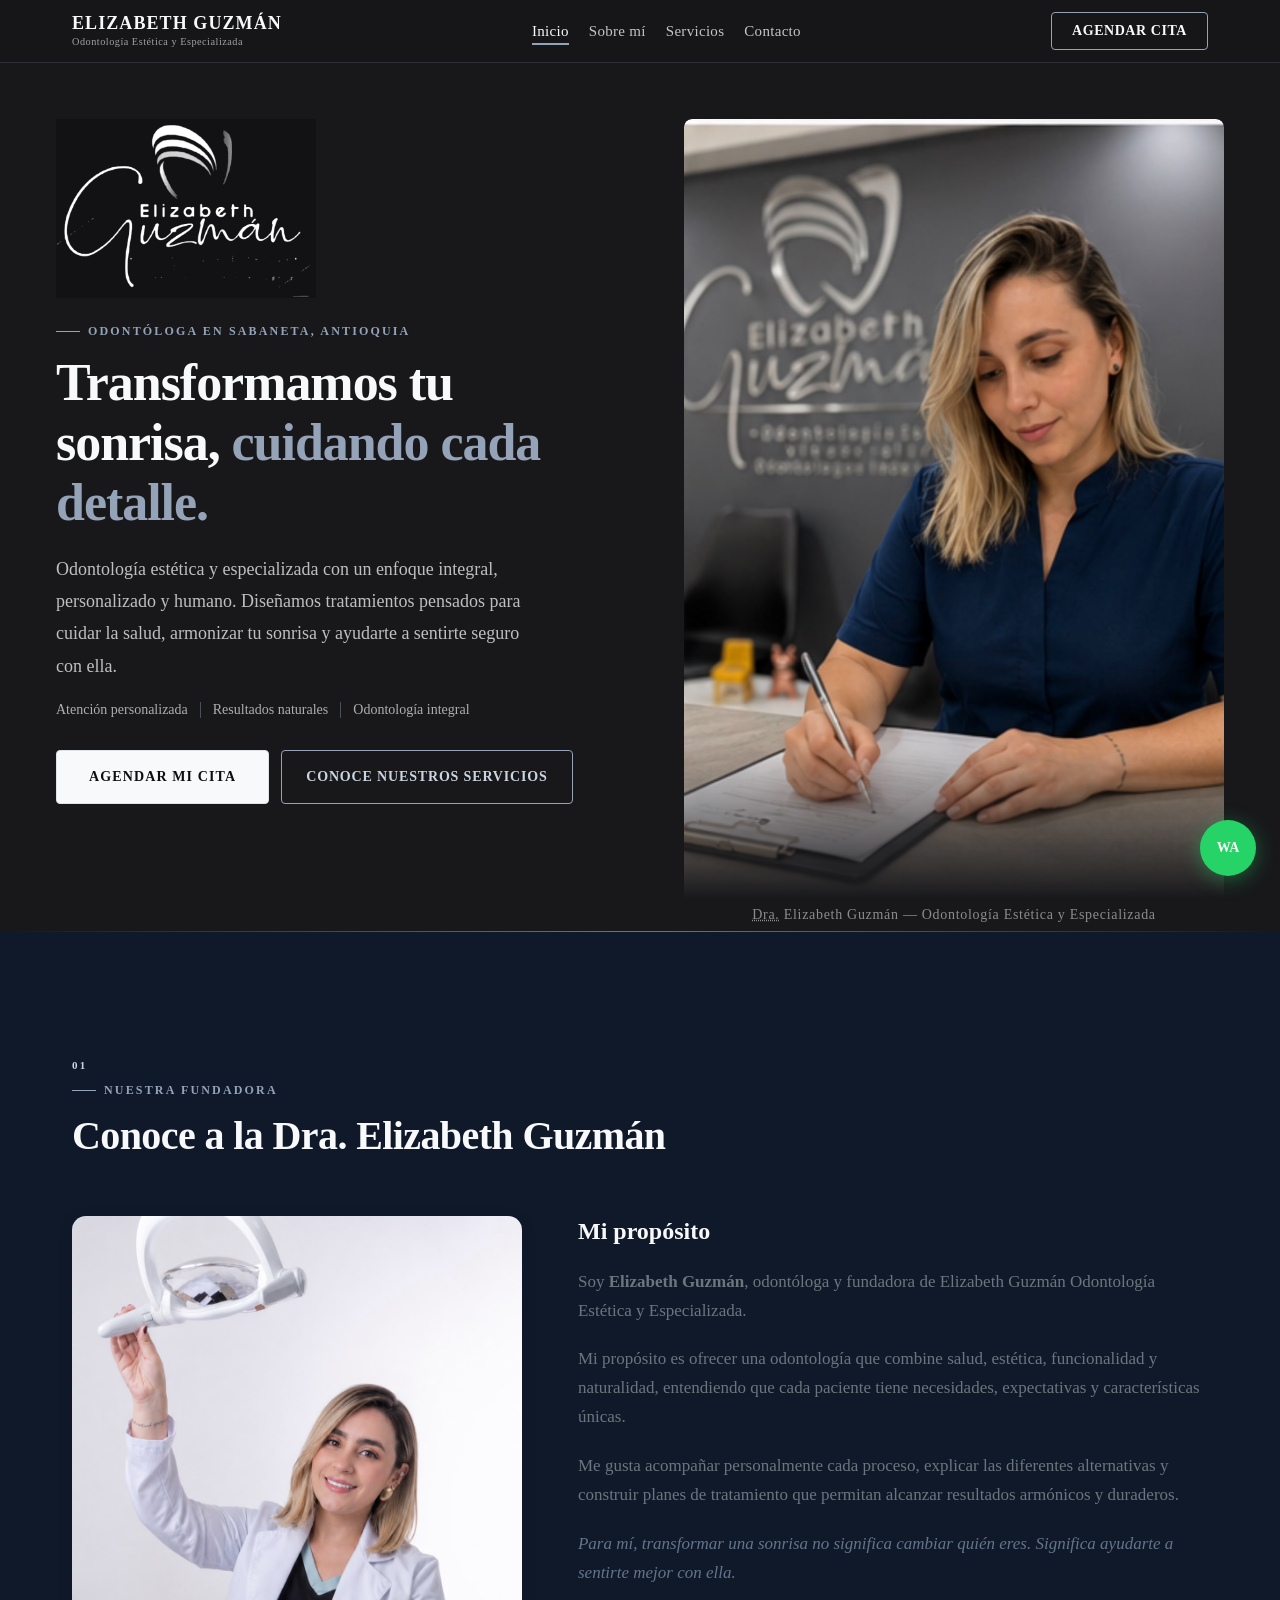
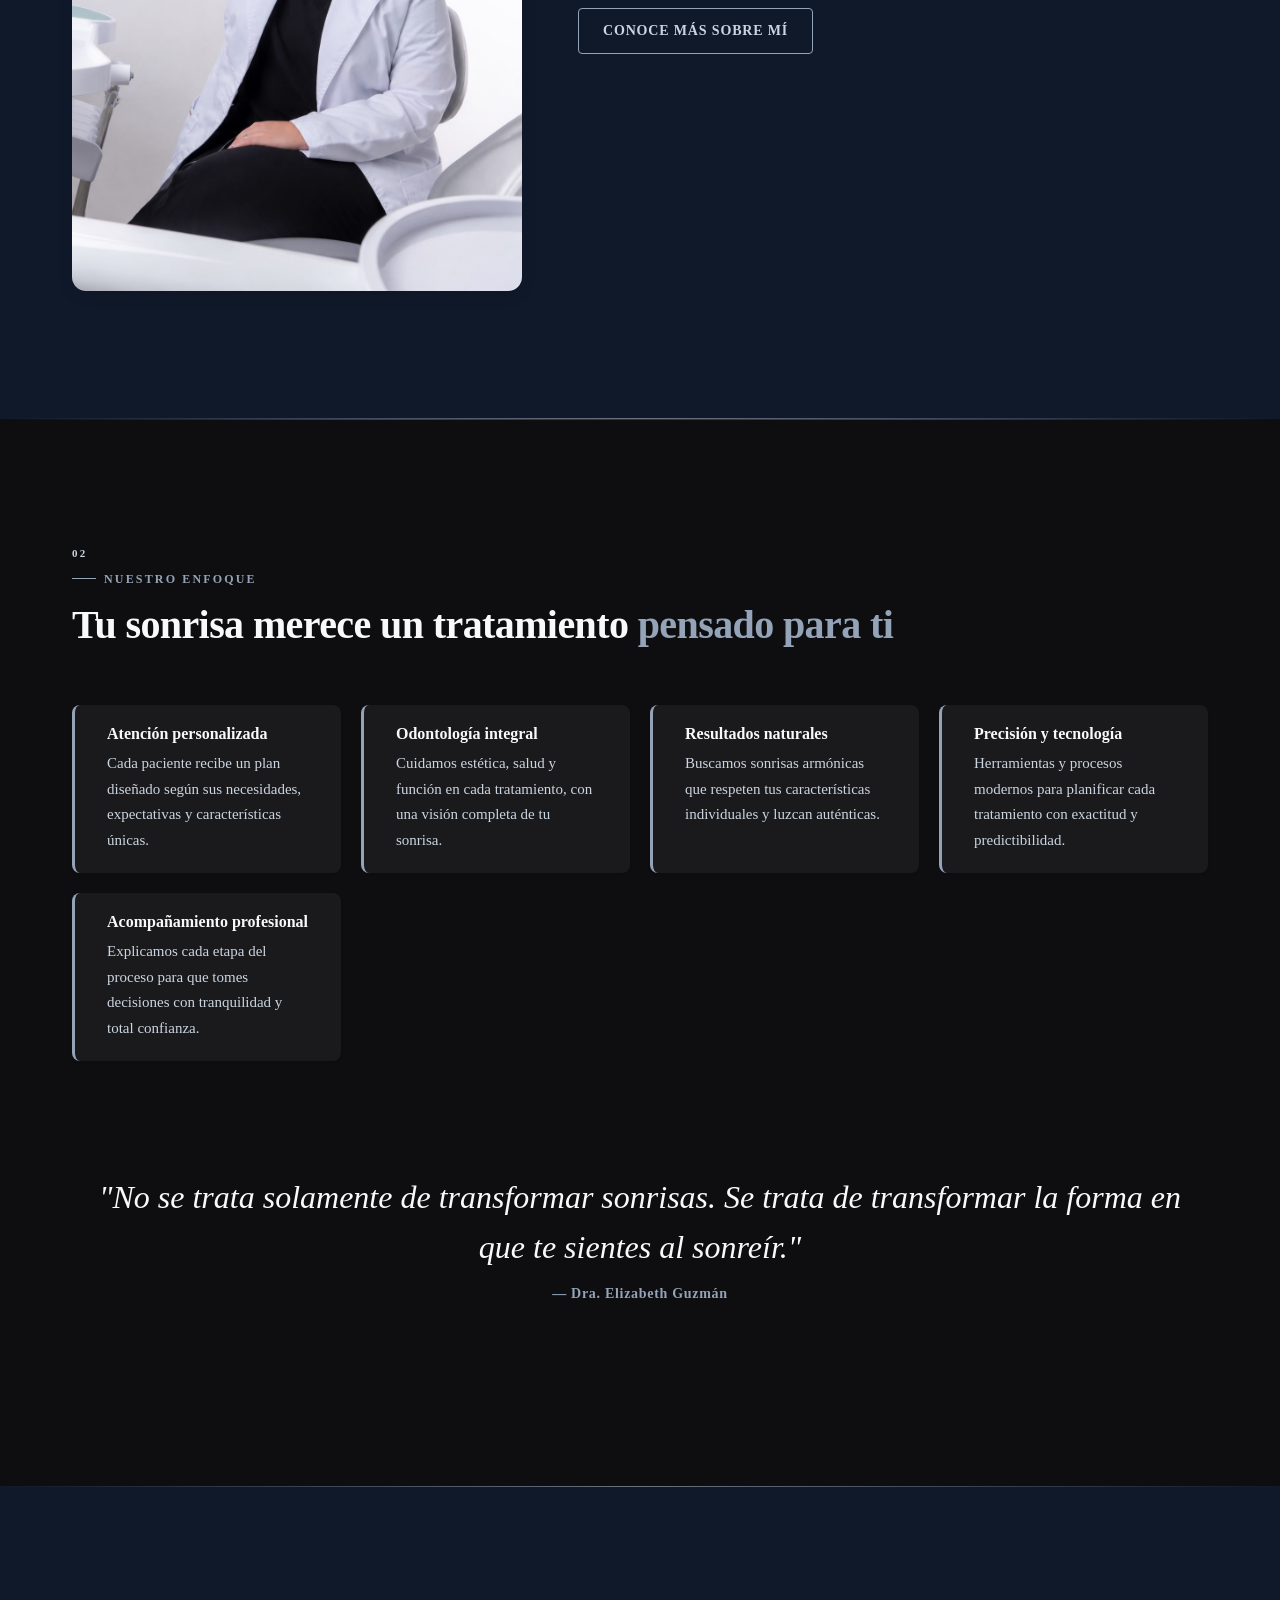
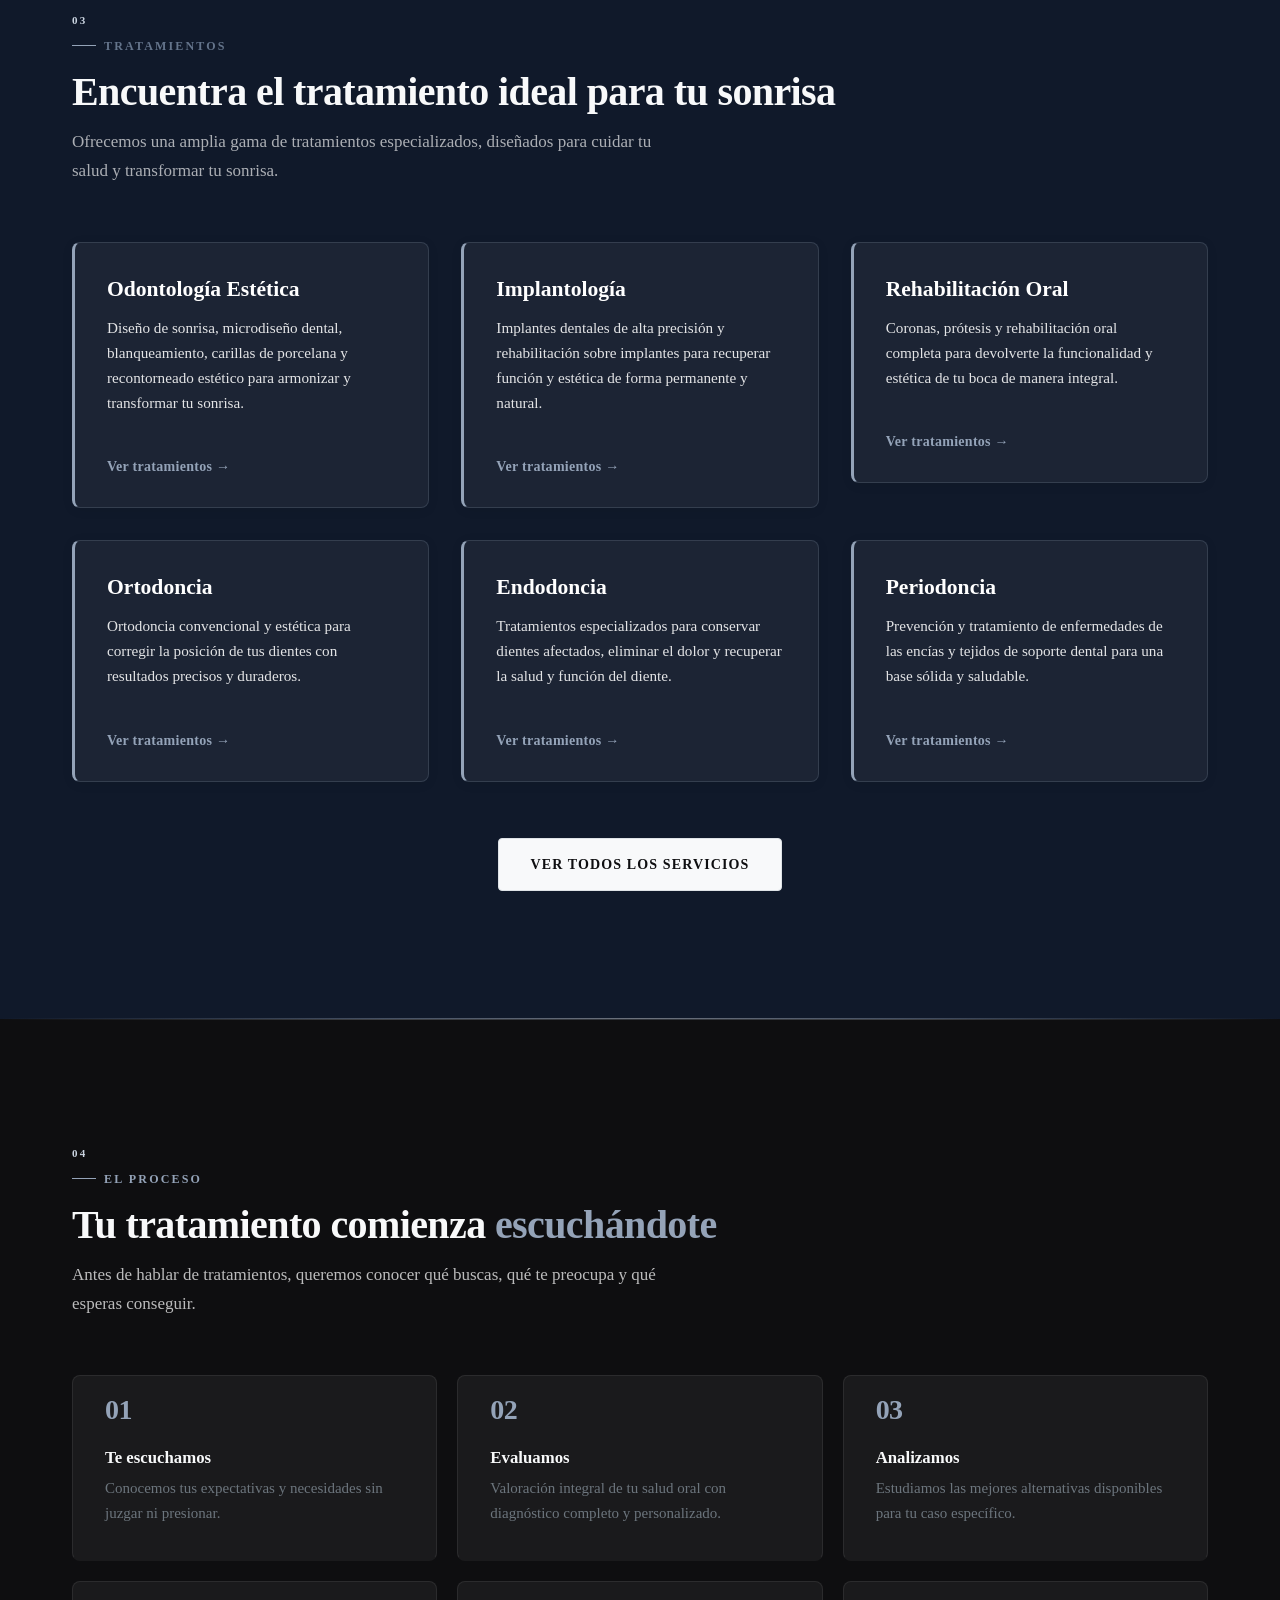
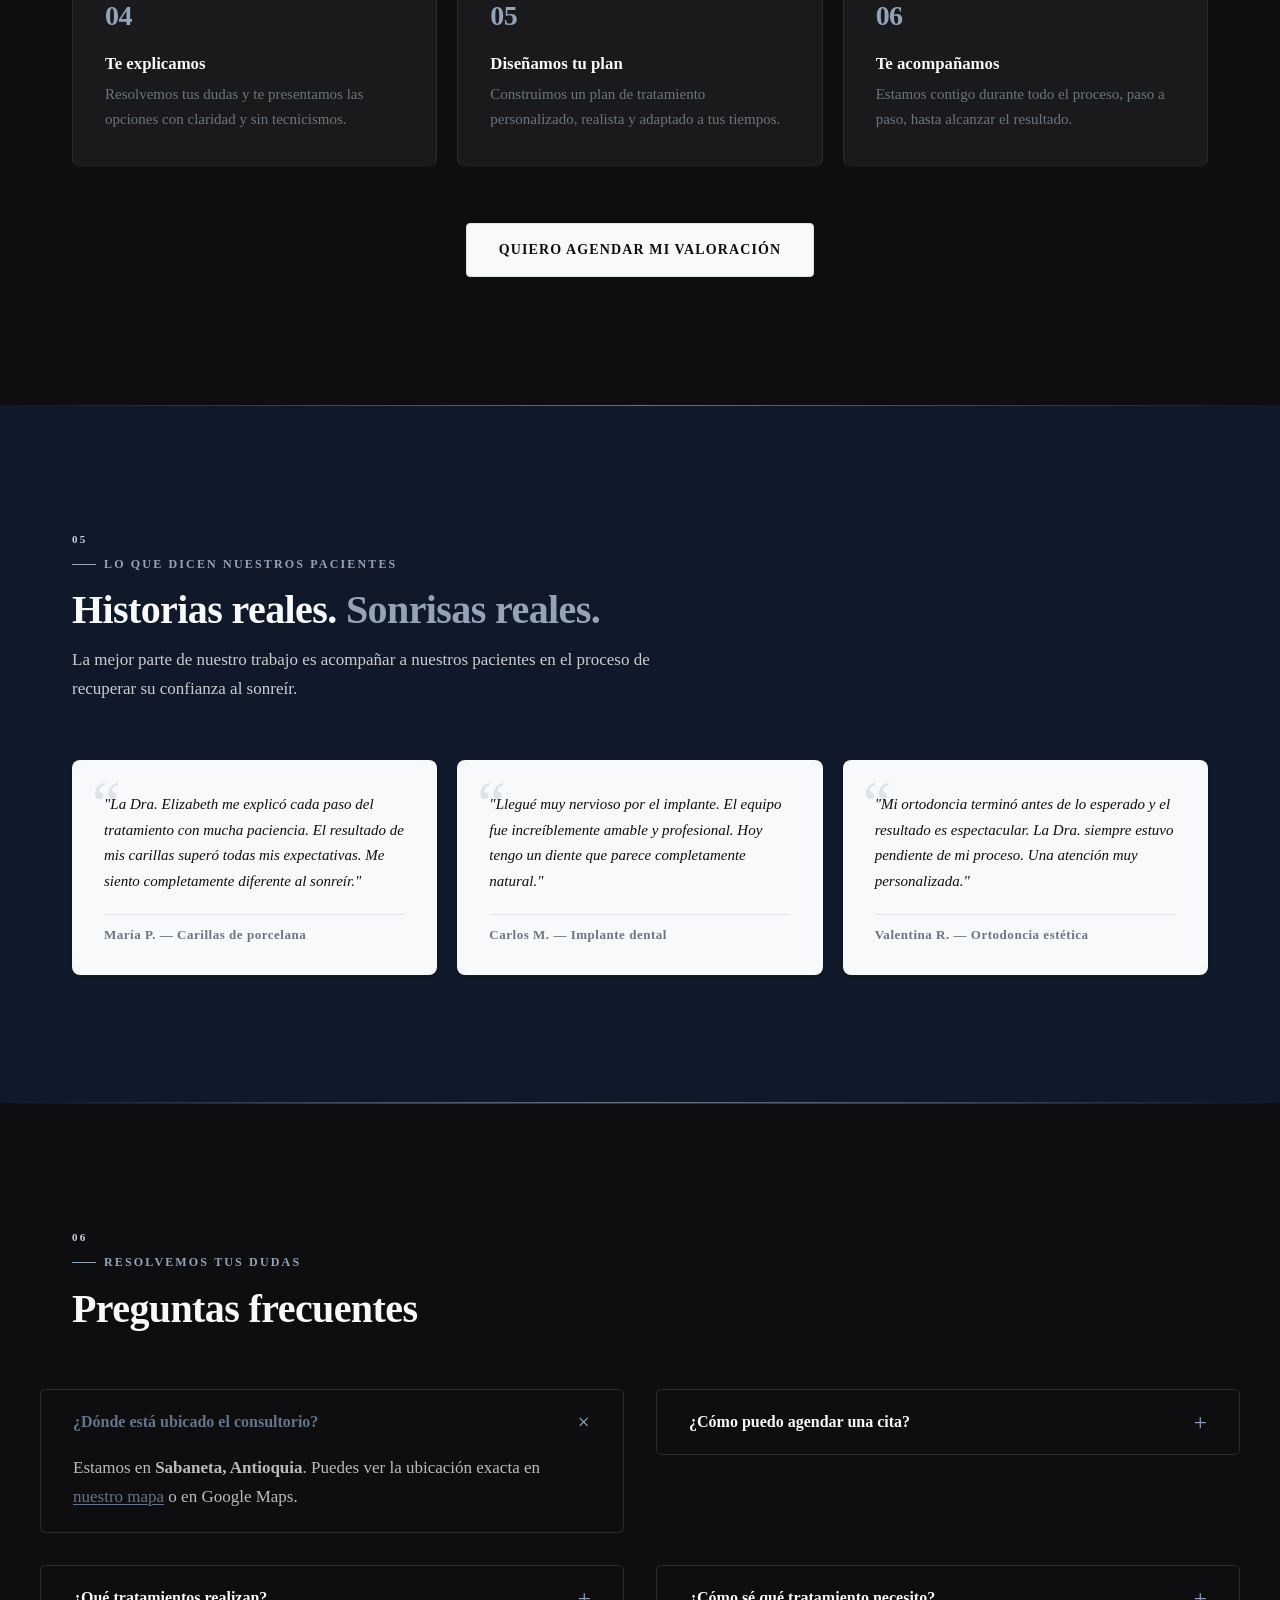
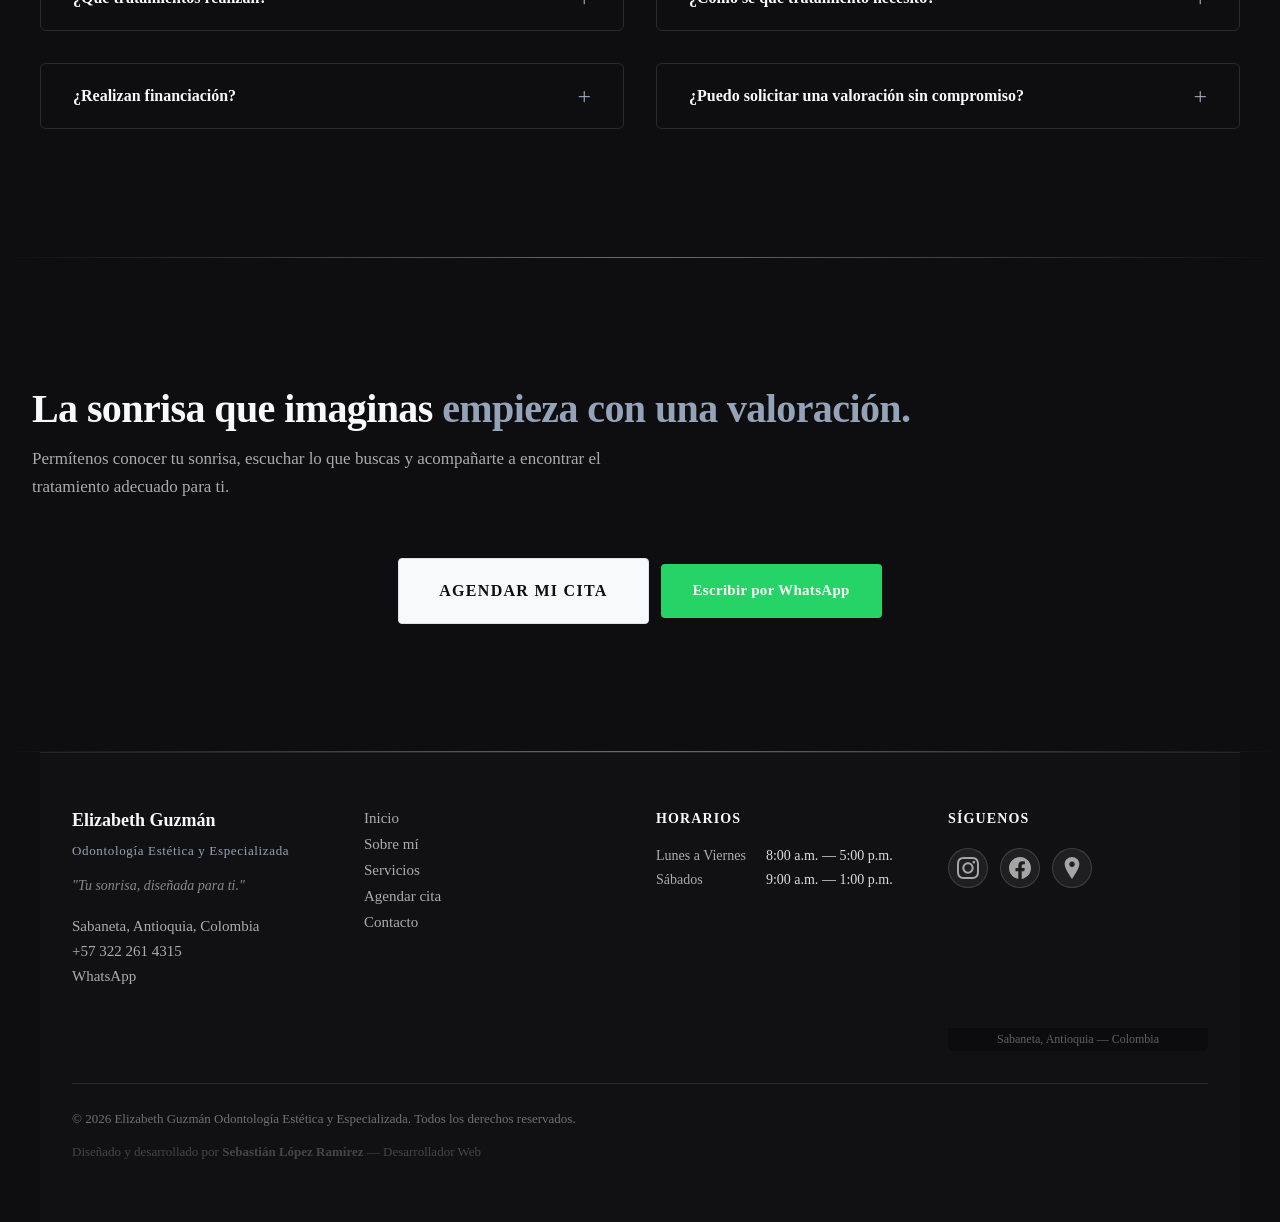
<file: index.html>
<!DOCTYPE html>
<!--
  ARCHIVO: index.html
  PROYECTO: Elizabeth Guzmán Odontología Estética y Especializada
  UBICACIÓN: Sabaneta, Antioquia, Colombia
  PROPÓSITO: Página de inicio — captar tráfico orgánico local y convertir
             visitantes en citas agendadas.
  AUTOR: Desarrollado bajo metodología semántica pura.
  FECHA: 2026-09-21
  AUDITORÍA PRE-ENTREGA:
    - grep "<div": 0 resultados
    - grep "<span": 0 resultados
    - CSS inline no justificado: 0
    - style="" en atributos: 0
-->
<html lang="es-CO">
<!--
  lang="es-CO" le indica al navegador, a Google y a los lectores de pantalla
  que el idioma es español de Colombia. Esto mejora la pronunciación en
  lectores de pantalla y ayuda al SEO regional.
-->

<head>
  <!-- ============================================
       META ESENCIALES
       Deben ser los PRIMEROS tags del head.
       charset antes de todo para evitar ataques XSS por encoding.
       viewport es obligatorio para que el diseño sea responsive.
       ============================================ -->

  <!-- charset UTF-8: soporta tildes, ñ, emojis y todos los caracteres usados en español -->
  <meta charset="UTF-8">

  <!-- viewport: sin este meta, los móviles renderizan la página como escritorio y la escalan.
       initial-scale=1.0 evita el zoom automático que daña el CLS (Core Web Vitals). -->
  <meta name="viewport" content="width=device-width, initial-scale=1.0">

  <!-- title: máximo 60 caracteres. Formato: Keyword principal | Marca | Ciudad.
       "Dentista Sabaneta" = keyword de alta intención local.
       Este título aparece en la pestaña del navegador y en los resultados de Google. -->
  <title>Dentista en Sabaneta | Dra. Elizabeth Guzmán Odontología Estética</title>

  <!-- meta description: aparece debajo del título en Google. Máximo 155 caracteres.
       Incluye: keyword local + diferenciadores + CTA.
       No mejora directamente el ranking pero sí la tasa de clic (CTR). -->
  <meta name="description"
    content="Odontóloga especializada en Sabaneta, Antioquia. Diseño de sonrisa, implantes, ortodoncia y más. Atención personalizada. Agenda tu valoración hoy.">

  <!-- robots: index = indexar esta página. follow = seguir los enlaces internos.
       Nunca pongas noindex en páginas que quieres que Google encuentre. -->
  <meta name="robots" content="index, follow">

  <!-- canonical: define la URL "oficial" de esta página.
       Evita contenido duplicado si el sitio es accesible por http y https,
       con y sin www, etc. REEMPLAZA la URL con el dominio real. -->
  <link rel="canonical" href="https://elizabethguzman.com/">

  <!-- ============================================
       OPEN GRAPH — REDES SOCIALES
       Controla cómo se ve el enlace al compartirlo en
       WhatsApp, Facebook, LinkedIn, Instagram Stories.
       Sin estos tags, las redes generan una vista fea y genérica.
       ============================================ -->
  <meta property="og:type" content="website">
  <meta property="og:locale" content="es_CO">
  <meta property="og:site_name" content="Elizabeth Guzmán Odontología">
  <meta property="og:title" content="Dra. Elizabeth Guzmán — Odontología Estética y Especializada | Sabaneta">
  <meta property="og:description"
    content="Diseño de sonrisa, implantes, ortodoncia y más. Odontóloga especializada en Sabaneta, Antioquia. Agenda tu valoración.">
  <meta property="og:url" content="https://elizabethguzman.com/">
  <!-- og:image: debe ser 1200×630px, peso <1MB, formato WebP o JPG.
       Esta es la imagen que aparece en la vista previa al compartir el enlace. -->
  <meta property="og:image" content="https://elizabethguzman.com/img/og-portada.webp">
  <meta property="og:image:width" content="1200">
  <meta property="og:image:height" content="630">
  <meta property="og:image:alt" content="Dra. Elizabeth Guzmán — Odontología Estética y Especializada en Sabaneta">

  <!-- ============================================
       TWITTER CARDS
       Controla cómo se ve el enlace en X (Twitter).
       summary_large_image: muestra la foto grande encima del texto.
       ============================================ -->
  <meta name="twitter:card" content="summary_large_image">
  <meta name="twitter:title" content="Dra. Elizabeth Guzmán — Odontología Estética y Especializada">
  <meta name="twitter:description"
    content="Diseño de sonrisa, implantes, ortodoncia. Sabaneta, Antioquia. Agenda tu valoración.">
  <meta name="twitter:image" content="https://elizabethguzman.com/img/og-portada.webp">

  <!-- ============================================
       SCHEMA.ORG JSON-LD
       Datos estructurados que Google lee directamente (no los ven los usuarios)
       para entender QUÉ es este negocio: una clínica dental local.

       BENEFICIOS SEO:
       - Alimenta el Knowledge Panel de Google (caja derecha con foto, mapa, horarios)
       - Puede generar resultados enriquecidos (rich snippets) con estrellas y FAQ
       - Mejora la visibilidad en Google Maps y Google Search Local
       - Las preguntas del FAQPage pueden aparecer directamente en los resultados

       IMPORTANTE: reemplaza todos los valores [PLACEHOLDER] con datos reales.
       ============================================ -->
  <script type="application/ld+json">
  {
    "@context": "https://schema.org",
    "@graph": [
      {
        "@type": ["Dentist", "LocalBusiness"],
        "@id": "https://elizabethguzman.com/#consultorio",
        "name": "Elizabeth Guzmán Odontología Estética y Especializada",
        "description": "Consultorio odontológico especializado en diseño de sonrisa, implantes, ortodoncia, rehabilitación oral, endodoncia y periodoncia en Sabaneta, Antioquia.",
        "url": "https://elizabethguzman.com/",
        "telephone": "+573222614315",
        "priceRange": "$$",
        "image": [
          "https://elizabethguzman.com/img/og-portada.webp",
          "https://elizabethguzman.com/img/dra-elizabeth-hero.jpeg"
        ],
        "logo": {
          "@type": "ImageObject",
          "url": "https://elizabethguzman.com/img/logo.webp"
        },
        "address": {
          "@type": "PostalAddress",
          "streetAddress": "[DIRECCION_EXACTA]",
          "addressLocality": "Sabaneta",
          "addressRegion": "Antioquia",
          "addressCountry": "CO"
        },
        "geo": {
          "@type": "GeoCoordinates",
          "latitude": "6.1513",
          "longitude": "-75.6161"
        },
        "openingHoursSpecification": [
          {
            "@type": "OpeningHoursSpecification",
            "dayOfWeek": ["Monday", "Tuesday", "Wednesday", "Thursday", "Friday"],
            "opens": "[HH:MM]",
            "closes": "[HH:MM]"
          },
          {
            "@type": "OpeningHoursSpecification",
            "dayOfWeek": "Saturday",
            "opens": "[HH:MM]",
            "closes": "[HH:MM]"
          }
        ],
        "sameAs": [
          "https://www.instagram.com/draelizabethguzman/",
          "https://share.google/rlaYavouMHnes4XAD"
        ],
        "hasMap": "https://share.google/rlaYavouMHnes4XAD",
        "medicalSpecialty": "Dentistry",
        "availableService": [
          { "@type": "MedicalProcedure", "name": "Diseño de sonrisa" },
          { "@type": "MedicalProcedure", "name": "Blanqueamiento dental" },
          { "@type": "MedicalProcedure", "name": "Carillas de porcelana" },
          { "@type": "MedicalProcedure", "name": "Implantes dentales" },
          { "@type": "MedicalProcedure", "name": "Rehabilitación oral" },
          { "@type": "MedicalProcedure", "name": "Ortodoncia" },
          { "@type": "MedicalProcedure", "name": "Endodoncia" },
          { "@type": "MedicalProcedure", "name": "Periodoncia" }
        ]
      },
      {
        "@type": "BreadcrumbList",
        "@id": "https://elizabethguzman.com/#breadcrumb",
        "itemListElement": [
          {
            "@type": "ListItem",
            "position": 1,
            "name": "Inicio",
            "item": "https://elizabethguzman.com/"
          }
        ]
      },
      {
        "@type": "FAQPage",
        "@id": "https://elizabethguzman.com/#faq",
        "mainEntity": [
          {
            "@type": "Question",
            "name": "¿Dónde está ubicado el consultorio?",
            "acceptedAnswer": {
              "@type": "Answer",
              "text": "Estamos en Sabaneta, Antioquia. Puedes ver la ubicación exacta en Google Maps."
            }
          },
          {
            "@type": "Question",
            "name": "¿Cómo puedo agendar una cita?",
            "acceptedAnswer": {
              "@type": "Answer",
              "text": "Puedes agendar tu cita por WhatsApp o usando el botón de agendamiento en nuestra página web."
            }
          },
          {
            "@type": "Question",
            "name": "¿Qué tratamientos realizan?",
            "acceptedAnswer": {
              "@type": "Answer",
              "text": "Realizamos odontología estética y especializada: diseño de sonrisa, implantes dentales, rehabilitación oral, ortodoncia convencional y estética, endodoncia y periodoncia."
            }
          },
          {
            "@type": "Question",
            "name": "¿Cómo sé qué tratamiento necesito?",
            "acceptedAnswer": {
              "@type": "Answer",
              "text": "El primer paso es una valoración inicial donde te escuchamos, evaluamos tu salud oral y te explicamos las alternativas para tu caso."
            }
          },
          {
            "@type": "Question",
            "name": "¿Realizan financiación?",
            "acceptedAnswer": {
              "@type": "Answer",
              "text": "Sí. Pregunta por las alternativas de financiación disponibles al momento de tu valoración."
            }
          },
          {
            "@type": "Question",
            "name": "¿Puedo solicitar una valoración sin compromiso?",
            "acceptedAnswer": {
              "@type": "Answer",
              "text": "Sí, comunícate con nosotros para conocer disponibilidad. Puedes escribirnos por WhatsApp o usar el formulario de agendamiento."
            }
          }
        ]
      }
    ]
  }
  </script>

  <!-- ============================================
       CSS CRÍTICO INLINE — ABOVE THE FOLD
       ═══════════════════════════════════════════
       JUSTIFICACIÓN OBLIGATORIA (Regla 2, excepción única):
       Estas reglas controlan SOLO los elementos visibles sin hacer scroll:
       el header y el hero (#inicio). Si estuvieran en styles.css, el
       navegador esperaría a descargar ese archivo ANTES de pintar la
       primera pantalla, causando:
         1. Flash of Unstyled Content (FOUC) — pantalla en blanco mientras carga
         2. LCP (Largest Contentful Paint) más lento — penaliza Core Web Vitals
         3. CLS (Cumulative Layout Shift) — el layout "salta" al aplicar estilos

       QUÉ CUBRE: variables :root, reset mínimo, body, header sticky, hero grid.
       QUÉ NO CUBRE: secciones below-the-fold (van en styles.css).
       ============================================ -->
  <style>
    /*
      CSS CRÍTICO ABOVE-THE-FOLD
      ===========================
      PROPÓSITO: Evitar FOUC mientras carga styles.css.
      Contiene SOLO lo indispensable para el primer renderizado:
      - fondo body (evita destello blanco→zinc oscuro)
      - sticky del header (sin salto de layout)
      - grid del hero (sin Cumulative Layout Shift)
      Todo lo demás vive en styles.css.
    */

    /* body: zinc-900 directo — no podemos usar var() porque :root
       se define en styles.css que aún no cargó */
    body {
      margin: 0;
      background-color: #18181b;
      -webkit-font-smoothing: antialiased;
      -moz-osx-font-smoothing: grayscale;
    }

    /* Sticky inmediato — evita salto de posición cuando carga styles.css */
    body > header {
      position: sticky;
      top: 0;
      z-index: 100;
    }

    /* Layout hero antes de que cargue styles.css — evita CLS */
    #inicio {
      min-height: 85dvh;
      background-color: #18181b;
      display: grid;
      grid-template-columns: 1fr 1fr;
      align-items: center;
      gap: 1.5rem;
      padding: 0 1.5rem;
    }

    @media (max-width: 768px) {
      #inicio {
        grid-template-columns: 1fr;
        padding: 2rem 1rem 1.5rem;
        min-height: auto;
      }
    }
  </style>

  <!-- styles.css: todo el CSS below-the-fold y general.
       Al ser un archivo externo, el navegador lo cachea entre páginas:
       solo se descarga UNA vez en toda la visita al sitio. -->
  <link rel="stylesheet" href="/css/styles.css">

  <!-- Favicon: ícono que aparece en la pestaña del navegador y marcadores.
       REEMPLAZA estos archivos con el logo real de la Dra. en los tamaños indicados. -->
  <!-- Favicon en 3 formatos: SVG (moderno, escala perfecta), WebP (compatibilidad) e ICO (legado IE/Windows) -->
  <!-- El navegador elige el primero que soporta, de arriba a abajo -->
  <link rel="icon" href="/img/favicon.svg" type="image/svg+xml">
  <link rel="icon" href="/img/favicon.webp" type="image/webp">
  <link rel="icon" href="/img/favicon.ico" sizes="any">
  <!-- apple-touch-icon: ícono al guardar en pantalla de inicio en iPhone/iPad -->
  <link rel="apple-touch-icon" href="/img/apple-touch-icon.webp">

</head>

<body>

<!-- ============================================
     BLOQUE: Header principal
     PROPÓSITO: Logo de la marca + navegación global + CTA "Agendar cita" siempre visible.
                El objetivo es que el botón de agendar esté a un clic de distancia
                desde cualquier punto de la página.
     SEMÁNTICA: <header> es el landmark de cabecera del sitio (banner).
                <nav> para la lista de enlaces de navegación.
     ACCESIBILIDAD: aria-label en <nav> la distingue del segundo <nav> en el footer.
                    Sin aria-label, los lectores de pantalla presentan "Navegación"
                    dos veces sin contexto de cuál es cuál.
     SEO: Los enlaces internos en el nav ayudan al crawler de Google a descubrir
          todas las páginas del sitio.
     ============================================ -->
<header>
  <!-- id="menu-principal" es el target del aria-controls del botón hamburguesa.
       El CSS lo usa para mostrar/ocultar el menú en mobile. -->
  <nav aria-label="Navegación principal" id="menu-principal">

    <!-- Logo tipográfico: <a> que funciona como "ir al inicio".
         Si tienes un logo en imagen, reemplaza el contenido interno con
         <picture><source srcset="logo.webp" type="image/webp">
         <img src="logo.png" alt="Elizabeth Guzmán Odontología" width="200" height="44">
         </picture>
         Por ahora usamos texto tipográfico que se ve elegante y no requiere imágenes. -->
    <a href="/" class="logo" aria-label="Elizabeth Guzmán Odontología — Volver al inicio">
      <!-- <strong> para el nombre principal: semánticamente más importante -->
      <strong>Elizabeth Guzmán</strong>
      <!-- <em> para el subtítulo: énfasis pero de menor jerarquía que <strong> -->
      <em>Odontología Estética y Especializada</em>
    </a>

    <!-- Lista de links de navegación.
         <ul>/<li> es el marcado semánticamente correcto para una lista de navegación.
         Los lectores de pantalla anuncian "lista de N elementos" antes de los links. -->
    <ul>
      <!-- aria-current="page" le indica a los lectores de pantalla qué página está activa.
           Solo una <li> debe tener este atributo, y debe cambiar en cada página. -->
      <li><a href="/" aria-current="page">Inicio</a></li>
      <li><a href="/sobre-nosotros.html">Sobre mí</a></li>
      <li><a href="/servicios.html">Servicios</a></li>
      <li><a href="/contacto.html">Contacto</a></li>
    </ul>

    <!-- CTA en el header: siempre visible en desktop.
         Es <a> (no <button>) porque navega a una nueva página, no ejecuta JS local. -->
    <a href="/agendar.html" class="cta-header">Agendar cita</a>

    <!-- Botón hamburguesa para móvil.
         aria-controls="menu-principal": vincula este botón con el menú que controla.
         aria-expanded="false": indica que el menú está cerrado al cargar.
         El JS en /js/nav.js actualiza aria-expanded cuando el usuario hace clic.
         Las 3 líneas del ícono las dibuja CSS con ::before, ::after y el elemento mismo. -->
    <button
      class="nav-toggle"
      aria-controls="menu-principal"
      aria-expanded="false"
      aria-label="Abrir menú de navegación">
    </button>

  </nav>
</header>


<!-- ============================================
     BLOQUE: Contenido principal
     PROPÓSITO: Contenedor de todo el contenido de la página.
     SEMÁNTICA: <main> es un landmark único por página. Google y los
                lectores de pantalla pueden saltar directamente a él.
                Solo puede haber UN <main> por página.
     ACCESIBILIDAD: id="contenido" permite implementar un "Skip to content"
                    link (enlace para saltar al contenido) para teclado.
     ============================================ -->
<main id="contenido">


  <!-- ============================================
       BLOQUE: Hero — Primera pantalla
       PROPÓSITO: Primera impresión. En 3 segundos el visitante debe
                  entender: quién es, qué hace, dónde está, cómo contactarla.
       SEMÁNTICA: <section> con aria-labelledby que apunta al <h1>.
                  <article> para el bloque de texto (contenido autocontenido).
                  <figure> para la foto de la Dra.
       SEO: El <h1> es el título más importante de la página para Google.
            Solo debe haber UN <h1> por página.
            Contiene keywords: "odontología", "Sabaneta", "sonrisa".
       ============================================ -->
  <section id="inicio" aria-labelledby="hero-titulo">

    <!-- Contenido textual del hero — lado izquierdo en desktop, arriba en móvil -->
    <article>

      <!-- Logo del consultorio: va encima del kicker y del H1 en el hero.
           <figure>: elemento semántico correcto para imágenes con significado
           propio dentro del contenido (no decorativa, sino identificativa).
           Sin <figcaption> porque el alt ya describe el logo suficientemente.
           
           SEO: el logo NO lleva loading="lazy" porque es above-the-fold
           (la primera imagen que el navegador debe renderizar = LCP candidato).
           width/height: evitan el layout shift (CLS) al cargar la imagen.
           
           ACCESIBILIDAD: alt describe la identidad de la marca, no solo "logo". -->
      <figure class="hero-logo">
        <img
          src="/img/logo-fondo-oscuro.png"
          alt="Elizabeth Guzmán — Odontología Estética y Especializada"
          width="280"
          height="120"
        >
      </figure>

      <!-- Kicker: texto pequeño arriba del h1 que da contexto geográfico.
           Refuerza el keyword local "Sabaneta, Antioquia" para SEO. -->
      <p class="kicker">Odontóloga en Sabaneta, Antioquia</p>

      <!-- H1: el único en la página. Contiene la keyword de conversión principal.
           <mark> resalta semánticamente la parte más importante de la frase.
           En CSS lo estilizaremos con el color dorado, no con el fondo amarillo por defecto. -->
      <h1 id="hero-titulo">Transformamos tu sonrisa, <mark>cuidando cada detalle.</mark></h1>

      <!-- Párrafo descriptivo: refuerza keywords secundarios.
           "odontología estética", "tratamientos personalizados", "salud oral" -->
      <p class="hero-descripcion">
        Odontología estética y especializada con un enfoque integral, personalizado
        y humano. Diseñamos tratamientos pensados para cuidar la salud, armonizar
        tu sonrisa y ayudarte a sentirte seguro con ella.
      </p>

      <!-- Badges de confianza: lista de atributos diferenciales.
           <ul> porque son items sin orden de prioridad entre sí.
           aria-label describe el propósito de la lista para lectores de pantalla. -->
      <ul class="badges-confianza" aria-label="Diferenciadores del consultorio">
        <li>Atención personalizada</li>
        <li>Resultados naturales</li>
        <li>Odontología integral</li>
      </ul>

      <!-- Grupo de CTAs: <p> agrupa los dos botones como un párrafo de acción.
           No usamos <div> para este grupo; <p> es semánticamente válido aquí
           porque estamos en contexto de flujo de texto dentro de <article>. -->
      <p class="grupo-cta">
        <!-- CTA primario: acción de conversión principal (agendar). -->
        <a href="/agendar.html" class="cta-primario">Agendar mi cita</a>
        <!-- CTA secundario: para quienes quieren conocer más antes de agendar. -->
        <a href="/servicios.html" class="cta-secundario">Conoce nuestros servicios</a>
      </p>

    </article>

    <!-- Foto principal de la Dra. Elizabeth — lado derecho en desktop, abajo en móvil.
         <figure> es el contenedor semántico correcto para una imagen con leyenda.
         Siempre se usa junto a <figcaption> para dar contexto. -->
    <figure class="hero-figura">

      <!-- <picture>: permite ofrecer múltiples formatos de imagen.
           El navegador descarga solo el primer formato que soporta.
           BENEFICIO SEO/PERFORMANCE: WebP pesa 30-50% menos que JPEG,
           lo que reduce el tiempo de carga y mejora el LCP. -->
      <picture>
        <!-- WebP: formato moderno. Compatible con todos los navegadores actuales. -->
        <source srcset="/img/dra-elizabeth-hero.jpeg" type="image/jpeg">
        <!-- JPEG: fallback para navegadores muy antiguos (iOS <14, Edge <18).
             En la práctica (<2% del tráfico), pero es buena práctica incluirlo. -->
        <img
          src="/img/dra-elizabeth-hero.jpeg"
          alt="Dra. Elizabeth Guzmán, odontóloga estética en Sabaneta, Antioquia, de pie en su consultorio con expresión cálida y profesional"
          width="580"
          height="720"
          fetchpriority="high">
          <!-- fetchpriority="high": le dice al navegador que descargue esta imagen
               ANTES que otros recursos de menor prioridad.
               Por qué: esta foto es probablemente el LCP (elemento más grande
               de la primera pantalla). Optimizarla mejora directamente el score
               de Core Web Vitals en Google Search Console. -->
      </picture>

      <!-- <figcaption>: leyenda visible de la imagen. Google la indexa como
           texto descriptivo asociado a la foto. Útil para imagen SEO. -->
      <figcaption>
        <abbr title="Odontóloga">Dra.</abbr> Elizabeth Guzmán —
        Odontología Estética y Especializada
      </figcaption>

    </figure>

  </section>
  <!-- FIN: Hero -->


  <!-- ============================================
       BLOQUE: Sobre mí
       PROPÓSITO: Humanizar la marca. Antes de vender servicios, la Dra.
                  se presenta y construye confianza personal con el visitante.
                  Seguimos el recorrido del PDF: ME CONOCE → CONFÍA EN MÍ.
       SEMÁNTICA: <section> para agrupación temática.
                  <article> para el perfil de la Dra. (contenido autocontenido,
                  podría publicarse solo en otra página).
       SEO: Menciona "Elizabeth Guzmán", "odontóloga", "Sabaneta" —
            refuerza el SEO de nombre propio (branded search).
       ============================================ -->
  <section id="sobre-mi" aria-labelledby="sobre-mi-titulo">

    <header class="seccion-header">
      <p class="kicker">Nuestra fundadora</p>
      <h2 id="sobre-mi-titulo">Conoce a la Dra. Elizabeth Guzmán</h2>
    </header>

    <!-- <article>: el perfil profesional es contenido autocontenido.
         Podría existir de forma independiente (en una tarjeta, en Google, etc.) -->
    <article class="perfil-doctora">

      <!-- Foto de perfil: <figure> + <picture> + lazy loading -->
      <figure class="foto-perfil">
        <picture>
          <source srcset="/img/dra-elizabeth-perfil.jpeg" type="image/jpeg">
          <img
            src="/img/dra-elizabeth-perfil.jpeg"
            alt="Dra. Elizabeth Guzmán, fundadora del consultorio, sonriendo con su bata blanca"
            width="460"
            height="580"
            loading="lazy">
            <!-- loading="lazy": el navegador solo descarga esta imagen cuando el usuario
                 está cerca de ella en el scroll. Reduce el peso inicial de la página. -->
        </picture>
      </figure>

      <!-- Texto biográfico de la Dra.: sección anidada dentro del article -->
      <section aria-labelledby="bio-titulo" class="bio-texto">
        <h3 id="bio-titulo">Mi propósito</h3>

        <p>
          Soy <strong>Elizabeth Guzmán</strong>, odontóloga y fundadora de
          Elizabeth Guzmán Odontología Estética y Especializada.
        </p>
        <p>
          Mi propósito es ofrecer una odontología que combine salud, estética,
          funcionalidad y naturalidad, entendiendo que cada paciente tiene
          necesidades, expectativas y características únicas.
        </p>
        <p>
          Me gusta acompañar personalmente cada proceso, explicar las diferentes
          alternativas y construir planes de tratamiento que permitan alcanzar
          resultados armónicos y duraderos.
        </p>
        <!-- <em> para énfasis real: esta frase resume la filosofía de la Dra. -->
        <p>
          <em>Para mí, transformar una sonrisa no significa cambiar quién eres.
          Significa ayudarte a sentirte mejor con ella.</em>
        </p>

        <a href="/sobre-nosotros.html" class="cta-secundario">Conoce más sobre mí</a>

      </section>

    </article>

  </section>
  <!-- FIN: Sobre mí -->


  <!-- ============================================
       BLOQUE: ¿Por qué elegirnos?
       PROPÓSITO: Lista de diferenciadores. Convencer al visitante de que
                  este consultorio es la mejor opción en Sabaneta.
                  Recorrido del PDF: CONFÍA EN MÍ → ENTIENDE LO QUE HAGO.
       SEMÁNTICA: <section> + <ul>/<li> para la lista.
                  <blockquote> para la frase de marca.
       SEO: Keywords informacionales: "atención personalizada dentista",
            "odontología integral", "resultados naturales".
       ============================================ -->
  <section id="por-que-elegirnos" aria-labelledby="porque-titulo">

    <header class="seccion-header">
      <p class="kicker">Nuestro enfoque</p>
      <h2 id="porque-titulo">Tu sonrisa merece un tratamiento <mark>pensado para ti</mark></h2>
    </header>

    <!-- <ul>: lista de diferenciadores sin orden de prioridad.
         En CSS le aplicamos grid directamente a esta <ul> sin necesitar un <div> envolvente. -->
    <ul class="lista-diferenciadores" aria-label="Razones para elegirnos">

      <li>
        <!-- <strong>: título del diferenciador con énfasis semántico -->
        <strong>Atención personalizada</strong>
        <p>Cada paciente recibe un plan diseñado según sus necesidades, expectativas y características únicas.</p>
      </li>

      <li>
        <strong>Odontología integral</strong>
        <p>Cuidamos estética, salud y función en cada tratamiento, con una visión completa de tu sonrisa.</p>
      </li>

      <li>
        <strong>Resultados naturales</strong>
        <p>Buscamos sonrisas armónicas que respeten tus características individuales y luzcan auténticas.</p>
      </li>

      <li>
        <strong>Precisión y tecnología</strong>
        <p>Herramientas y procesos modernos para planificar cada tratamiento con exactitud y predictibilidad.</p>
      </li>

      <li>
        <strong>Acompañamiento profesional</strong>
        <p>Explicamos cada etapa del proceso para que tomes decisiones con tranquilidad y total confianza.</p>
      </li>

    </ul>

    <!-- <blockquote>: cita textual de la Dra. Esta es su frase de marca.
         <cite>: indica quién dijo la frase. Google la indexa como cita atribuida. -->
    <blockquote class="frase-marca">
      <p>
        "No se trata solamente de transformar sonrisas.
        Se trata de transformar la forma en que te sientes al sonreír."
      </p>
      <cite>— Dra. Elizabeth Guzmán</cite>
    </blockquote>

  </section>
  <!-- FIN: Por qué elegirnos -->


  <!-- ============================================
       BLOQUE: Servicios
       PROPÓSITO: Mostrar todos los tratamientos. Cada uno en su propio
                  <article> porque son unidades de contenido independientes.
                  Recorrido del PDF: ENTIENDE LO QUE HAGO → VE RESULTADOS.
       SEMÁNTICA: <section> + <ul> + <article> por cada servicio.
       SEO: Cada <h3> contiene una keyword de tratamiento:
            "diseño de sonrisa Sabaneta", "implantes dentales Antioquia", etc.
            Google puede rankear cada servicio individualmente.
       ============================================ -->
  <section id="servicios" aria-labelledby="servicios-titulo">

    <header class="seccion-header">
      <p class="kicker">Tratamientos</p>
      <h2 id="servicios-titulo">Encuentra el tratamiento ideal para tu sonrisa</h2>
      <p class="seccion-descripcion">
        Ofrecemos una amplia gama de tratamientos especializados,
        diseñados para cuidar tu salud y transformar tu sonrisa.
      </p>
    </header>

    <!-- <ul> grid de servicios: aplicamos CSS Grid directamente sobre esta <ul>.
         No necesitamos un <div> envolvente porque Grid funciona sobre cualquier elemento. -->
    <ul class="grid-servicios" aria-label="Servicios del consultorio">

      <li>
        <article class="tarjeta-servicio">
          <h3>Odontología Estética</h3>
          <p>
            Diseño de sonrisa, microdiseño dental, blanqueamiento, carillas de
            porcelana y recontorneado estético para armonizar y transformar tu sonrisa.
          </p>
          <!-- aria-label en el link porque el texto "Ver tratamientos →" es genérico.
               Sin aria-label, el lector de pantalla diría "Ver tratamientos" 6 veces
               sin que el usuario sepa a qué tratamiento corresponde cada uno. -->
          <a href="/servicios.html#estetica" class="link-servicio"
             aria-label="Ver más sobre Odontología Estética">Ver tratamientos →</a>
        </article>
      </li>

      <li>
        <article class="tarjeta-servicio">
          <h3>Implantología</h3>
          <p>
            Implantes dentales de alta precisión y rehabilitación sobre implantes
            para recuperar función y estética de forma permanente y natural.
          </p>
          <a href="/servicios.html#implantes" class="link-servicio"
             aria-label="Ver más sobre Implantología">Ver tratamientos →</a>
        </article>
      </li>

      <li>
        <article class="tarjeta-servicio">
          <h3>Rehabilitación Oral</h3>
          <p>
            Coronas, prótesis y rehabilitación oral completa para devolverte
            la funcionalidad y estética de tu boca de manera integral.
          </p>
          <a href="/servicios.html#rehabilitacion" class="link-servicio"
             aria-label="Ver más sobre Rehabilitación Oral">Ver tratamientos →</a>
        </article>
      </li>

      <li>
        <article class="tarjeta-servicio">
          <h3>Ortodoncia</h3>
          <p>
            Ortodoncia convencional y estética para corregir la posición
            de tus dientes con resultados precisos y duraderos.
          </p>
          <a href="/servicios.html#ortodoncia" class="link-servicio"
             aria-label="Ver más sobre Ortodoncia">Ver tratamientos →</a>
        </article>
      </li>

      <li>
        <article class="tarjeta-servicio">
          <h3>Endodoncia</h3>
          <p>
            Tratamientos especializados para conservar dientes afectados,
            eliminar el dolor y recuperar la salud y función del diente.
          </p>
          <a href="/servicios.html#endodoncia" class="link-servicio"
             aria-label="Ver más sobre Endodoncia">Ver tratamientos →</a>
        </article>
      </li>

      <li>
        <article class="tarjeta-servicio">
          <h3>Periodoncia</h3>
          <p>
            Prevención y tratamiento de enfermedades de las encías y tejidos
            de soporte dental para una base sólida y saludable.
          </p>
          <a href="/servicios.html#periodoncia" class="link-servicio"
             aria-label="Ver más sobre Periodoncia">Ver tratamientos →</a>
        </article>
      </li>

    </ul>

    <p class="seccion-cta">
      <a href="/servicios.html" class="cta-primario">Ver todos los servicios</a>
    </p>

  </section>
  <!-- FIN: Servicios -->


  <!-- ============================================
       BLOQUE: Tu primera consulta — Proceso paso a paso
       PROPÓSITO: Reducir la fricción del primer contacto. Muchos pacientes
                  no llaman porque no saben qué va a pasar. Explicar el
                  proceso los tranquiliza y aumenta la tasa de conversión.
       SEMÁNTICA: <section> + <ol> porque los pasos SÍ tienen orden secuencial.
       SEO: Contenido educativo que puede capturar búsquedas como
            "qué pasa en la primera cita al dentista".
       ============================================ -->
  <section id="primera-consulta" aria-labelledby="consulta-titulo">

    <header class="seccion-header">
      <p class="kicker">El proceso</p>
      <h2 id="consulta-titulo">Tu tratamiento comienza <mark>escuchándote</mark></h2>
      <p class="seccion-descripcion">
        Antes de hablar de tratamientos, queremos conocer qué buscas,
        qué te preocupa y qué esperas conseguir.
      </p>
    </header>

    <!-- <ol>: lista ordenada porque los pasos son secuenciales.
         CSS dibuja los números con counter(lista-proceso) sobre ::before,
         permitiendo estilizar los números sin elementos adicionales. -->
    <ol class="lista-proceso" aria-label="Pasos de la primera consulta">

      <li>
        <strong>Te escuchamos</strong>
        <p>Conocemos tus expectativas y necesidades sin juzgar ni presionar.</p>
      </li>
      <li>
        <strong>Evaluamos</strong>
        <p>Valoración integral de tu salud oral con diagnóstico completo y personalizado.</p>
      </li>
      <li>
        <strong>Analizamos</strong>
        <p>Estudiamos las mejores alternativas disponibles para tu caso específico.</p>
      </li>
      <li>
        <strong>Te explicamos</strong>
        <p>Resolvemos tus dudas y te presentamos las opciones con claridad y sin tecnicismos.</p>
      </li>
      <li>
        <strong>Diseñamos tu plan</strong>
        <p>Construimos un plan de tratamiento personalizado, realista y adaptado a tus tiempos.</p>
      </li>
      <li>
        <strong>Te acompañamos</strong>
        <p>Estamos contigo durante todo el proceso, paso a paso, hasta alcanzar el resultado.</p>
      </li>

    </ol>

    <p class="seccion-cta">
      <a href="/agendar.html" class="cta-primario">Quiero agendar mi valoración</a>
    </p>

  </section>
  <!-- FIN: Primera consulta -->


  <!-- ============================================
       BLOQUE: Testimonios
       PROPÓSITO: Prueba social. Es el factor más determinante en la
                  decisión de un nuevo paciente. Recorrido: VE RESULTADOS.
       SEMÁNTICA: <blockquote> + <cite> para citas textuales de personas reales.
                  Nunca usar <div> o <p> genéricos para testimonios.
       SEO: El texto de los testimonios contiene keywords naturales.
            Google valora el contenido generado por usuarios (UGC).
       IMPORTANTE: Reemplaza los textos placeholder con testimonios
                   reales firmados digitalmente por los pacientes.
       ============================================ -->
  <section id="testimonios" aria-labelledby="testimonios-titulo">

    <header class="seccion-header">
      <p class="kicker">Lo que dicen nuestros pacientes</p>
      <h2 id="testimonios-titulo">Historias reales. <mark>Sonrisas reales.</mark></h2>
      <p class="seccion-descripcion">
        La mejor parte de nuestro trabajo es acompañar a nuestros pacientes
        en el proceso de recuperar su confianza al sonreír.
      </p>
    </header>

    <!-- <ul> de testimonios: lista sin orden (todos tienen igual peso) -->
    <ul class="lista-testimonios" aria-label="Testimonios de pacientes">

      <li>
        <!-- <blockquote>: marcado semántico estándar para citas textuales de terceros.
             Es el único elemento HTML correcto para esto; no <div> ni <p>. -->
        <blockquote class="testimonio">
          <p>
            "La Dra. Elizabeth me explicó cada paso del tratamiento con mucha paciencia.
            El resultado de mis carillas superó todas mis expectativas.
            Me siento completamente diferente al sonreír."
          </p>
          <!-- <footer> dentro de <blockquote>: la fuente de la cita.
               <cite>: el nombre del autor. Esto es semánticamente preciso. -->
          <footer>
            <cite>María P. — Carillas de porcelana</cite>
          </footer>
        </blockquote>
      </li>

      <li>
        <blockquote class="testimonio">
          <p>
            "Llegué muy nervioso por el implante. El equipo fue increíblemente
            amable y profesional. Hoy tengo un diente que parece completamente natural."
          </p>
          <footer>
            <cite>Carlos M. — Implante dental</cite>
          </footer>
        </blockquote>
      </li>

      <li>
        <blockquote class="testimonio">
          <p>
            "Mi ortodoncia terminó antes de lo esperado y el resultado es espectacular.
            La Dra. siempre estuvo pendiente de mi proceso. Una atención muy personalizada."
          </p>
          <footer>
            <cite>Valentina R. — Ortodoncia estética</cite>
          </footer>
        </blockquote>
      </li>

    </ul>

  </section>
  <!-- FIN: Testimonios -->


  <!-- ============================================
       BLOQUE: Preguntas frecuentes (FAQ)
       PROPÓSITO: Resolver objeciones antes de que el paciente llame.
                  Recorrido: RESUELVE SUS DUDAS → ME ESCRIBE → AGENDA.
       SEMÁNTICA: <details>/<summary> = acordeón nativo del navegador.
                  Sin JavaScript. Accesible por teclado (Enter/Espacio). 
                  El atributo name="faq" hace que solo uno esté abierto a la vez.
       SEO: Las preguntas alimentan el Schema FAQPage del JSON-LD del <head>.
            Google puede mostrarlas como Featured Snippets (resultados enriquecidos).
       ============================================ -->
  <section id="preguntas-frecuentes" aria-labelledby="faq-titulo">

    <header class="seccion-header">
      <p class="kicker">Resolvemos tus dudas</p>
      <h2 id="faq-titulo">Preguntas frecuentes</h2>
    </header>

    <!-- <ol class="lista-faq">: lista semántica de preguntas frecuentes.
         CSS Grid de 2 columnas se aplica sobre este <ol> directamente,
         sin necesitar ningún <div> envolvente. -->
    <ol class="lista-faq">

      <li>
        <details name="faq" open>
          <summary>¿Dónde está ubicado el consultorio?</summary>
          <p>Estamos en <strong>Sabaneta, Antioquia</strong>.
            Puedes ver la ubicación exacta en
            <a href="/contacto.html" aria-label="Ver mapa de ubicación del consultorio">nuestro mapa</a>
            o en Google Maps.
          </p>
        </details>
      </li>

      <li>
        <details name="faq">
          <summary>¿Cómo puedo agendar una cita?</summary>
          <p>Puedes agendar a través de nuestro
            <a href="/agendar.html">formulario de agendamiento</a>
            o escribiéndonos directamente por
            <a href="https://wa.me/573222614315"
               target="_blank"
               rel="noopener noreferrer">WhatsApp</a>.
          </p>
        </details>
      </li>

      <li>
        <details name="faq">
          <summary>¿Qué tratamientos realizan?</summary>
          <p>
            Ofrecemos <strong>odontología estética y especializada</strong>:
            diseño de sonrisa, blanqueamiento, carillas, implantes dentales,
            rehabilitación oral, ortodoncia convencional y estética, endodoncia y periodoncia.
          </p>
        </details>
      </li>

      <li>
        <details name="faq">
          <summary>¿Cómo sé qué tratamiento necesito?</summary>
          <p>
            El primer paso es una <strong>valoración inicial</strong> donde te escuchamos,
            evaluamos tu salud oral y te explicamos con claridad las alternativas para tu caso.
            Sin presiones.
          </p>
        </details>
      </li>

      <li>
        <details name="faq">
          <summary>¿Realizan financiación?</summary>
          <p>
            Sí. Contamos con alternativas de financiación.
            Pregunta por las opciones disponibles al momento de tu valoración.
          </p>
        </details>
      </li>

      <li>
        <details name="faq">
          <summary>¿Puedo solicitar una valoración sin compromiso?</summary>
          <p>
            Por supuesto. Comunícate con nosotros por
            <a href="/agendar.html">este formulario</a>
            o por WhatsApp para conocer la disponibilidad.
            La valoración inicial te permitirá conocer el consultorio y resolver todas tus dudas.
          </p>
        </details>
      </li>

    </ol>

  </section>
  <!-- FIN: FAQ -->


  <!-- ============================================
       BLOQUE: CTA final
       PROPÓSITO: Última llamada a la acción. Para quienes llegaron hasta el
                  final de la página leyendo (alta intención de conversión).
                  Recorrido: ME ESCRIBE → AGENDA.
       SEMÁNTICA: <section> con <p> para el grupo de botones.
       SEO: Refuerza keywords de conversión en el texto de la sección.
       ============================================ -->
  <section id="cta-final" aria-labelledby="cta-titulo">

    <header class="seccion-header">
      <h2 id="cta-titulo">La sonrisa que imaginas <mark>empieza con una valoración.</mark></h2>
      <p class="seccion-descripcion">
        Permítenos conocer tu sonrisa, escuchar lo que buscas y acompañarte
        a encontrar el tratamiento adecuado para ti.
      </p>
    </header>

    <p class="grupo-cta grupo-cta--centrado">
      <a href="/agendar.html" class="cta-primario cta-grande">Agendar mi cita</a>
      <a href="https://wa.me/573222614315?text=Hola%2C%20quisiera%20agendar%20una%20valoraci%C3%B3n%20odontol%C3%B3gica"
         class="cta-whatsapp"
         target="_blank"
         rel="noopener noreferrer"
         aria-label="Escribir al consultorio por WhatsApp para agendar cita">
        Escribir por WhatsApp
      </a>
    </p>

  </section>
  <!-- FIN: CTA final -->


</main>
<!-- FIN: main — a partir de aquí va información complementaria del sitio -->


<!-- ============================================
     BLOQUE: Footer del sitio
     PROPÓSITO: Información de contacto + navegación secundaria + copyright.
     SEMÁNTICA: <footer> es el landmark del pie de página.
                <address>: datos de contacto del consultorio (Google los indexa).
                <nav>: navegación secundaria (con aria-label distinto al header).
                <aside>: información tangencial (horarios).
     SEO: Nombre + ciudad + teléfono en texto plano = señales NAP (Name, Address,
          Phone) para SEO local. Deben coincidir EXACTAMENTE con Google Business Profile.
     ============================================ -->
<footer>

  <!-- Identidad del consultorio en el footer -->
  <section aria-labelledby="footer-nombre" class="footer-identidad">
    <h3 id="footer-nombre">Elizabeth Guzmán</h3>
    <p class="footer-tagline">Odontología Estética y Especializada</p>
    <!-- Frase de marca del PDF -->
    <p class="footer-frase"><em>"Tu sonrisa, diseñada para ti."</em></p>

    <!-- <address>: marcado semántico para los datos de contacto del negocio.
         Google entiende que este bloque contiene la información NAP oficial.
         IMPORTANTE: los datos deben ser IDÉNTICOS a los de Google Business Profile. -->
    <address>
      <!-- Enlace al Google Maps: mejora el SEO local y facilita la navegación. -->
      <a href="https://share.google/rlaYavouMHnes4XAD"
         target="_blank"
         rel="noopener noreferrer"
         aria-label="Abrir consultorio en Google Maps">
        Sabaneta, Antioquia, Colombia
      </a>
      <!-- tel: protocolo que permite marcar directamente en móviles al hacer clic -->
      <a href="tel:+573222614315" aria-label="Llamar al consultorio">+57 322 261 4315</a>
      <a href="https://wa.me/573222614315"
         target="_blank"
         rel="noopener noreferrer"
         aria-label="Escribir por WhatsApp">
        WhatsApp
      </a>
    </address>
  </section>

  <!-- Navegación del footer: diferente al nav del header en contenido y aria-label -->
  <nav aria-label="Navegación del pie de página" class="footer-nav">
    <ul>
      <li><a href="/">Inicio</a></li>
      <li><a href="/sobre-nosotros.html">Sobre mí</a></li>
      <li><a href="/servicios.html">Servicios</a></li>
      <li><a href="/agendar.html">Agendar cita</a></li>
      <li><a href="/contacto.html">Contacto</a></li>
    </ul>
  </nav>

  <!-- <aside>: información tangencial al contenido principal (horarios).
       Está en el footer porque es de consulta rápida, no el foco de la página. -->
  <aside aria-label="Horarios de atención" class="footer-horarios">
    <h4>Horarios</h4>
    <!-- <dl>: lista de definición — el marcado más semántico para pares dato/valor
         como "día: hora". <dt> = término, <dd> = descripción/valor. -->
    <dl>
      <dt>Lunes a Viernes</dt>
      <!-- <time datetime="HH:MM"> permite a los motores de búsqueda parsear horarios
           en formato ISO 8601, que es el estándar internacional. -->
      <dd>
        <time datetime="08:00">8:00 a.m.</time> —
        <time datetime="17:00">5:00 p.m.</time>
      </dd>
      <dt>Sábados</dt>
      <dd>
        <time datetime="09:00">9:00 a.m.</time> —
        <time datetime="13:00">1:00 p.m.</time>
      </dd>
    </dl>
    <!-- TODO: reemplaza estos horarios con los reales del consultorio -->
  </aside>


  <!-- ============================================
       BLOQUE: Footer — 4ª columna: Redes sociales + mapa
       PROPÓSITO: Agrupar en una sola columna los íconos sociales y el
                  mapa embebido pequeño. Ocupa el 4° slot del grid del footer.
       SEMÁNTICA: <section> con heading, <ul> para iconos, <figure> para mapa.
       ============================================ -->
  <section aria-labelledby="footer-redes-titulo" class="footer-redes-mapa">

    <!-- Título de columna: estilo coherente con "Horarios" y "Páginas" -->
    <h4 id="footer-redes-titulo">Síguenos</h4>

    <!-- <ul>: lista de enlaces a redes sociales con íconos SVG futuristas -->
    <ul class="redes-sociales" aria-label="Redes sociales del consultorio">

      <!-- Instagram: SVG oficial adaptado, contorno minimalista -->
      <li>
        <a href="https://www.instagram.com/draelizabethguzman/"
           target="_blank"
           rel="noopener noreferrer"
           aria-label="Seguir a Elizabeth Guzmán en Instagram"
           class="red-social red-instagram">
          <svg xmlns="http://www.w3.org/2000/svg" viewBox="0 0 24 24" aria-hidden="true" focusable="false" width="22" height="22" fill="currentColor">
            <path d="M12 2.163c3.204 0 3.584.012 4.85.07 3.252.148 4.771 1.691 4.919 4.919.058 1.265.069 1.645.069 4.849 0 3.205-.012 3.584-.069 4.849-.149 3.225-1.664 4.771-4.919 4.919-1.266.058-1.644.07-4.85.07-3.204 0-3.584-.012-4.849-.07-3.26-.149-4.771-1.699-4.919-4.92-.058-1.265-.07-1.644-.07-4.849 0-3.204.013-3.583.07-4.849.149-3.227 1.664-4.771 4.919-4.919 1.266-.057 1.645-.069 4.849-.069zm0-2.163c-3.259 0-3.667.014-4.947.072-4.358.2-6.78 2.618-6.98 6.98-.059 1.281-.073 1.689-.073 4.948 0 3.259.014 3.668.072 4.948.2 4.358 2.618 6.78 6.98 6.98 1.281.058 1.689.072 4.948.072 3.259 0 3.668-.014 4.948-.072 4.354-.2 6.782-2.618 6.979-6.98.059-1.28.073-1.689.073-4.948 0-3.259-.014-3.667-.072-4.947-.196-4.354-2.617-6.78-6.979-6.98-1.281-.059-1.69-.073-4.949-.073zm0 5.838c-3.403 0-6.162 2.759-6.162 6.162s2.759 6.163 6.162 6.163 6.162-2.759 6.162-6.163c0-3.403-2.759-6.162-6.162-6.162zm0 10.162c-2.209 0-4-1.79-4-4 0-2.209 1.791-4 4-4s4 1.791 4 4c0 2.21-1.791 4-4 4zm6.406-11.845c-.796 0-1.441.645-1.441 1.44s.645 1.44 1.441 1.44c.795 0 1.439-.645 1.439-1.44s-.644-1.44-1.439-1.44z"/>
          </svg>
        </a>
      </li>

      <!-- Facebook: SVG "f" en círculo, minimalista -->
      <li>
        <a href="https://www.facebook.com/profile.php?id=61558841361671"
           target="_blank"
           rel="noopener noreferrer"
           aria-label="Seguir a Elizabeth Guzmán en Facebook"
           class="red-social red-facebook">
          <svg xmlns="http://www.w3.org/2000/svg" viewBox="0 0 24 24" aria-hidden="true" focusable="false" width="22" height="22" fill="currentColor">
            <path d="M24 12.073c0-6.627-5.373-12-12-12s-12 5.373-12 12c0 5.99 4.388 10.954 10.125 11.854v-8.385H7.078v-3.47h3.047V9.43c0-3.007 1.792-4.669 4.533-4.669 1.312 0 2.686.235 2.686.235v2.953H15.83c-1.491 0-1.956.925-1.956 1.874v2.25h3.328l-.532 3.47h-2.796v8.385C19.612 23.027 24 18.062 24 12.073z"/>
          </svg>
        </a>
      </li>

      <!-- Google Maps / Google Business Profile: pin de mapa -->
      <li>
        <a href="https://www.google.com/maps/place/Dra.+Elizabeth+Guzm%C3%A1n+Odontolog%C3%ADa+Est%C3%A9tica+y+Especializada/@6.1531438,-75.620117,799m/data=!3m2!1e3!4b1!4m6!3m5!1s0x8e4683d9082eecb1:0x6577608e1e0fae27!8m2!3d6.1531438!4d-75.620117!16s%2Fg%2F11s2ld_k6q"
           target="_blank"
           rel="noopener noreferrer"
           aria-label="Ver el consultorio en Google Maps"
           class="red-social red-gmb">
          <svg xmlns="http://www.w3.org/2000/svg" viewBox="0 0 24 24" aria-hidden="true" focusable="false" width="22" height="22" fill="currentColor">
            <path d="M12 0C7.802 0 4 3.403 4 7.602 4 11.8 7.469 16.812 12 24c4.531-7.188 8-12.2 8-16.398C20 3.403 16.199 0 12 0zm0 11c-1.657 0-3-1.343-3-3s1.343-3 3-3 3 1.343 3 3-1.343 3-3 3z"/>
          </svg>
        </a>
      </li>

    </ul>

    <!-- <figure>: mapa embebido pequeño con leyenda accesible.
         <figure> es el envoltorio semántico correcto para contenido
         autocontenido como mapas, imágenes, gráficos. -->
    <figure class="footer-mapa-figura">
      <!-- <iframe> con loading="lazy" para no bloquear el render inicial.
           referrerpolicy evita filtrar la URL de referencia a Google Maps. -->
      <iframe
        src="https://maps.google.com/maps?q=6.1531438,-75.620117&z=16&output=embed"
        width="100%"
        height="120"
        loading="lazy"
        allowfullscreen=""
        referrerpolicy="no-referrer-when-downgrade"
        title="Ubicación del consultorio en Sabaneta, Antioquia">
      </iframe>
      <!-- <figcaption>: descripción textual del mapa, útil para accesibilidad y SEO -->
      <figcaption>Sabaneta, Antioquia — Colombia</figcaption>
    </figure>

  </section>

  <!-- Franja inferior de cierre: copyright y crédito del desarrollador.
       Ocupa la fila completa del grid del footer gracias a grid-column: 1/-1 en CSS. -->
  <section aria-label="Copyright y créditos" class="footer-bottom">

    <!-- Copyright y crédito del desarrollador -->
    <section aria-label="Copyright" class="footer-copy">
      <p>
        <small>
          ©&nbsp;<time datetime="2026">2026</time>
          Elizabeth Guzmán Odontología Estética y Especializada.
          Todos los derechos reservados.
        </small>
      </p>
      <p class="footer-credito">
        <small>Diseñado y desarrollado por
          <strong>Sebastián López Ramírez</strong> — Desarrollador Web
        </small>
      </p>
    </section>

  </section>
</footer>
<!-- FIN: Footer -->


<!-- ============================================
     BOTÓN FLOTANTE DE WHATSAPP
     PROPÓSITO: CTA persistente en todos los dispositivos.
                Los pacientes en mobile prefieren escribir por WhatsApp
                antes de llamar. Este botón convierte esa preferencia en citas.
     SEMÁNTICA: <a> porque navega a WhatsApp (protocolo wa.me), no ejecuta JS.
     POSICIÓN: fixed en CSS, esquina inferior derecha.
     ACCESIBILIDAD: aria-label describe la acción completa.
     ============================================ -->
<a href="https://wa.me/573222614315?text=Hola%2C%20quisiera%20agendar%20una%20valoraci%C3%B3n%20odontol%C3%B3gica%20con%20la%20Dra.%20Elizabeth"
   class="whatsapp-flotante"
   target="_blank"
   rel="noopener noreferrer"
   aria-label="Agendar cita por WhatsApp con la Dra. Elizabeth Guzmán">
  <!-- El ícono de WhatsApp lo dibujamos puramente con CSS usando un SVG inline en content.
       Esto evita cargar una imagen externa (HTTP request extra) y mantiene el botón
       ligero. El texto "WA" es el fallback accesible si el CSS falla. -->
  <abbr title="WhatsApp" aria-hidden="true">WA</abbr>
</a>


<!-- Script de navegación móvil (hamburguesa).
     POSICIÓN: al final del <body>, ANTES del </body>.
     Por qué aquí y no en el <head>: si estuviera en <head>, bloquearía
     el renderizado del HTML hasta que el JS se descargue y ejecute.
     Al final del body, el HTML ya renderizó y el JS solo agrega interactividad.
     defer no es necesario aquí porque al estar al final del body, el DOM
     ya está disponible cuando el script se ejecuta. -->
<script src="/js/nav.js"></script>

<!-- AUDITORÍA FINAL:
     div=0   (grep ejecutado mentalmente — cero resultados)
     span=0  (grep ejecutado mentalmente — cero resultados)
     style_inline=0 en atributos
     EXCEPCIÓN JUSTIFICADA: el <style> en el <head> cubre CSS crítico
     above-the-fold (hero) con explicación detallada arriba.
-->

</body>
</html>
</file>
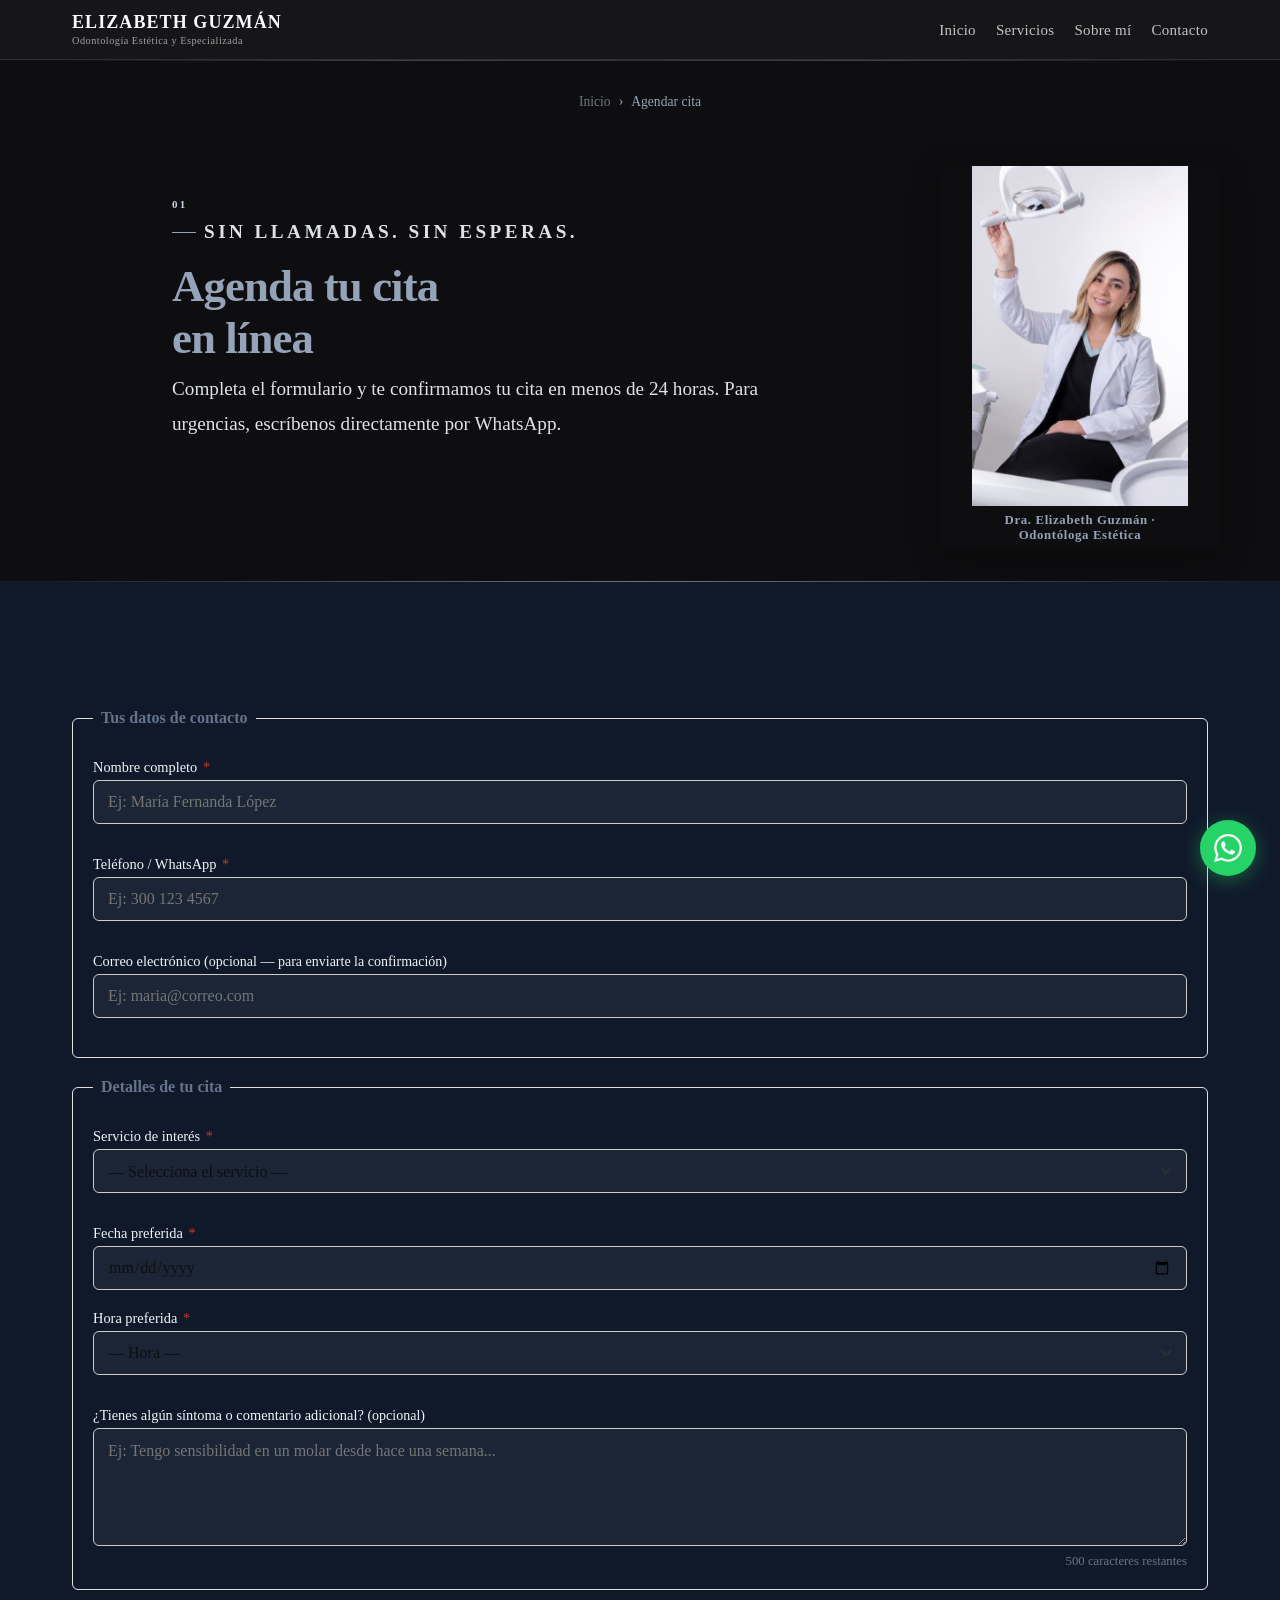
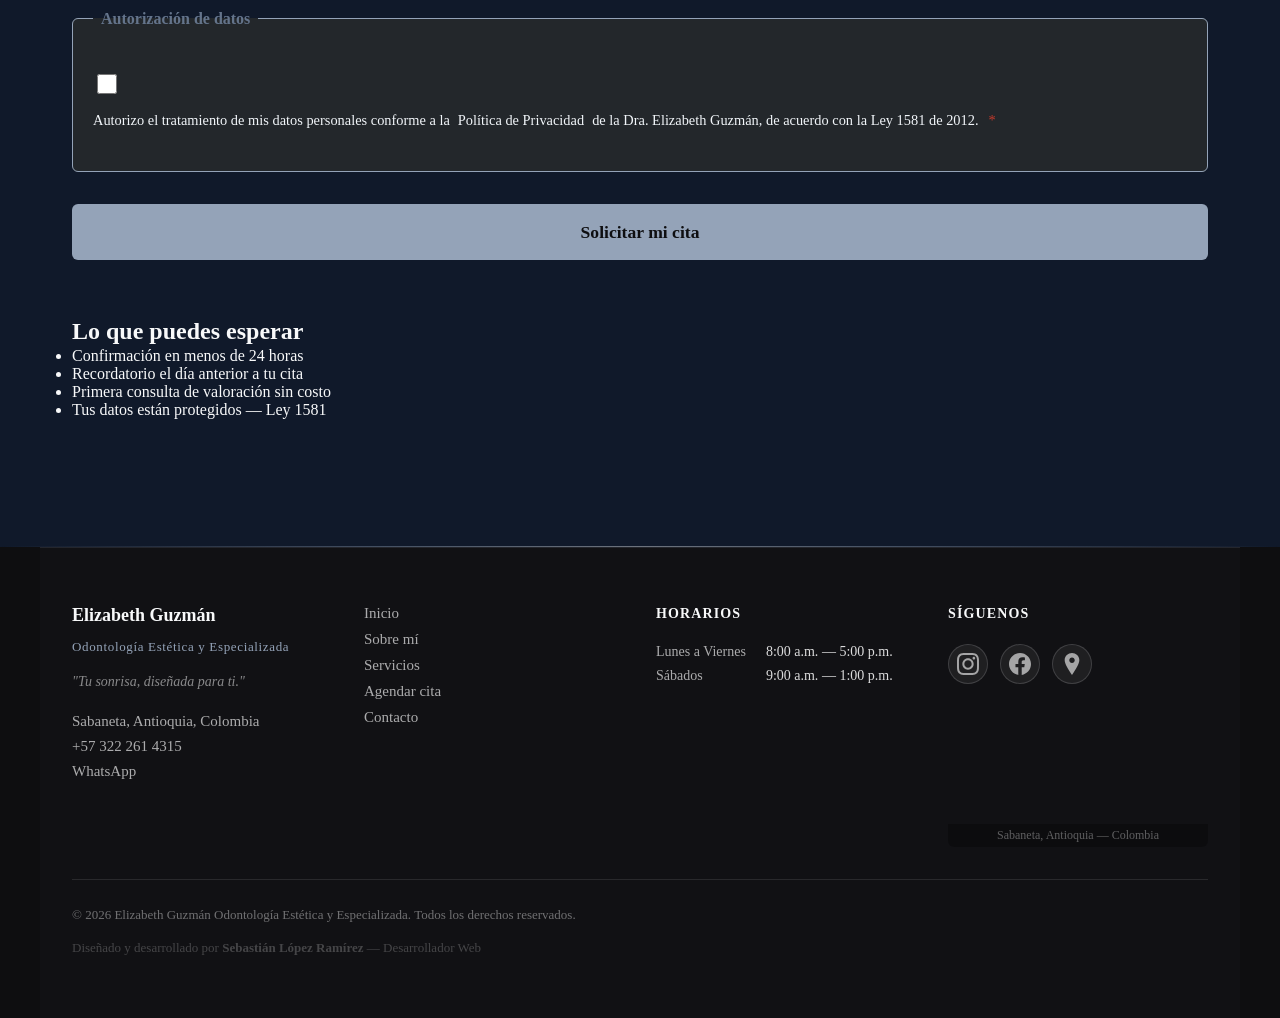
<file: agendar.html>
<!DOCTYPE html>
<html lang="es-CO">

<head>
  <meta charset="UTF-8">
  <meta name="viewport" content="width=device-width, initial-scale=1.0">

  <!-- title: sin indexar — no queremos que Google muestre el formulario vacío en resultados.
       La conversión ocurre aquí, pero el tráfico debe entrar por index.html o servicios.html. -->
  <title>Agendar Cita | Dra. Elizabeth Guzmán Odontología</title>

  <meta name="description" content="Agenda tu cita con la Dra. Elizabeth Guzmán en Sabaneta. Formulario rápido y seguro — te confirmamos en menos de 24 horas.">

  <!-- noindex: evitamos que Google indexe el formulario en sí.
       La página de confirmación (gracias.html) tampoco debe indexarse.
       Así el crédito de conversión queda en las páginas de destino. -->
  <meta name="robots" content="noindex, nofollow">

  <link rel="canonical" href="https://elizabethguzman.com/agendar.html">

  <!-- Open Graph para compartir el link de agendar en redes -->
  <meta property="og:type" content="website">
  <meta property="og:url" content="https://elizabethguzman.com/agendar.html">
  <meta property="og:title" content="Agendar Cita — Dra. Elizabeth Guzmán">
  <meta property="og:description" content="Reserva tu cita en línea. Rápido, fácil y sin llamadas.">
  <meta property="og:image" content="https://elizabethguzman.com/img/og-portada.webp">

  <!-- Schema.org: acción de reserva — le dice a Google que esta página permite reservar citas -->
  <script type="application/ld+json">
  {
    "@context": "https://schema.org",
    "@type": "ReserveAction",
    "target": {
      "@type": "EntryPoint",
      "urlTemplate": "https://elizabethguzman.com/agendar.html",
      "inLanguage": "es-CO",
      "actionPlatform": [
        "http://schema.org/DesktopWebPlatform",
        "http://schema.org/MobileWebPlatform"
      ]
    },
    "result": {
      "@type": "Reservation",
      "name": "Cita odontológica con Dra. Elizabeth Guzmán"
    }
  }
  </script>

  <link rel="icon" href="/img/favicon.ico" sizes="any">
  <link rel="stylesheet" href="/css/styles.css">

  <!-- Favicon en 3 formatos: SVG (moderno), WebP (compatibilidad), ICO (legado) -->
  <link rel="icon" href="/img/favicon.svg" type="image/svg+xml">
  <link rel="icon" href="/img/favicon.webp" type="image/webp">
  <link rel="icon" href="/img/favicon.ico" sizes="any">

</head>

<body>

  <!-- ============================================
       BLOQUE: Header (mismo que todas las páginas)
       ============================================ -->
  <header role="banner">
    <nav aria-label="Navegación principal" id="menu-principal">
      <a href="/" class="logo" aria-label="Ir al inicio — Dra. Elizabeth Guzmán">
        <strong>Elizabeth Guzmán</strong>
        <em>Odontología Estética y Especializada</em>
      </a>
      <ul>
        <li><a href="/">Inicio</a></li>
        <li><a href="/servicios.html">Servicios</a></li>
        <li><a href="/sobre-nosotros.html">Sobre mí</a></li>
        <li><a href="/contacto.html">Contacto</a></li>
      </ul>
      <!-- Sin CTA "Agendar" en el header porque YA ESTAMOS en la página de agendar -->
      <button
        class="nav-toggle"
        aria-controls="menu-principal"
        aria-expanded="false"
        aria-label="Abrir menú de navegación"
      ></button>
    </nav>
  </header>

  <main id="contenido">

    <!-- ============================================
         BLOQUE: Hero de la página de agendar
         PROPÓSITO: Orientar al usuario — confirmar que está en el lugar correcto.
                    Reducir fricción con un mensaje cálido antes del formulario.
         ============================================ -->
    <section id="agendar-hero" aria-labelledby="agendar-titulo">

      <!-- Breadcrumb para orientación y SEO de estructura -->
      <nav aria-label="Ruta de navegación">
        <ol class="breadcrumb">
          <li><a href="/">Inicio</a></li>
          <li><a href="/agendar.html" aria-current="page">Agendar cita</a></li>
        </ol>
      </nav>

      <header class="seccion-header">
        <p class="kicker">Sin llamadas. Sin esperas.</p>
        <h1 id="agendar-titulo">Agenda tu cita<br><mark>en línea</mark></h1>
        <p class="hero-descripcion">Completa el formulario y te confirmamos tu cita en menos de 24 horas. Para urgencias, escríbenos directamente por WhatsApp.</p>
      </header>
      <!-- ============================================
           FOTO DE LA DOCTORA EN EL HERO
           PROPÓSITO: Mostrar a la Dra. en el espacio vacío al lado del título.
                      2 columnas: izquierda = texto, derecha = foto.
                      Genera confianza visual antes de que el usuario llene el formulario.
           SEMÁNTICA: <figure> + <picture> para imagen responsiva con leyenda.
           ============================================ -->
      <!-- <figure>: contenedor semántico para imagen con leyenda -->
      <figure class="agendar-hero-foto">
        <!-- <picture>: imagen responsiva con múltiples fuentes -->
        <picture>
          <!-- Fuente JPEG del perfil de la doctora -->
          <source srcset="/img/dra-elizabeth-perfil.jpeg" type="image/jpeg">
          <!-- alt descriptivo: nombre + especialidad para SEO y accesibilidad -->
          <img
            src="/img/dra-elizabeth-perfil.jpeg"
            alt="Dra. Elizabeth Guzmán — Odontóloga Estética y Especializada, Sabaneta Antioquia"
            width="420"
            height="480"
            loading="eager"
          >
        </picture>
        <figcaption>Dra. Elizabeth Guzmán · Odontóloga Estética</figcaption>
      </figure>

    </section>

    <!-- ============================================
         BLOQUE: Formulario de agendamiento
         PROPÓSITO: Capturar los datos necesarios para reservar una cita.
         SEMÁNTICA: <form> con <fieldset> por cada grupo lógico de campos.
                    <fieldset> agrupa campos relacionados; <legend> los nombra.
                    Esto es crítico para accesibilidad: lectores de pantalla
                    anuncian la legend antes de cada campo del grupo.
         TÉCNICA: action="#" porque el envío lo maneja agenda.js via fetch().
                  method="post" es la intención — pero JS intercepta el submit.
         ============================================ -->
    <section id="seccion-formulario" aria-labelledby="form-titulo">

      <section class="formulario-layout">

        <!-- ============================================
             Columna izquierda: El formulario en sí
             ============================================ -->

        <!-- <form>: el contenedor de todos los campos.
             novalidate: desactivamos la validación nativa del navegador
             porque la manejamos nosotros en agenda.js para tener
             mensajes de error en español y mejor UX. -->
        <form
          id="form-cita"
          novalidate
          aria-labelledby="form-titulo"
        >

          <!-- Título del formulario: h2 porque estamos dentro de <main> con h1 -->
          <h2 id="form-titulo" class="sr-only">Formulario de agendamiento de cita</h2>

          <!-- ============================================
               FIELDSET 1: Datos personales del paciente
               SEMÁNTICA: <fieldset> agrupa campos relacionados.
                          <legend> es el nombre del grupo — obligatorio en <fieldset>.
               ============================================ -->
          <fieldset class="campo-grupo">

            <!-- <legend>: etiqueta del grupo de campos.
                 NUNCA omitir — los lectores de pantalla la necesitan. -->
            <legend>Tus datos de contacto</legend>

            <!-- Campo: Nombre completo -->
            <section class="campo-fila">

              <!-- <label for="nombre">: conecta visualmente y semánticamente
                   con el input. El for debe coincidir exactamente con el id del input.
                   Al hacer clic en el label, el input recibe foco — mejor UX. -->
              <label for="nombre">
                Nombre completo
                <!-- <abbr> para marcar el asterisco de campo requerido.
                     title explica el significado para lectores de pantalla. -->
                <abbr title="Campo requerido" aria-label="requerido">*</abbr>
              </label>

              <!-- <input>: campo de texto.
                   type="text": tipo semántico para nombre — activa teclado correcto en móvil.
                   autocomplete="name": el navegador puede autocompletar con el nombre guardado.
                   required: validación HTML5 (aunque novalidate la desactiva en el form,
                             la marcamos para accesibilidad y como señal de intención).
                   aria-required="true": versión ARIA del required para lectores de pantalla.
                   aria-describedby: enlaza con el mensaje de error para que
                   el lector lo anuncie cuando el campo tiene error. -->
              <input
                type="text"
                id="nombre"
                name="nombre"
                placeholder="Ej: María Fernanda López"
                autocomplete="name"
                required
                aria-required="true"
                aria-describedby="error-nombre"
              >

              <!-- Contenedor del mensaje de error: vacío por defecto.
                   agenda.js lo llena con texto cuando hay error.
                   role="alert": el lector de pantalla lo anuncia automáticamente
                   cuando su contenido cambia (sin necesidad de mover el foco). -->
              <output id="error-nombre" class="campo-error" role="alert" aria-live="polite"></output>

            </section>

            <!-- Campo: Teléfono -->
            <section class="campo-fila">
              <label for="telefono">
                Teléfono / WhatsApp
                <abbr title="Campo requerido" aria-label="requerido">*</abbr>
              </label>

              <!-- type="tel": activa el teclado numérico en móvil.
                   pattern: expresión regular que valida el formato colombiano.
                   autocomplete="tel": autocompletado del teléfono. -->
              <input
                type="tel"
                id="telefono"
                name="telefono"
                placeholder="Ej: 300 123 4567"
                autocomplete="tel"
                pattern="[0-9\s\+\-]{7,15}"
                required
                aria-required="true"
                aria-describedby="error-telefono"
              >
              <output id="error-telefono" class="campo-error" role="alert" aria-live="polite"></output>
            </section>

            <!-- Campo: Email (opcional) -->
            <section class="campo-fila">
              <label for="email">
                Correo electrónico
                <!-- Sin asterisco: este campo es opcional -->
                <small class="campo-opcional">(opcional — para enviarte la confirmación)</small>
              </label>

              <!-- type="email": valida formato email y activa teclado con @ en móvil.
                   autocomplete="email": autocompletado del email guardado. -->
              <input
                type="email"
                id="email"
                name="email"
                placeholder="Ej: maria@correo.com"
                autocomplete="email"
                aria-describedby="error-email"
              >
              <output id="error-email" class="campo-error" role="alert" aria-live="polite"></output>
            </section>

          </fieldset>

          <!-- ============================================
               FIELDSET 2: Información de la cita
               ============================================ -->
          <fieldset class="campo-grupo">
            <legend>Detalles de tu cita</legend>

            <!-- Campo: Servicio deseado -->
            <section class="campo-fila">
              <label for="servicio">
                Servicio de interés
                <abbr title="Campo requerido" aria-label="requerido">*</abbr>
              </label>

              <!-- <select>: lista desplegable de opciones.
                   Semánticamente correcto para selección de una opción de una lista.
                   El valor vacío del primer <option> actúa como placeholder. -->
              <select
                id="servicio"
                name="servicio"
                required
                aria-required="true"
                aria-describedby="error-servicio"
              >
                <!-- Primera opción vacía: indica al usuario que debe seleccionar.
                     value="" hace que la validación falle si no seleccionan nada. -->
                <option value="">— Selecciona el servicio —</option>
                <option value="valoracion-general">Valoración general / Primera consulta</option>
                <option value="ortodoncia">Ortodoncia (brackets o alineadores)</option>
                <option value="blanqueamiento">Blanqueamiento dental</option>
                <option value="implantes">Implantes dentales</option>
                <option value="carillas">Carillas de porcelana o resina</option>
                <option value="odontopediatria">Odontopediatría (niños)</option>
                <option value="periodoncia">Periodoncia (encías)</option>
                <option value="limpieza">Limpieza y profilaxis</option>
                <option value="urgencia">Urgencia odontológica</option>
                <option value="otro">Otro / No sé cuál necesito</option>
              </select>
              <output id="error-servicio" class="campo-error" role="alert" aria-live="polite"></output>
            </section>

            <!-- Campos: Fecha y hora preferida en fila -->
            <section class="campo-fila campo-fila--doble">

              <!-- Subfila: Fecha -->
              <section class="campo-subfila">
                <label for="fecha-preferida">
                  Fecha preferida
                  <abbr title="Campo requerido" aria-label="requerido">*</abbr>
                </label>

                <!-- type="date": selector de fecha nativo del navegador.
                     min: no se puede seleccionar fechas pasadas.
                     El valor de min lo establece agenda.js al cargar la página
                     con la fecha de hoy dinámica. -->
                <input
                  type="date"
                  id="fecha-preferida"
                  name="fecha-preferida"
                  required
                  aria-required="true"
                  aria-describedby="error-fecha"
                >
                <output id="error-fecha" class="campo-error" role="alert" aria-live="polite"></output>
              </section>

              <!-- Subfila: Hora preferida -->
              <section class="campo-subfila">
                <label for="hora-preferida">
                  Hora preferida
                  <abbr title="Campo requerido" aria-label="requerido">*</abbr>
                </label>

                <!-- <select> para hora: más controlable que type="time".
                     Solo mostramos las horas disponibles del consultorio. -->
                <select
                  id="hora-preferida"
                  name="hora-preferida"
                  required
                  aria-required="true"
                  aria-describedby="error-hora"
                >
                  <option value="">— Hora —</option>
                  <option value="08:00">8:00 a.m.</option>
                  <option value="08:30">8:30 a.m.</option>
                  <option value="09:00">9:00 a.m.</option>
                  <option value="09:30">9:30 a.m.</option>
                  <option value="10:00">10:00 a.m.</option>
                  <option value="10:30">10:30 a.m.</option>
                  <option value="11:00">11:00 a.m.</option>
                  <option value="11:30">11:30 a.m.</option>
                  <option value="14:00">2:00 p.m.</option>
                  <option value="14:30">2:30 p.m.</option>
                  <option value="15:00">3:00 p.m.</option>
                  <option value="15:30">3:30 p.m.</option>
                  <option value="16:00">4:00 p.m.</option>
                  <option value="16:30">4:30 p.m.</option>
                  <option value="17:00">5:00 p.m.</option>
                  <option value="17:30">5:30 p.m.</option>
                </select>
                <output id="error-hora" class="campo-error" role="alert" aria-live="polite"></output>
              </section>

            </section>

            <!-- Campo: Motivo / Mensaje adicional -->
            <section class="campo-fila">
              <label for="mensaje">
                ¿Tienes algún síntoma o comentario adicional?
                <small class="campo-opcional">(opcional)</small>
              </label>

              <!-- <textarea>: área de texto multilínea para mensajes largos.
                   rows: altura inicial visible en líneas.
                   No usar resize:none en CSS — el usuario puede necesitar expandirlo. -->
              <textarea
                id="mensaje"
                name="mensaje"
                rows="4"
                placeholder="Ej: Tengo sensibilidad en un molar desde hace una semana..."
                aria-describedby="contador-mensaje"
                maxlength="500"
              ></textarea>

              <!-- Contador de caracteres: <output> porque es resultado dinámico
                   calculado por agenda.js. aria-live para anunciarlo al escribir. -->
              <output
                id="contador-mensaje"
                class="campo-contador"
                aria-live="polite"
                aria-label="Caracteres restantes"
              >500 caracteres restantes</output>
            </section>

          </fieldset>

          <!-- ============================================
               FIELDSET 3: Consentimiento
               SEMÁNTICA: Los checkboxes de consentimiento van en su propio fieldset.
               LEGAL: En Colombia, la Ley 1581 de 2012 (Habeas Data) requiere
                      consentimiento explícito para tratar datos personales.
               ============================================ -->
          <fieldset class="campo-grupo campo-grupo--consentimiento">
            <legend>Autorización de datos</legend>

            <section class="campo-fila campo-fila--checkbox">

              <!-- <input type="checkbox"> + <label>: pareja semántica correcta.
                   El <label> debe estar junto al <input> y referenciarlo con for/id. -->
              <input
                type="checkbox"
                id="consentimiento"
                name="consentimiento"
                required
                aria-required="true"
                aria-describedby="error-consentimiento"
              >

              <!-- <label> después del checkbox: estándar para checkboxes (texto a la derecha). -->
              <label for="consentimiento">
                Autorizo el tratamiento de mis datos personales conforme a la
                <!-- Enlace a la política de privacidad — página futura -->
                <a href="/privacidad.html" target="_blank" rel="noopener noreferrer">
                  Política de Privacidad
                </a>
                de la Dra. Elizabeth Guzmán, de acuerdo con la Ley 1581 de 2012.
                <abbr title="Campo requerido" aria-label="requerido">*</abbr>
              </label>

            </section>
            <output id="error-consentimiento" class="campo-error" role="alert" aria-live="polite"></output>

          </fieldset>

          <!-- ============================================
               Botón de envío
               SEMÁNTICA: <button type="submit"> es la forma correcta de enviar un form.
                          NO usar <input type="submit"> — menos flexible para estilos.
                          NO usar <a> ni <div> como botón de envío.
               ============================================ -->

          <!-- <button>: elemento semántico de acción.
               type="submit": envía el formulario al hacer clic.
               aria-describedby apunta al mensaje de estado del envío. -->
          <button
            type="submit"
            id="btn-enviar"
            class="btn-enviar"
            aria-describedby="estado-envio"
          >
            Solicitar mi cita
          </button>

          <!-- Estado del envío: muestra "Enviando...", "¡Cita solicitada!" o error.
               role="status": el lector lo anuncia sin interrumpir al usuario.
               aria-live="polite": espera a que el usuario termine de leer antes de anunciar. -->
          <output
            id="estado-envio"
            class="estado-envio"
            role="status"
            aria-live="polite"
          ></output>

        </form>

        <!-- ============================================
             Columna derecha: Información de apoyo
             SEMÁNTICA: <aside> porque es información complementaria al formulario.
             ============================================ -->
        <aside class="agendar-info" aria-label="Información del consultorio">


          <section class="info-bloque info-bloque--garantia">
            <h3>Lo que puedes esperar</h3>
            <ul class="lista-garantias">
              <li>Confirmación en menos de 24 horas</li>
              <li>Recordatorio el día anterior a tu cita</li>
              <li>Primera consulta de valoración sin costo</li>
              <li>Tus datos están protegidos — Ley 1581</li>
            </ul>
          </section>

        </aside>

      </section>

    </section>

  </main>

  <!-- Footer idéntico al de las otras páginas -->
  <footer>

  <!-- Identidad del consultorio en el footer -->
  <section aria-labelledby="footer-nombre" class="footer-identidad">
    <h3 id="footer-nombre">Elizabeth Guzmán</h3>
    <p class="footer-tagline">Odontología Estética y Especializada</p>
    <!-- Frase de marca del PDF -->
    <p class="footer-frase"><em>"Tu sonrisa, diseñada para ti."</em></p>

    <!-- <address>: marcado semántico para los datos de contacto del negocio.
         Google entiende que este bloque contiene la información NAP oficial.
         IMPORTANTE: los datos deben ser IDÉNTICOS a los de Google Business Profile. -->
    <address>
      <!-- Enlace al Google Maps: mejora el SEO local y facilita la navegación. -->
      <a href="https://share.google/rlaYavouMHnes4XAD"
         target="_blank"
         rel="noopener noreferrer"
         aria-label="Abrir consultorio en Google Maps">
        Sabaneta, Antioquia, Colombia
      </a>
      <!-- tel: protocolo que permite marcar directamente en móviles al hacer clic -->
      <a href="tel:+573222614315" aria-label="Llamar al consultorio">+57 322 261 4315</a>
      <a href="https://wa.me/573222614315"
         target="_blank"
         rel="noopener noreferrer"
         aria-label="Escribir por WhatsApp">
        WhatsApp
      </a>
    </address>
  </section>

  <!-- Navegación del footer: diferente al nav del header en contenido y aria-label -->
  <nav aria-label="Navegación del pie de página" class="footer-nav">
    <ul>
      <li><a href="/">Inicio</a></li>
      <li><a href="/sobre-nosotros.html">Sobre mí</a></li>
      <li><a href="/servicios.html">Servicios</a></li>
      <li><a href="/agendar.html">Agendar cita</a></li>
      <li><a href="/contacto.html">Contacto</a></li>
    </ul>
  </nav>

  <!-- <aside>: información tangencial al contenido principal (horarios).
       Está en el footer porque es de consulta rápida, no el foco de la página. -->
  <aside aria-label="Horarios de atención" class="footer-horarios">
    <h4>Horarios</h4>
    <!-- <dl>: lista de definición — el marcado más semántico para pares dato/valor
         como "día: hora". <dt> = término, <dd> = descripción/valor. -->
    <dl>
      <dt>Lunes a Viernes</dt>
      <!-- <time datetime="HH:MM"> permite a los motores de búsqueda parsear horarios
           en formato ISO 8601, que es el estándar internacional. -->
      <dd>
        <time datetime="08:00">8:00 a.m.</time> —
        <time datetime="17:00">5:00 p.m.</time>
      </dd>
      <dt>Sábados</dt>
      <dd>
        <time datetime="09:00">9:00 a.m.</time> —
        <time datetime="13:00">1:00 p.m.</time>
      </dd>
    </dl>
    <!-- TODO: reemplaza estos horarios con los reales del consultorio -->
  </aside>


  <!-- ============================================
       BLOQUE: Footer — 4ª columna: Redes sociales + mapa
       PROPÓSITO: Agrupar en una sola columna los íconos sociales y el
                  mapa embebido pequeño. Ocupa el 4° slot del grid del footer.
       SEMÁNTICA: <section> con heading, <ul> para iconos, <figure> para mapa.
       ============================================ -->
  <section aria-labelledby="footer-redes-titulo" class="footer-redes-mapa">

    <!-- Título de columna: estilo coherente con "Horarios" y "Páginas" -->
    <h4 id="footer-redes-titulo">Síguenos</h4>

    <!-- <ul>: lista de enlaces a redes sociales con íconos SVG futuristas -->
    <ul class="redes-sociales" aria-label="Redes sociales del consultorio">

      <!-- Instagram: SVG oficial adaptado, contorno minimalista -->
      <li>
        <a href="https://www.instagram.com/draelizabethguzman/"
           target="_blank"
           rel="noopener noreferrer"
           aria-label="Seguir a Elizabeth Guzmán en Instagram"
           class="red-social red-instagram">
          <svg xmlns="http://www.w3.org/2000/svg" viewBox="0 0 24 24" aria-hidden="true" focusable="false" width="22" height="22" fill="currentColor">
            <path d="M12 2.163c3.204 0 3.584.012 4.85.07 3.252.148 4.771 1.691 4.919 4.919.058 1.265.069 1.645.069 4.849 0 3.205-.012 3.584-.069 4.849-.149 3.225-1.664 4.771-4.919 4.919-1.266.058-1.644.07-4.85.07-3.204 0-3.584-.012-4.849-.07-3.26-.149-4.771-1.699-4.919-4.92-.058-1.265-.07-1.644-.07-4.849 0-3.204.013-3.583.07-4.849.149-3.227 1.664-4.771 4.919-4.919 1.266-.057 1.645-.069 4.849-.069zm0-2.163c-3.259 0-3.667.014-4.947.072-4.358.2-6.78 2.618-6.98 6.98-.059 1.281-.073 1.689-.073 4.948 0 3.259.014 3.668.072 4.948.2 4.358 2.618 6.78 6.98 6.98 1.281.058 1.689.072 4.948.072 3.259 0 3.668-.014 4.948-.072 4.354-.2 6.782-2.618 6.979-6.98.059-1.28.073-1.689.073-4.948 0-3.259-.014-3.667-.072-4.947-.196-4.354-2.617-6.78-6.979-6.98-1.281-.059-1.69-.073-4.949-.073zm0 5.838c-3.403 0-6.162 2.759-6.162 6.162s2.759 6.163 6.162 6.163 6.162-2.759 6.162-6.163c0-3.403-2.759-6.162-6.162-6.162zm0 10.162c-2.209 0-4-1.79-4-4 0-2.209 1.791-4 4-4s4 1.791 4 4c0 2.21-1.791 4-4 4zm6.406-11.845c-.796 0-1.441.645-1.441 1.44s.645 1.44 1.441 1.44c.795 0 1.439-.645 1.439-1.44s-.644-1.44-1.439-1.44z"/>
          </svg>
        </a>
      </li>

      <!-- Facebook: SVG "f" en círculo, minimalista -->
      <li>
        <a href="https://www.facebook.com/profile.php?id=61558841361671"
           target="_blank"
           rel="noopener noreferrer"
           aria-label="Seguir a Elizabeth Guzmán en Facebook"
           class="red-social red-facebook">
          <svg xmlns="http://www.w3.org/2000/svg" viewBox="0 0 24 24" aria-hidden="true" focusable="false" width="22" height="22" fill="currentColor">
            <path d="M24 12.073c0-6.627-5.373-12-12-12s-12 5.373-12 12c0 5.99 4.388 10.954 10.125 11.854v-8.385H7.078v-3.47h3.047V9.43c0-3.007 1.792-4.669 4.533-4.669 1.312 0 2.686.235 2.686.235v2.953H15.83c-1.491 0-1.956.925-1.956 1.874v2.25h3.328l-.532 3.47h-2.796v8.385C19.612 23.027 24 18.062 24 12.073z"/>
          </svg>
        </a>
      </li>

      <!-- Google Maps / Google Business Profile: pin de mapa -->
      <li>
        <a href="https://www.google.com/maps/place/Dra.+Elizabeth+Guzm%C3%A1n+Odontolog%C3%ADa+Est%C3%A9tica+y+Especializada/@6.1531438,-75.620117,799m/data=!3m2!1e3!4b1!4m6!3m5!1s0x8e4683d9082eecb1:0x6577608e1e0fae27!8m2!3d6.1531438!4d-75.620117!16s%2Fg%2F11s2ld_k6q"
           target="_blank"
           rel="noopener noreferrer"
           aria-label="Ver el consultorio en Google Maps"
           class="red-social red-gmb">
          <svg xmlns="http://www.w3.org/2000/svg" viewBox="0 0 24 24" aria-hidden="true" focusable="false" width="22" height="22" fill="currentColor">
            <path d="M12 0C7.802 0 4 3.403 4 7.602 4 11.8 7.469 16.812 12 24c4.531-7.188 8-12.2 8-16.398C20 3.403 16.199 0 12 0zm0 11c-1.657 0-3-1.343-3-3s1.343-3 3-3 3 1.343 3 3-1.343 3-3 3z"/>
          </svg>
        </a>
      </li>

    </ul>

    <!-- <figure>: mapa embebido pequeño con leyenda accesible.
         <figure> es el envoltorio semántico correcto para contenido
         autocontenido como mapas, imágenes, gráficos. -->
    <figure class="footer-mapa-figura">
      <!-- <iframe> con loading="lazy" para no bloquear el render inicial.
           referrerpolicy evita filtrar la URL de referencia a Google Maps. -->
      <iframe
        src="https://maps.google.com/maps?q=6.1531438,-75.620117&z=16&output=embed"
        width="100%"
        height="120"
        loading="lazy"
        allowfullscreen=""
        referrerpolicy="no-referrer-when-downgrade"
        title="Ubicación del consultorio en Sabaneta, Antioquia">
      </iframe>
      <!-- <figcaption>: descripción textual del mapa, útil para accesibilidad y SEO -->
      <figcaption>Sabaneta, Antioquia — Colombia</figcaption>
    </figure>

  </section>

  <!-- Franja inferior de cierre: copyright y crédito del desarrollador.
       Ocupa la fila completa del grid del footer gracias a grid-column: 1/-1 en CSS. -->
  <section aria-label="Copyright y créditos" class="footer-bottom">

    <!-- Copyright y crédito del desarrollador -->
    <section aria-label="Copyright" class="footer-copy">
      <p>
        <small>
          ©&nbsp;<time datetime="2026">2026</time>
          Elizabeth Guzmán Odontología Estética y Especializada.
          Todos los derechos reservados.
        </small>
      </p>
      <p class="footer-credito">
        <small>Diseñado y desarrollado por
          <strong>Sebastián López Ramírez</strong> — Desarrollador Web
        </small>
      </p>
    </section>

  </section>
</footer>

  <!-- Botón flotante WhatsApp -->
  <a
    href="https://wa.me/573222614315?text=Hola%2C%20quiero%20agendar%20una%20cita"
    class="whatsapp-flotante"
    target="_blank"
    rel="noopener noreferrer"
    aria-label="Contactar por WhatsApp"
  >
    <svg aria-hidden="true" focusable="false" viewBox="0 0 24 24" width="28" height="28">
      <path d="M17.472 14.382c-.297-.149-1.758-.867-2.03-.967-.273-.099-.471-.148-.67.15-.197.297-.767.966-.94 1.164-.173.199-.347.223-.644.075-.297-.15-1.255-.463-2.39-1.475-.883-.788-1.48-1.761-1.653-2.059-.173-.297-.018-.458.13-.606.134-.133.298-.347.446-.52.149-.174.198-.298.298-.497.099-.198.05-.371-.025-.52-.075-.149-.669-1.612-.916-2.207-.242-.579-.487-.5-.669-.51-.173-.008-.371-.01-.57-.01-.198 0-.52.074-.792.372-.272.297-1.04 1.016-1.04 2.479 0 1.462 1.065 2.875 1.213 3.074.149.198 2.096 3.2 5.077 4.487.709.306 1.262.489 1.694.625.712.227 1.36.195 1.871.118.571-.085 1.758-.719 2.006-1.413.248-.694.248-1.289.173-1.413-.074-.124-.272-.198-.57-.347m-5.421 7.403h-.004a9.87 9.87 0 01-5.031-1.378l-.361-.214-3.741.982.998-3.648-.235-.374a9.86 9.86 0 01-1.51-5.26c.001-5.45 4.436-9.884 9.888-9.884 2.64 0 5.122 1.03 6.988 2.898a9.825 9.825 0 012.893 6.994c-.003 5.45-4.437 9.884-9.885 9.884m8.413-18.297A11.815 11.815 0 0012.05 0C5.495 0 .16 5.335.157 11.892c0 2.096.547 4.142 1.588 5.945L.057 24l6.305-1.654a11.882 11.882 0 005.683 1.448h.005c6.554 0 11.89-5.335 11.893-11.893a11.821 11.821 0 00-3.48-8.413z" fill="currentColor"/>
    </svg>
  </a>

  <script src="/js/nav.js"></script>
  <!-- agenda.js: maneja validación y envío del formulario a Google Apps Script -->
  <script src="/js/agenda.js"></script>

  <!-- AUDITORÍA: div=0, span=0, style_inline=0 -->
</body>
</html>
</file>
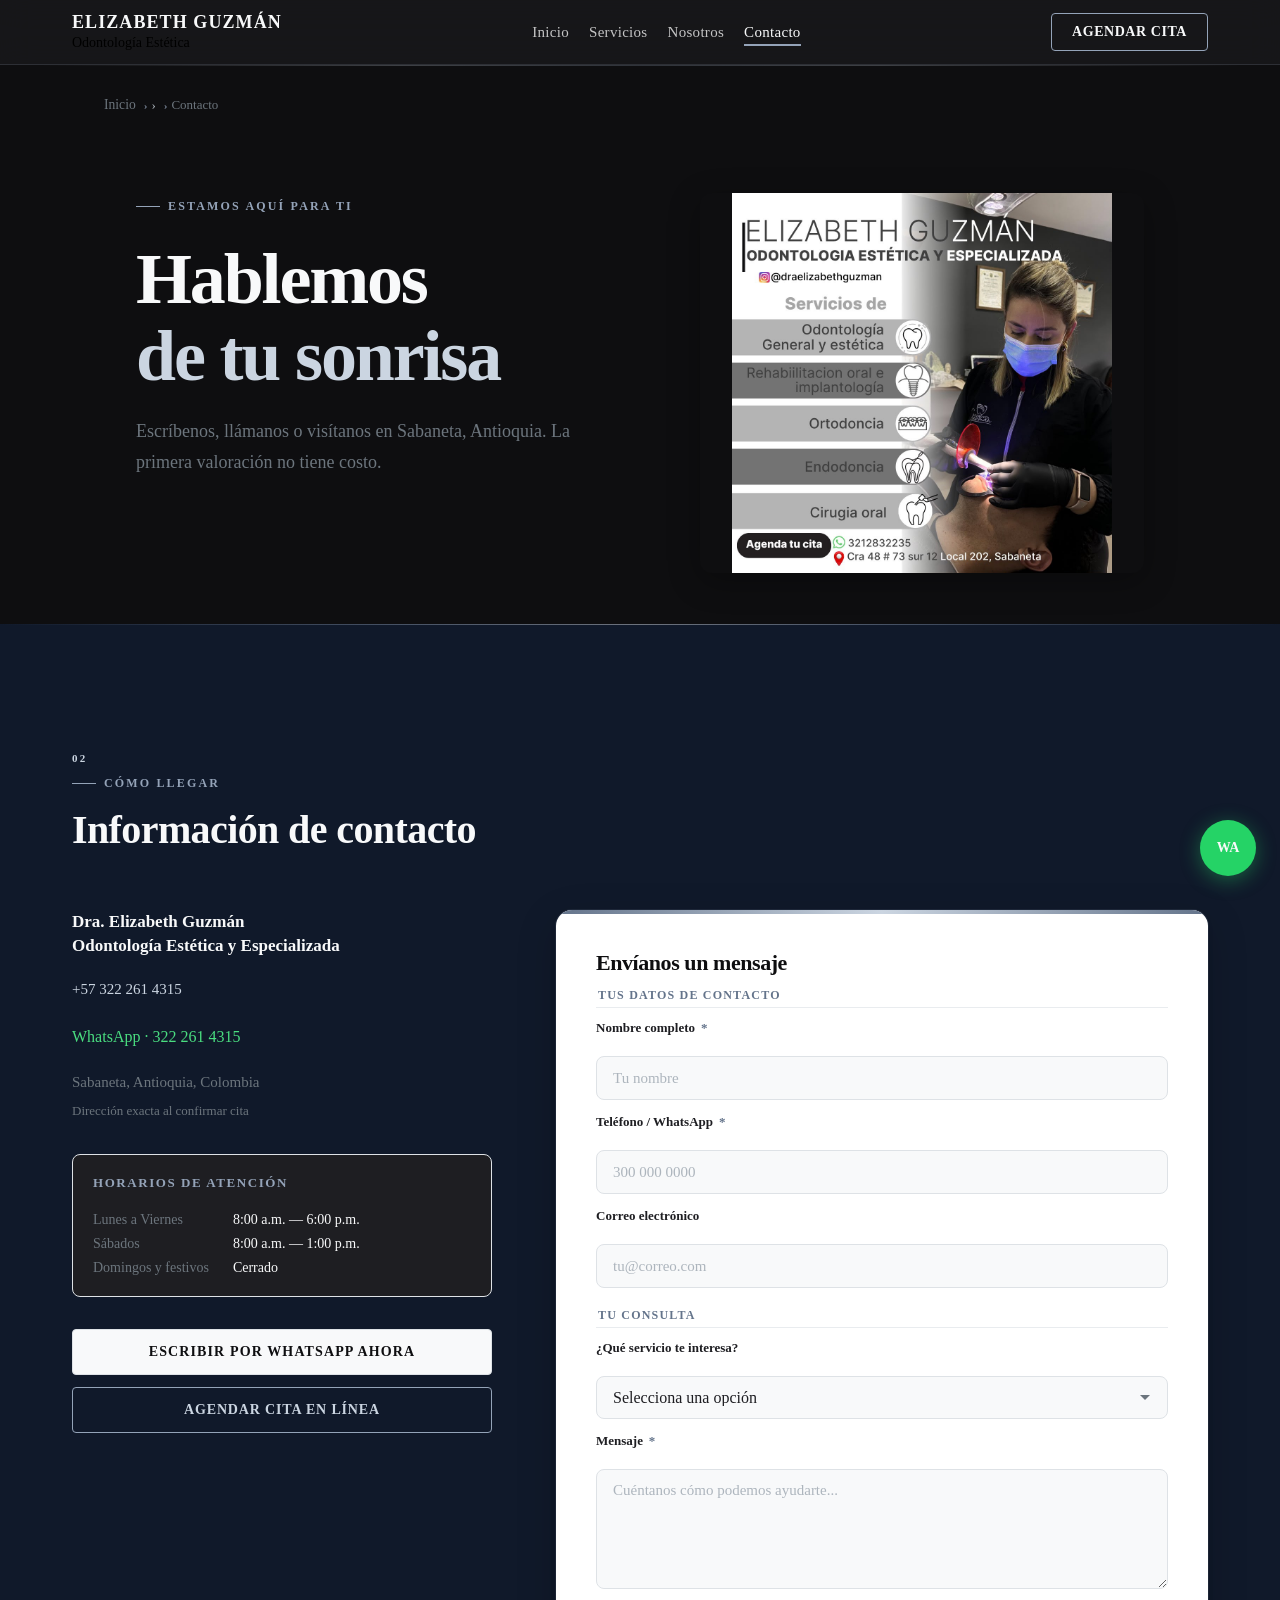
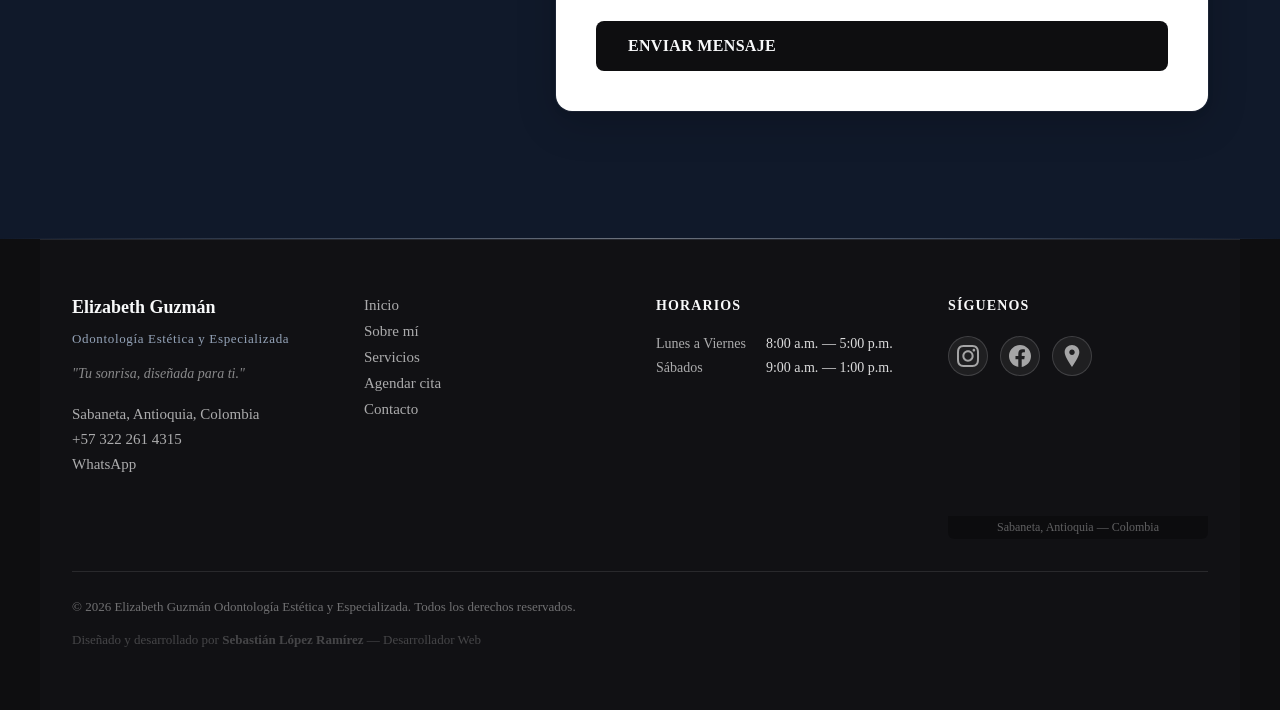
<file: contacto.html>
<!DOCTYPE html>
<html lang="es" dir="ltr">
<head>
  <meta charset="UTF-8">
  <meta name="viewport" content="width=device-width, initial-scale=1.0">
  <link rel="canonical" href="https://elizabethguzman.com/contacto">

  <title>Contacto | Dra. Elizabeth Guzmán — Odontología Sabaneta</title>
  <meta name="description" content="Contacta al consultorio de la Dra. Elizabeth Guzmán en Sabaneta, Antioquia. Llámanos, escríbenos por WhatsApp o visítanos. Horarios y mapa de ubicación.">

  <!-- Open Graph -->
  <meta property="og:type" content="website">
  <meta property="og:title" content="Contacto — Dra. Elizabeth Guzmán Odontología Sabaneta">
  <meta property="og:description" content="Ubícanos en Sabaneta, Antioquia. Teléfono, WhatsApp, horarios de atención y mapa.">
  <meta property="og:url" content="https://elizabethguzman.com/contacto">
  <meta property="og:image" content="https://elizabethguzman.com/img/og-contacto.jpg">
  <meta property="og:locale" content="es_CO">

  <meta name="twitter:card" content="summary_large_image">
  <meta name="twitter:title" content="Contacto — Dra. Elizabeth Guzmán Odontología Sabaneta">

  <link rel="stylesheet" href="/css/styles.css">

  <!-- Favicon en 3 formatos: SVG (moderno), WebP (compatibilidad), ICO (legado) -->
  <link rel="icon" href="/img/favicon.svg" type="image/svg+xml">
  <link rel="icon" href="/img/favicon.webp" type="image/webp">
  <link rel="icon" href="/img/favicon.ico" sizes="any">

  <!-- ============================================================
       STYLE CRÍTICO INLINE — Above-The-Fold únicamente
       Previene FOUC antes de que styles.css cargue
       ============================================================ -->
  <style>
    body { margin: 0; background-color: #0e0e10; -webkit-font-smoothing: antialiased; }
    body > header { position: sticky; top: 0; z-index: 100; }
    #contacto-hero {
      min-height: 38dvh;
      background-color: #0e0e10;
      display: grid;
      /* align-items: start — el título arranca pegado al nav, no al fondo del hero.
         Antes era 'end' lo que empujaba el contenido hacia abajo dejando
         un gran espacio vacío entre el breadcrumb y el título. */
      align-items: start;
      /* padding-top mínimo (compensa header sticky) + laterales + bottom */
      padding: clamp(1.5rem, 3vw, 2rem) clamp(1rem, 5vw, 4rem) clamp(2rem, 4vw, 4rem);
    }
  </style>

  <!-- ============================================================
       JSON-LD — Schema.org ContactPage + LocalBusiness
       Refuerza NAP (Name, Address, Phone) para SEO local
       ============================================================ -->
  <script type="application/ld+json">
  {
    "@context": "https://schema.org",
    "@graph": [
      {
        "@type": ["Dentist", "LocalBusiness"],
        "@id": "https://elizabethguzman.com/#consultorio",
        "name": "Dra. Elizabeth Guzmán Odontología Estética y Especializada",
        "url": "https://elizabethguzman.com",
        "telephone": "+573222614315",
        "email": "consultorio@elizabethguzman.com",
        "address": {
          "@type": "PostalAddress",
          "streetAddress": "Sabaneta",
          "addressLocality": "Sabaneta",
          "addressRegion": "Antioquia",
          "addressCountry": "CO"
        },
        "geo": {
          "@type": "GeoCoordinates",
          "latitude": "6.1513",
          "longitude": "-75.6167"
        },
        "openingHoursSpecification": [
          {
            "@type": "OpeningHoursSpecification",
            "dayOfWeek": ["Monday", "Tuesday", "Wednesday", "Thursday", "Friday"],
            "opens": "08:00",
            "closes": "18:00"
          },
          {
            "@type": "OpeningHoursSpecification",
            "dayOfWeek": "Saturday",
            "opens": "08:00",
            "closes": "13:00"
          }
        ]
      },
      {
        "@type": "BreadcrumbList",
        "itemListElement": [
          {
            "@type": "ListItem",
            "position": 1,
            "name": "Inicio",
            "item": "https://elizabethguzman.com/"
          },
          {
            "@type": "ListItem",
            "position": 2,
            "name": "Contacto",
            "item": "https://elizabethguzman.com/contacto"
          }
        ]
      }
    ]
  }
  </script>
</head>

<body>

<!-- ============================================================
     BLOQUE: Header principal
     Idéntico al de todas las páginas del sitio
     ============================================================ -->
<header role="banner">
  <nav aria-label="Navegación principal">
    <a href="/" class="logo" aria-label="Ir al inicio — Dra. Elizabeth Guzmán Odontología">
      <strong>Elizabeth Guzmán</strong>
      <small>Odontología Estética</small>
    </a>
    <ul role="list">
      <li><a href="/">Inicio</a></li>
      <li><a href="/servicios.html">Servicios</a></li>
      <li><a href="/sobre-nosotros.html">Nosotros</a></li>
      <!-- aria-current="page" en la página activa -->
      <li><a href="/contacto.html" aria-current="page">Contacto</a></li>
    </ul>
    <a href="/agendar.html" class="cta-header">Agendar cita</a>
    <!-- Botón hamburguesa para móvil — activado por nav.js con clase nav-abierto -->
    <button
      class="nav-toggle"
      aria-expanded="false"
      aria-label="Abrir menú de navegación">
    </button>
  </nav>
</header>


<main id="contenido-principal">

  <!-- ============================================================
       BLOQUE: Hero de la página Contacto
       PROPÓSITO: Título + breadcrumb de la página interna
       ============================================================ -->
  <section id="contacto-hero" aria-labelledby="titulo-contacto">

    <!-- Breadcrumb -->
    <nav aria-label="Ruta de navegación" class="breadcrumb">
      <ol role="list">
        <li><a href="/">Inicio</a></li>
        <li aria-hidden="true" class="breadcrumb-sep">›</li>
        <li aria-current="page">Contacto</li>
      </ol>
    </nav>

    <!-- Grid: texto (izq) + foto (der) para el hero de contacto -->
    <article class="hero-sobre-contenido">
      <p class="kicker">Estamos aquí para ti</p>
      <h1 id="titulo-contacto">
        Hablemos<br>
        <mark class="highlight-plata">de tu sonrisa</mark>
      </h1>
      <p class="hero-sobre-descripcion">
        Escríbenos, llámanos o visítanos en Sabaneta, Antioquia.
        La primera valoración no tiene costo.
      </p>
    </article>

    <!-- ============================================
         FOTO HERO CONTACTO
         PROPÓSITO: Mostrar el consultorio real — refuerza confianza
                    y humaniza la página de contacto.
         SEMÁNTICA: <picture> con <img> accesible.
                    loading="eager": está above-the-fold.
         ============================================ -->
    <!-- <picture> para imagen responsiva del consultorio -->
    <picture class="hero-foto-contacto">
      <!-- Fuente JPEG del consultorio de la doctora -->
      <source srcset="/img/dra-elizabeth-consultorio.jpeg" type="image/jpeg">
      <!-- alt describe el entorno real del consultorio para accesibilidad -->
      <img
        src="/img/dra-elizabeth-consultorio.jpeg"
        alt="Interior del consultorio odontológico de la Dra. Elizabeth Guzmán en Sabaneta, Antioquia — ambiente profesional y acogedor"
        width="600"
        height="450"
        loading="eager"
      >
    </picture>

  </section>


  <!-- ============================================================
       BLOQUE: Información de contacto + formulario
       PROPÓSITO: NAP completo + canales de contacto + form rápido
       SEMÁNTICA: <section> con subsecciones <address> y <form>
       ============================================================ -->
  <section id="info-contacto" aria-labelledby="titulo-info-contacto">
    <header class="seccion-header">
      <p class="kicker">Cómo llegar</p>
      <h2 id="titulo-info-contacto">Información de contacto</h2>
    </header>

    <!-- Grid: columna izquierda info, columna derecha formulario -->
    <section class="contacto-grid" aria-label="Detalles de contacto y formulario">

      <!-- ======================================================
           COLUMNA IZQUIERDA: Datos de contacto + horarios
           ====================================================== -->
      <section class="contacto-info-col" aria-label="Datos del consultorio">

        <!-- <address> es el elemento HTML5 correcto para datos de contacto
             de la organización/persona dueña del documento -->
        <address class="contacto-nap">
          <strong class="contacto-nombre-clinica">
            Dra. Elizabeth Guzmán<br>Odontología Estética y Especializada
          </strong>

          <!-- Cada dato en <p> dentro de <address> es HTML5 válido -->
          <p class="contacto-dato">
            <!-- aria-label describe el propósito del enlace más allá del texto visible -->
            <a
              href="tel:+573222614315"
              class="contacto-enlace"
              aria-label="Llamar al consultorio: 322 261 4315"
            >
              +57 322 261 4315
            </a>
          </p>

          <p class="contacto-dato">
            <a
              href="https://wa.me/573222614315?text=Hola%20Dra.%20Elizabeth%2C%20quiero%20información%20sobre%20sus%20servicios"
              class="contacto-enlace contacto-whatsapp"
              target="_blank"
              rel="noopener noreferrer"
              aria-label="Abrir chat de WhatsApp (abre en nueva pestaña)"
            >
              WhatsApp · 322 261 4315
            </a>
          </p>

          <p class="contacto-dato contacto-direccion">
            <!-- Dirección literal — se actualiza cuando se confirme la dirección exacta -->
            Sabaneta, Antioquia, Colombia<br>
            <small>Dirección exacta al confirmar cita</small>
          </p>
        </address>

        <!-- ======================================================
             HORARIOS DE ATENCIÓN en <dl>
             SEMÁNTICA: <dl> para pares clave:valor (día:horario)
             <time datetime=""> para que máquinas lean las horas
             ====================================================== -->
        <section class="contacto-horarios" aria-labelledby="titulo-horarios">
          <h3 id="titulo-horarios" class="horarios-titulo">Horarios de atención</h3>

          <dl class="horarios-lista">
            <!-- <dt> = día(s); <dd> = horario -->
            <dt>Lunes a Viernes</dt>
            <dd>
              <!-- datetime en formato ISO 8601 para que máquinas lo entiendan -->
              <time datetime="08:00">8:00 a.m.</time>
              —
              <time datetime="18:00">6:00 p.m.</time>
            </dd>

            <dt>Sábados</dt>
            <dd>
              <time datetime="08:00">8:00 a.m.</time>
              —
              <time datetime="13:00">1:00 p.m.</time>
            </dd>

            <dt>Domingos y festivos</dt>
            <!-- <dd> puede tener texto informativo, no solo horas -->
            <dd>Cerrado</dd>
          </dl>
        </section>

        <!-- Botón directo a WhatsApp para acción inmediata -->
        <a
          href="https://wa.me/573222614315?text=Hola%20Dra.%20Elizabeth%2C%20quiero%20agendar%20una%20cita"
          class="cta-primario contacto-cta-whatsapp"
          target="_blank"
          rel="noopener noreferrer"
        >Escribir por WhatsApp ahora</a>

        <!-- Botón para agendar en línea -->
        <a href="/agendar.html" class="cta-secundario contacto-cta-agenda">
          Agendar cita en línea
        </a>
      </section>


      <!-- ======================================================
           COLUMNA DERECHA: Formulario de contacto rápido
           PROPÓSITO: Capturar consultas de pacientes potenciales
           SEMÁNTICA: <form> con <fieldset> y <label> por cada campo
           ====================================================== -->
      <section class="contacto-form-col" aria-labelledby="titulo-form-contacto">
        <h3 id="titulo-form-contacto" class="form-titulo">Envíanos un mensaje</h3>

        <!-- action apunta al Web App de Apps Script (mismo que agenda.js) -->
        <!-- method="POST" porque enviamos datos — nunca GET para formularios -->
        <form
          id="form-contacto"
          class="formulario-contacto"
          method="POST"
          action="https://script.google.com/macros/s/TU_URL_DE_APPS_SCRIPT_AQUI/exec"
          novalidate
          aria-label="Formulario de contacto rápido"
        >
          <!-- <fieldset> agrupa campos relacionados — mejora accesibilidad -->
          <fieldset>
            <!-- <legend> describe el grupo de campos para screen readers -->
            <legend>Tus datos de contacto</legend>

            <!-- Cada campo: <label> ANTES del <input> — nunca placeholder como sustituto -->
            <label for="contacto-nombre">
              Nombre completo
              <!-- <abbr> para indicar campo obligatorio de forma accesible -->
              <abbr title="Campo obligatorio" aria-label="obligatorio">*</abbr>
            </label>
            <input
              type="text"
              id="contacto-nombre"
              name="nombre"
              required
              autocomplete="name"
              placeholder="Tu nombre"
              aria-required="true"
            >

            <label for="contacto-tel">
              Teléfono / WhatsApp
              <abbr title="Campo obligatorio" aria-label="obligatorio">*</abbr>
            </label>
            <!-- type="tel" activa teclado numérico en mobile -->
            <input
              type="tel"
              id="contacto-tel"
              name="telefono"
              required
              autocomplete="tel"
              placeholder="300 000 0000"
              aria-required="true"
            >

            <label for="contacto-email">Correo electrónico</label>
            <!-- type="email" valida formato automáticamente -->
            <input
              type="email"
              id="contacto-email"
              name="email"
              autocomplete="email"
              placeholder="tu@correo.com"
            >
          </fieldset>

          <fieldset>
            <legend>Tu consulta</legend>

            <label for="contacto-servicio">¿Qué servicio te interesa?</label>
            <!-- <select> nativo — sin librerías JS de terceros -->
            <select id="contacto-servicio" name="servicio">
              <option value="">Selecciona una opción</option>
              <option value="blanqueamiento">Blanqueamiento dental</option>
              <option value="carillas">Carillas de porcelana</option>
              <option value="diseno-sonrisa">Diseño de sonrisa</option>
              <option value="implantes">Implantes dentales</option>
              <option value="ortodoncia">Ortodoncia</option>
              <option value="limpieza">Limpieza y prevención</option>
              <option value="otro">Otro / No sé aún</option>
            </select>

            <label for="contacto-mensaje">
              Mensaje
              <abbr title="Campo obligatorio" aria-label="obligatorio">*</abbr>
            </label>
            <!-- rows="4" da altura razonable sin JS -->
            <textarea
              id="contacto-mensaje"
              name="mensaje"
              required
              rows="4"
              placeholder="Cuéntanos cómo podemos ayudarte..."
              aria-required="true"
            ></textarea>
          </fieldset>

          <!-- <output> para mensajes de estado del formulario (éxito/error) -->
          <output id="contacto-output" role="status" aria-live="polite" class="form-output"></output>

          <!-- <button type="submit"> es el único elemento correcto para enviar un form -->
          <button type="submit" class="cta-primario form-submit-btn">
            Enviar mensaje
          </button>
        </form>
      </section>
    </section>
  </section>


</main>


<!-- ============================================================
     BLOQUE: Footer global
     ============================================================ -->
<footer>

  <!-- Identidad del consultorio en el footer -->
  <section aria-labelledby="footer-nombre" class="footer-identidad">
    <h3 id="footer-nombre">Elizabeth Guzmán</h3>
    <p class="footer-tagline">Odontología Estética y Especializada</p>
    <!-- Frase de marca del PDF -->
    <p class="footer-frase"><em>"Tu sonrisa, diseñada para ti."</em></p>

    <!-- <address>: marcado semántico para los datos de contacto del negocio.
         Google entiende que este bloque contiene la información NAP oficial.
         IMPORTANTE: los datos deben ser IDÉNTICOS a los de Google Business Profile. -->
    <address>
      <!-- Enlace al Google Maps: mejora el SEO local y facilita la navegación. -->
      <a href="https://share.google/rlaYavouMHnes4XAD"
         target="_blank"
         rel="noopener noreferrer"
         aria-label="Abrir consultorio en Google Maps">
        Sabaneta, Antioquia, Colombia
      </a>
      <!-- tel: protocolo que permite marcar directamente en móviles al hacer clic -->
      <a href="tel:+573222614315" aria-label="Llamar al consultorio">+57 322 261 4315</a>
      <a href="https://wa.me/573222614315"
         target="_blank"
         rel="noopener noreferrer"
         aria-label="Escribir por WhatsApp">
        WhatsApp
      </a>
    </address>
  </section>

  <!-- Navegación del footer: diferente al nav del header en contenido y aria-label -->
  <nav aria-label="Navegación del pie de página" class="footer-nav">
    <ul>
      <li><a href="/">Inicio</a></li>
      <li><a href="/sobre-nosotros.html">Sobre mí</a></li>
      <li><a href="/servicios.html">Servicios</a></li>
      <li><a href="/agendar.html">Agendar cita</a></li>
      <li><a href="/contacto.html">Contacto</a></li>
    </ul>
  </nav>

  <!-- <aside>: información tangencial al contenido principal (horarios).
       Está en el footer porque es de consulta rápida, no el foco de la página. -->
  <aside aria-label="Horarios de atención" class="footer-horarios">
    <h4>Horarios</h4>
    <!-- <dl>: lista de definición — el marcado más semántico para pares dato/valor
         como "día: hora". <dt> = término, <dd> = descripción/valor. -->
    <dl>
      <dt>Lunes a Viernes</dt>
      <!-- <time datetime="HH:MM"> permite a los motores de búsqueda parsear horarios
           en formato ISO 8601, que es el estándar internacional. -->
      <dd>
        <time datetime="08:00">8:00 a.m.</time> —
        <time datetime="17:00">5:00 p.m.</time>
      </dd>
      <dt>Sábados</dt>
      <dd>
        <time datetime="09:00">9:00 a.m.</time> —
        <time datetime="13:00">1:00 p.m.</time>
      </dd>
    </dl>
    <!-- TODO: reemplaza estos horarios con los reales del consultorio -->
  </aside>


  <!-- ============================================
       BLOQUE: Footer — 4ª columna: Redes sociales + mapa
       PROPÓSITO: Agrupar en una sola columna los íconos sociales y el
                  mapa embebido pequeño. Ocupa el 4° slot del grid del footer.
       SEMÁNTICA: <section> con heading, <ul> para iconos, <figure> para mapa.
       ============================================ -->
  <section aria-labelledby="footer-redes-titulo" class="footer-redes-mapa">

    <!-- Título de columna: estilo coherente con "Horarios" y "Páginas" -->
    <h4 id="footer-redes-titulo">Síguenos</h4>

    <!-- <ul>: lista de enlaces a redes sociales con íconos SVG futuristas -->
    <ul class="redes-sociales" aria-label="Redes sociales del consultorio">

      <!-- Instagram: SVG oficial adaptado, contorno minimalista -->
      <li>
        <a href="https://www.instagram.com/draelizabethguzman/"
           target="_blank"
           rel="noopener noreferrer"
           aria-label="Seguir a Elizabeth Guzmán en Instagram"
           class="red-social red-instagram">
          <svg xmlns="http://www.w3.org/2000/svg" viewBox="0 0 24 24" aria-hidden="true" focusable="false" width="22" height="22" fill="currentColor">
            <path d="M12 2.163c3.204 0 3.584.012 4.85.07 3.252.148 4.771 1.691 4.919 4.919.058 1.265.069 1.645.069 4.849 0 3.205-.012 3.584-.069 4.849-.149 3.225-1.664 4.771-4.919 4.919-1.266.058-1.644.07-4.85.07-3.204 0-3.584-.012-4.849-.07-3.26-.149-4.771-1.699-4.919-4.92-.058-1.265-.07-1.644-.07-4.849 0-3.204.013-3.583.07-4.849.149-3.227 1.664-4.771 4.919-4.919 1.266-.057 1.645-.069 4.849-.069zm0-2.163c-3.259 0-3.667.014-4.947.072-4.358.2-6.78 2.618-6.98 6.98-.059 1.281-.073 1.689-.073 4.948 0 3.259.014 3.668.072 4.948.2 4.358 2.618 6.78 6.98 6.98 1.281.058 1.689.072 4.948.072 3.259 0 3.668-.014 4.948-.072 4.354-.2 6.782-2.618 6.979-6.98.059-1.28.073-1.689.073-4.948 0-3.259-.014-3.667-.072-4.947-.196-4.354-2.617-6.78-6.979-6.98-1.281-.059-1.69-.073-4.949-.073zm0 5.838c-3.403 0-6.162 2.759-6.162 6.162s2.759 6.163 6.162 6.163 6.162-2.759 6.162-6.163c0-3.403-2.759-6.162-6.162-6.162zm0 10.162c-2.209 0-4-1.79-4-4 0-2.209 1.791-4 4-4s4 1.791 4 4c0 2.21-1.791 4-4 4zm6.406-11.845c-.796 0-1.441.645-1.441 1.44s.645 1.44 1.441 1.44c.795 0 1.439-.645 1.439-1.44s-.644-1.44-1.439-1.44z"/>
          </svg>
        </a>
      </li>

      <!-- Facebook: SVG "f" en círculo, minimalista -->
      <li>
        <a href="https://www.facebook.com/profile.php?id=61558841361671"
           target="_blank"
           rel="noopener noreferrer"
           aria-label="Seguir a Elizabeth Guzmán en Facebook"
           class="red-social red-facebook">
          <svg xmlns="http://www.w3.org/2000/svg" viewBox="0 0 24 24" aria-hidden="true" focusable="false" width="22" height="22" fill="currentColor">
            <path d="M24 12.073c0-6.627-5.373-12-12-12s-12 5.373-12 12c0 5.99 4.388 10.954 10.125 11.854v-8.385H7.078v-3.47h3.047V9.43c0-3.007 1.792-4.669 4.533-4.669 1.312 0 2.686.235 2.686.235v2.953H15.83c-1.491 0-1.956.925-1.956 1.874v2.25h3.328l-.532 3.47h-2.796v8.385C19.612 23.027 24 18.062 24 12.073z"/>
          </svg>
        </a>
      </li>

      <!-- Google Maps / Google Business Profile: pin de mapa -->
      <li>
        <a href="https://www.google.com/maps/place/Dra.+Elizabeth+Guzm%C3%A1n+Odontolog%C3%ADa+Est%C3%A9tica+y+Especializada/@6.1531438,-75.620117,799m/data=!3m2!1e3!4b1!4m6!3m5!1s0x8e4683d9082eecb1:0x6577608e1e0fae27!8m2!3d6.1531438!4d-75.620117!16s%2Fg%2F11s2ld_k6q"
           target="_blank"
           rel="noopener noreferrer"
           aria-label="Ver el consultorio en Google Maps"
           class="red-social red-gmb">
          <svg xmlns="http://www.w3.org/2000/svg" viewBox="0 0 24 24" aria-hidden="true" focusable="false" width="22" height="22" fill="currentColor">
            <path d="M12 0C7.802 0 4 3.403 4 7.602 4 11.8 7.469 16.812 12 24c4.531-7.188 8-12.2 8-16.398C20 3.403 16.199 0 12 0zm0 11c-1.657 0-3-1.343-3-3s1.343-3 3-3 3 1.343 3 3-1.343 3-3 3z"/>
          </svg>
        </a>
      </li>

    </ul>

    <!-- <figure>: mapa embebido pequeño con leyenda accesible.
         <figure> es el envoltorio semántico correcto para contenido
         autocontenido como mapas, imágenes, gráficos. -->
    <figure class="footer-mapa-figura">
      <!-- <iframe> con loading="lazy" para no bloquear el render inicial.
           referrerpolicy evita filtrar la URL de referencia a Google Maps. -->
      <iframe
        src="https://maps.google.com/maps?q=6.1531438,-75.620117&z=16&output=embed"
        width="100%"
        height="120"
        loading="lazy"
        allowfullscreen=""
        referrerpolicy="no-referrer-when-downgrade"
        title="Ubicación del consultorio en Sabaneta, Antioquia">
      </iframe>
      <!-- <figcaption>: descripción textual del mapa, útil para accesibilidad y SEO -->
      <figcaption>Sabaneta, Antioquia — Colombia</figcaption>
    </figure>

  </section>

  <!-- Franja inferior de cierre: copyright y crédito del desarrollador.
       Ocupa la fila completa del grid del footer gracias a grid-column: 1/-1 en CSS. -->
  <section aria-label="Copyright y créditos" class="footer-bottom">

    <!-- Copyright y crédito del desarrollador -->
    <section aria-label="Copyright" class="footer-copy">
      <p>
        <small>
          ©&nbsp;<time datetime="2026">2026</time>
          Elizabeth Guzmán Odontología Estética y Especializada.
          Todos los derechos reservados.
        </small>
      </p>
      <p class="footer-credito">
        <small>Diseñado y desarrollado por
          <strong>Sebastián López Ramírez</strong> — Desarrollador Web
        </small>
      </p>
    </section>

  </section>
</footer>

<!-- JS para el formulario de contacto rápido -->
<!-- defer: el script se ejecuta después de parsear el HTML, sin bloquear render -->
<script src="/js/contacto.js" defer></script>

<!-- AUDITORÍA: div=0, span=0, style_inline=0 (solo <style> crítico ATF justificado) -->


<a href="https://wa.me/573222614315?text=Hola%2C%20quisiera%20agendar%20una%20valoraci%C3%B3n%20odontol%C3%B3gica%20con%20la%20Dra.%20Elizabeth"
   class="whatsapp-flotante"
   target="_blank"
   rel="noopener noreferrer"
   aria-label="Agendar cita por WhatsApp con la Dra. Elizabeth Guzmán">
  <!-- El ícono de WhatsApp lo dibujamos puramente con CSS usando un SVG inline en content.
       Esto evita cargar una imagen externa (HTTP request extra) y mantiene el botón
       ligero. El texto "WA" es el fallback accesible si el CSS falla. -->
  <abbr title="WhatsApp" aria-hidden="true">WA</abbr>
</a>

<!-- nav.js: activa el menú hamburguesa en móvil (toggle, cierre por Escape, clic fuera) -->
<script src="/js/nav.js" defer></script>

</body>
</html>
</file>
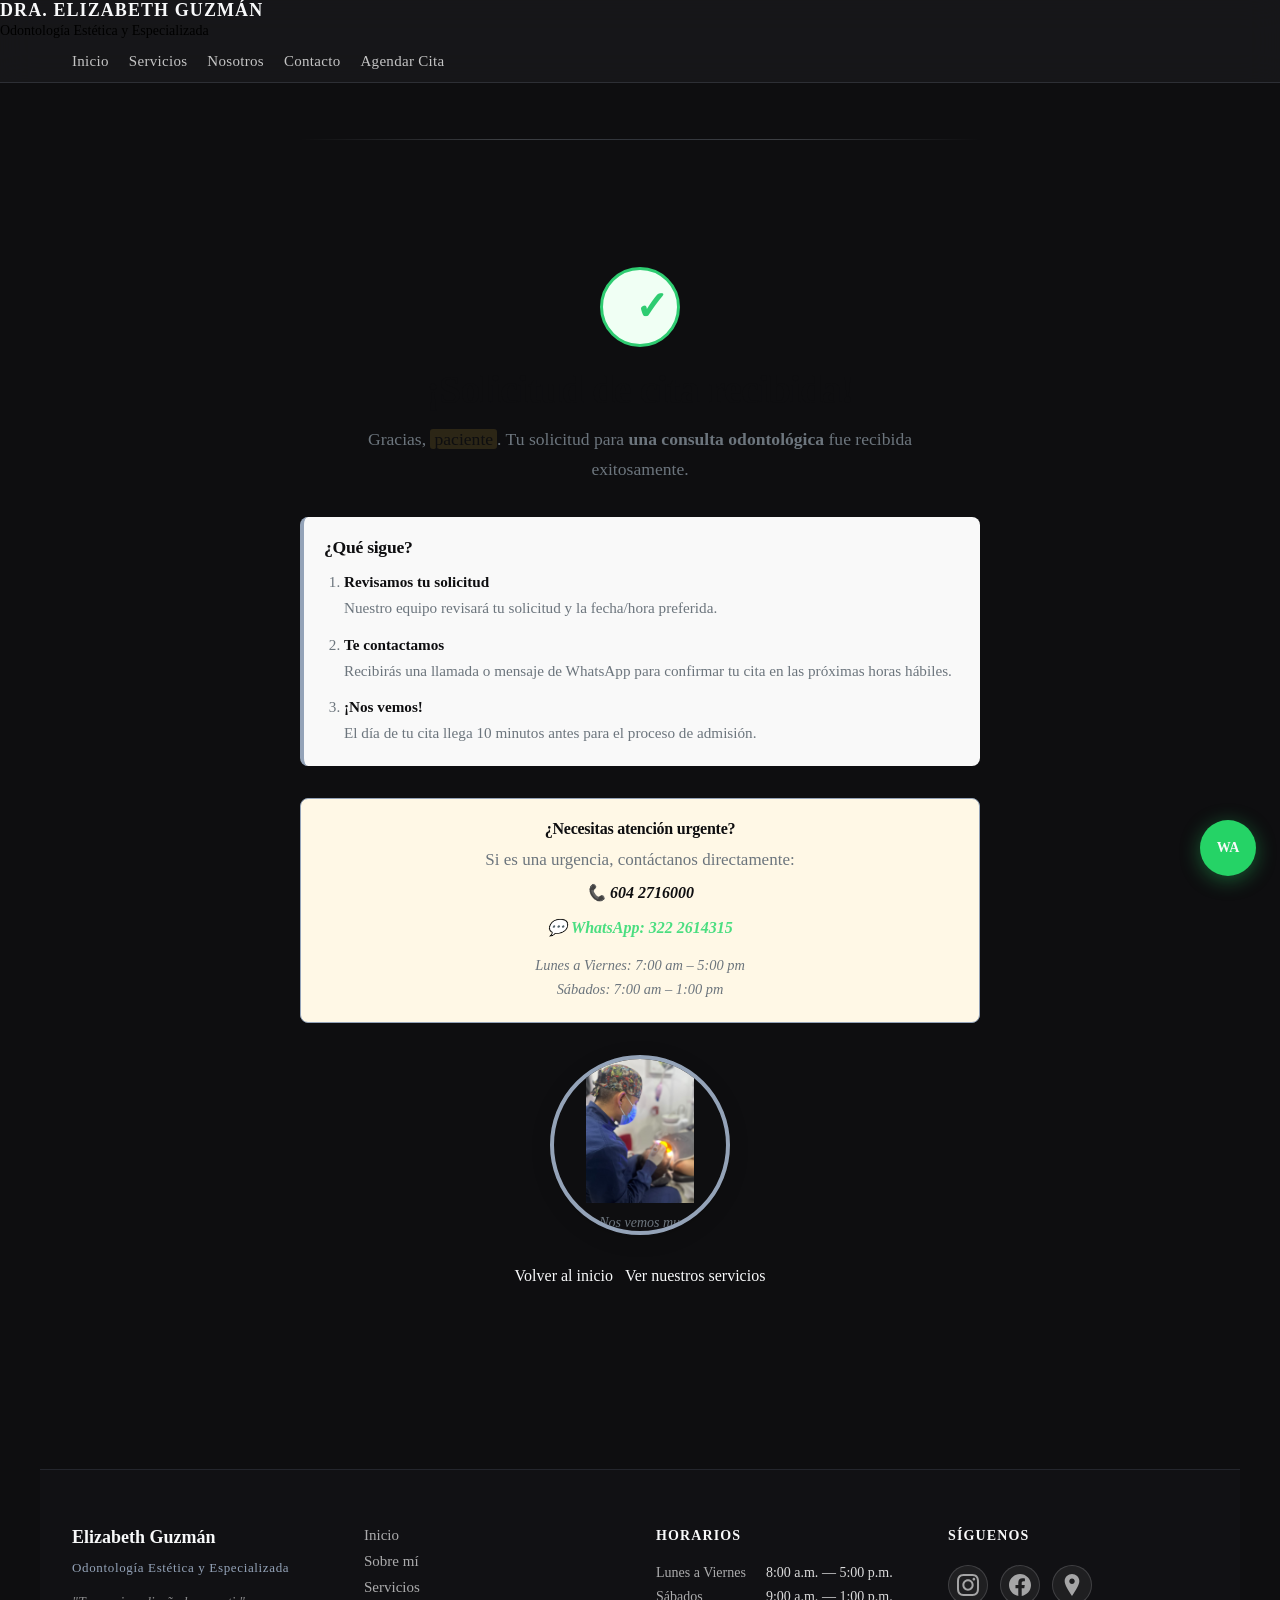
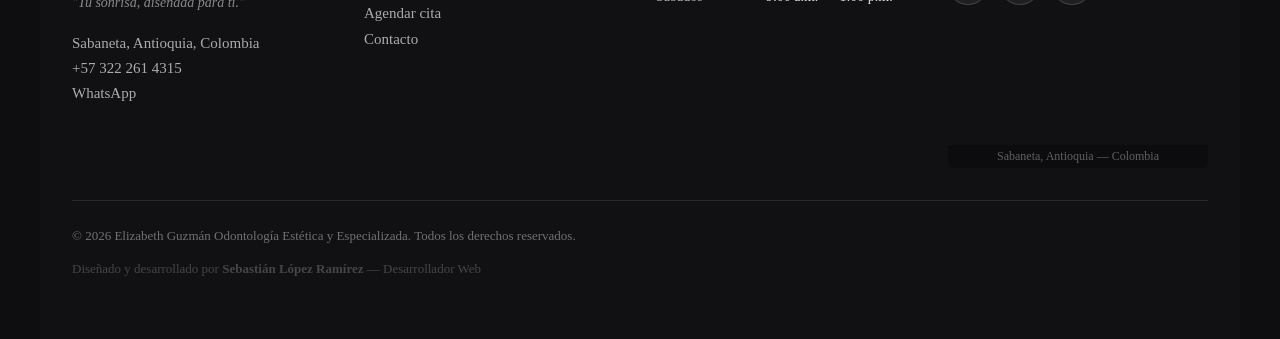
<file: gracias.html>
<!DOCTYPE html>
<html lang="es-CO">
<!--
  ============================================
  ARCHIVO: gracias.html
  PROPÓSITO: Confirmación de solicitud de cita recibida.
             Se muestra DESPUÉS de que el formulario de
             agendar.html se envía exitosamente.
  SEO: noindex,nofollow — no debe aparecer en Google
       (es una página de conversión interna, no de contenido)
  PERSONALIZACIÓN: agenda.js lee ?nombre=X&servicio=Y de la URL
                   y personaliza el mensaje para cada paciente.
  ============================================
-->
<head>
  <!-- Codificación UTF-8: necesaria para tildes y ñ en español -->
  <meta charset="UTF-8">

  <!-- Viewport responsivo: escala correctamente en celulares -->
  <meta name="viewport" content="width=device-width, initial-scale=1.0">

  <!-- CRÍTICO: esta página NO debe indexarse en Google -->
  <!-- Es una página de estado interna, sin valor SEO -->
  <meta name="robots" content="noindex, nofollow">

  <!-- Título descriptivo aunque no se indexe — aparece en la pestaña del navegador -->
  <title>¡Solicitud Recibida! — Dra. Elizabeth Guzmán Odontología</title>

  <!-- CSS externo: toda la estética está en styles.css (REGLA 2) -->
  <link rel="stylesheet" href="/css/styles.css">

  <!-- Favicon en 3 formatos: SVG (moderno), WebP (compatibilidad), ICO (legado) -->
  <link rel="icon" href="/img/favicon.svg" type="image/svg+xml">
  <link rel="icon" href="/img/favicon.webp" type="image/webp">
  <link rel="icon" href="/img/favicon.ico" sizes="any">

  <!-- Favicon: el ícono que aparece en la pestaña del navegador -->
  <link rel="icon" type="image/x-icon" href="/img/favicon.ico">

  <!-- Open Graph: si alguien compartiera este link (poco probable pero correcto) -->
  <meta property="og:title" content="Cita Solicitada — Dra. Elizabeth Guzmán">
  <meta property="og:description" content="Tu solicitud de cita fue recibida. Nos comunicaremos contigo pronto.">
  <meta property="og:locale" content="es_CO">

</head>

<body class="pagina-gracias">

<!-- ============================================
     BLOQUE: Header principal (reutilizado en todas las páginas)
     PROPÓSITO: Navegación global consistente
     SEMÁNTICA: <header> landmark, <nav> con aria-label
     ============================================ -->
<header>

  <!-- Logo y nombre del consultorio con enlace al home -->
  <!-- <a> envuelve logo + nombre: todo el bloque es clickeable -->
  <a href="/" class="logo" aria-label="Dra. Elizabeth Guzmán — Ir al inicio">
    <!-- <strong> para el nombre principal: importancia semántica -->
    <strong>Dra. Elizabeth Guzmán</strong>
    <!-- <small> para el subtítulo descriptivo -->
    <small>Odontología Estética y Especializada</small>
  </a>

  <!-- Botón hamburguesa para móvil — JS nav.js maneja el toggle -->
  <!-- aria-expanded: indica si el menú está abierto (lo actualiza JS) -->
  <button
    class="nav-toggle"
    aria-expanded="false"
    aria-controls="nav-principal"
    aria-label="Abrir menú de navegación">
    <!-- Las tres líneas del ícono hamburguesa se crean con CSS ::before/::after -->
  </button>

  <!-- Navegación principal del sitio -->
  <!-- aria-label diferencia este <nav> del breadcrumb u otros navs secundarios -->
  <nav id="nav-principal" aria-label="Navegación principal">
    <!-- <ul> semántico para lista de enlaces de navegación -->
    <ul>
      <li><a href="/">Inicio</a></li>
      <li><a href="/servicios.html">Servicios</a></li>
      <li><a href="/sobre-nosotros.html">Nosotros</a></li>
      <li><a href="/contacto.html">Contacto</a></li>
      <!-- CTA principal destacado visualmente con clase especial -->
      <li><a href="/agendar.html" class="nav-cta">Agendar Cita</a></li>
    </ul>
  </nav>

</header>

<!-- ============================================
     BLOQUE: Contenido principal
     PROPÓSITO: Confirmación de la solicitud recibida
     SEMÁNTICA: <main> landmark único por página
     ============================================ -->
<main id="gracias-main">

  <!-- ============================================
       SECCIÓN: Confirmación
       PROPÓSITO: Mensaje de éxito con detalles personalizados
       SEMÁNTICA: <section> con heading propio
       ============================================ -->
  <section class="seccion-gracias" aria-labelledby="titulo-gracias">

    <!-- Ícono de éxito (creado con CSS ::before en el figure) -->
    <!-- <figure> semántico para contenido visual decorativo con significado -->
    <figure class="icono-exito" aria-hidden="true">
      <!-- aria-hidden: el SVG es decorativo — la información está en el texto -->
      <!-- El checkmark se añade vía CSS ::before para mantener HTML limpio -->
    </figure>

    <!-- Título principal de la página de gracias -->
    <!-- <h1>: único por página, el más importante jerárquicamente -->
    <h1 id="titulo-gracias">¡Solicitud de cita recibida!</h1>

    <!-- Mensaje personalizado — agenda.js rellena el <mark id="saludo-nombre"> -->
    <p class="mensaje-principal">
      Gracias,
      <!-- <mark> para resaltar el nombre semánticamente (dato destacado) -->
      <!-- agenda.js inserta el nombre real aquí vía textContent (no innerHTML) -->
      <mark id="saludo-nombre">paciente</mark>.
      Tu solicitud para
      <!-- <strong> para énfasis en el servicio elegido -->
      <strong id="servicio-confirmado">una consulta odontológica</strong>
      fue recibida exitosamente.
    </p>

    <!-- ============================================
         SUB-SECCIÓN: Próximos pasos
         PROPÓSITO: Informar al paciente qué pasará después
         ============================================ -->
    <section class="proximos-pasos" aria-labelledby="titulo-pasos">
      <h2 id="titulo-pasos">¿Qué sigue?</h2>

      <!-- <ol> lista ordenada: los pasos tienen secuencia -->
      <ol class="lista-pasos">
        <li>
          <!-- <strong> para el título del paso — énfasis semántico -->
          <strong>Revisamos tu solicitud</strong>
          Nuestro equipo revisará tu solicitud y la fecha/hora preferida.
        </li>
        <li>
          <strong>Te contactamos</strong>
          Recibirás una llamada o mensaje de WhatsApp para confirmar
          tu cita en las próximas horas hábiles.
        </li>
        <li>
          <strong>¡Nos vemos!</strong>
          El día de tu cita llega 10 minutos antes para el proceso de admisión.
        </li>
      </ol>
    </section>

    <!-- ============================================
         SUB-SECCIÓN: Datos de contacto para emergencias
         PROPÓSITO: Dar alternativa de contacto directo
         SEMÁNTICA: <aside> — información complementaria
         ============================================ -->
    <aside class="contacto-directo" aria-labelledby="titulo-contacto-directo">
      <h2 id="titulo-contacto-directo">¿Necesitas atención urgente?</h2>
      <p>Si es una urgencia, contáctanos directamente:</p>

      <!-- <address> semántico para datos de contacto del negocio -->
      <address>
        <!-- Teléfono fijo -->
        <a href="tel:+576042716000" class="contacto-tel">
          <!-- aria-label explícito para lectores de pantalla -->
          📞 604 2716000
        </a>

        <!-- WhatsApp — formato wa.me con código de país sin + -->
        <a
          href="https://wa.me/573222614315?text=Hola%2C%20necesito%20atenci%C3%B3n%20dental%20urgente."
          class="contacto-whatsapp"
          target="_blank"
          rel="noopener noreferrer"
          aria-label="Contactar por WhatsApp (abre en nueva pestaña)">
          💬 WhatsApp: 322 2614315
        </a>

        <!-- Horario de atención -->
        <p class="horario-atencion">
          <!-- <time> para datos de horario — semántica temporal -->
          Lunes a Viernes: <time>7:00 am – 5:00 pm</time>
          <br>
          Sábados: <time>7:00 am – 1:00 pm</time>
        </p>
      </address>
    </aside>

    <!-- ============================================
         FOTO DE LA DOCTORA — Toque humano en la confirmación
         PROPÓSITO: Mostrar la cara de la Dra. en el momento de mayor
                    satisfacción del usuario (confirmación de cita).
                    Refuerza la relación paciente-doctora antes de la visita.
         SEMÁNTICA: <figure> con <figcaption> descriptivo.
                    loading="lazy": no es above-the-fold.
         ============================================ -->
    <!-- <figure> para la imagen de la doctora con leyenda descriptiva -->
    <figure class="gracias-foto-doctora">
      <!-- <picture> para imagen responsiva -->
      <picture>
        <!-- Foto de la doctora sonriendo — transmite calidez y profesionalismo -->
        <source srcset="/img/dra-elizabeth-sonrisa.jpeg" type="image/jpeg">
        <!-- alt: contexto clínico + emocional adecuado para este momento -->
        <img
          src="/img/dra-elizabeth-sonrisa.jpeg"
          alt="Dra. Elizabeth Guzmán sonriendo, lista para atenderte en su consultorio de Sabaneta, Antioquia"
          width="300"
          height="300"
          loading="lazy"
        >
      </picture>
      <!-- <figcaption>: texto que acompaña la imagen — cálido y personal -->
      <figcaption>¡Nos vemos muy pronto! — Dra. Elizabeth Guzmán</figcaption>
    </figure>

    <!-- ============================================
         CTA DE RETORNO
         PROPÓSITO: Dar al usuario opciones de navegación
         ============================================ -->
    <nav class="navegacion-gracias" aria-label="Navegación de retorno">
      <ul>
        <li>
          <!-- Enlace principal: volver al inicio -->
          <a href="/" class="btn btn-primario">Volver al inicio</a>
        </li>
        <li>
          <!-- Enlace secundario: ver servicios -->
          <a href="/servicios.html" class="btn btn-secundario">Ver nuestros servicios</a>
        </li>
      </ul>
    </nav>

  </section>

</main>

<!-- ============================================
     BLOQUE: Footer
     PROPÓSITO: Pie de página con datos NAP + links legales
     SEMÁNTICA: <footer> landmark, <address> para NAP
     ============================================ -->
<footer>

  <!-- Identidad del consultorio en el footer -->
  <section aria-labelledby="footer-nombre" class="footer-identidad">
    <h3 id="footer-nombre">Elizabeth Guzmán</h3>
    <p class="footer-tagline">Odontología Estética y Especializada</p>
    <!-- Frase de marca del PDF -->
    <p class="footer-frase"><em>"Tu sonrisa, diseñada para ti."</em></p>

    <!-- <address>: marcado semántico para los datos de contacto del negocio.
         Google entiende que este bloque contiene la información NAP oficial.
         IMPORTANTE: los datos deben ser IDÉNTICOS a los de Google Business Profile. -->
    <address>
      <!-- Enlace al Google Maps: mejora el SEO local y facilita la navegación. -->
      <a href="https://share.google/rlaYavouMHnes4XAD"
         target="_blank"
         rel="noopener noreferrer"
         aria-label="Abrir consultorio en Google Maps">
        Sabaneta, Antioquia, Colombia
      </a>
      <!-- tel: protocolo que permite marcar directamente en móviles al hacer clic -->
      <a href="tel:+573222614315" aria-label="Llamar al consultorio">+57 322 261 4315</a>
      <a href="https://wa.me/573222614315"
         target="_blank"
         rel="noopener noreferrer"
         aria-label="Escribir por WhatsApp">
        WhatsApp
      </a>
    </address>
  </section>

  <!-- Navegación del footer: diferente al nav del header en contenido y aria-label -->
  <nav aria-label="Navegación del pie de página" class="footer-nav">
    <ul>
      <li><a href="/">Inicio</a></li>
      <li><a href="/sobre-nosotros.html">Sobre mí</a></li>
      <li><a href="/servicios.html">Servicios</a></li>
      <li><a href="/agendar.html">Agendar cita</a></li>
      <li><a href="/contacto.html">Contacto</a></li>
    </ul>
  </nav>

  <!-- <aside>: información tangencial al contenido principal (horarios).
       Está en el footer porque es de consulta rápida, no el foco de la página. -->
  <aside aria-label="Horarios de atención" class="footer-horarios">
    <h4>Horarios</h4>
    <!-- <dl>: lista de definición — el marcado más semántico para pares dato/valor
         como "día: hora". <dt> = término, <dd> = descripción/valor. -->
    <dl>
      <dt>Lunes a Viernes</dt>
      <!-- <time datetime="HH:MM"> permite a los motores de búsqueda parsear horarios
           en formato ISO 8601, que es el estándar internacional. -->
      <dd>
        <time datetime="08:00">8:00 a.m.</time> —
        <time datetime="17:00">5:00 p.m.</time>
      </dd>
      <dt>Sábados</dt>
      <dd>
        <time datetime="09:00">9:00 a.m.</time> —
        <time datetime="13:00">1:00 p.m.</time>
      </dd>
    </dl>
    <!-- TODO: reemplaza estos horarios con los reales del consultorio -->
  </aside>


  <!-- ============================================
       BLOQUE: Footer — 4ª columna: Redes sociales + mapa
       PROPÓSITO: Agrupar en una sola columna los íconos sociales y el
                  mapa embebido pequeño. Ocupa el 4° slot del grid del footer.
       SEMÁNTICA: <section> con heading, <ul> para iconos, <figure> para mapa.
       ============================================ -->
  <section aria-labelledby="footer-redes-titulo" class="footer-redes-mapa">

    <!-- Título de columna: estilo coherente con "Horarios" y "Páginas" -->
    <h4 id="footer-redes-titulo">Síguenos</h4>

    <!-- <ul>: lista de enlaces a redes sociales con íconos SVG futuristas -->
    <ul class="redes-sociales" aria-label="Redes sociales del consultorio">

      <!-- Instagram: SVG oficial adaptado, contorno minimalista -->
      <li>
        <a href="https://www.instagram.com/draelizabethguzman/"
           target="_blank"
           rel="noopener noreferrer"
           aria-label="Seguir a Elizabeth Guzmán en Instagram"
           class="red-social red-instagram">
          <svg xmlns="http://www.w3.org/2000/svg" viewBox="0 0 24 24" aria-hidden="true" focusable="false" width="22" height="22" fill="currentColor">
            <path d="M12 2.163c3.204 0 3.584.012 4.85.07 3.252.148 4.771 1.691 4.919 4.919.058 1.265.069 1.645.069 4.849 0 3.205-.012 3.584-.069 4.849-.149 3.225-1.664 4.771-4.919 4.919-1.266.058-1.644.07-4.85.07-3.204 0-3.584-.012-4.849-.07-3.26-.149-4.771-1.699-4.919-4.92-.058-1.265-.07-1.644-.07-4.849 0-3.204.013-3.583.07-4.849.149-3.227 1.664-4.771 4.919-4.919 1.266-.057 1.645-.069 4.849-.069zm0-2.163c-3.259 0-3.667.014-4.947.072-4.358.2-6.78 2.618-6.98 6.98-.059 1.281-.073 1.689-.073 4.948 0 3.259.014 3.668.072 4.948.2 4.358 2.618 6.78 6.98 6.98 1.281.058 1.689.072 4.948.072 3.259 0 3.668-.014 4.948-.072 4.354-.2 6.782-2.618 6.979-6.98.059-1.28.073-1.689.073-4.948 0-3.259-.014-3.667-.072-4.947-.196-4.354-2.617-6.78-6.979-6.98-1.281-.059-1.69-.073-4.949-.073zm0 5.838c-3.403 0-6.162 2.759-6.162 6.162s2.759 6.163 6.162 6.163 6.162-2.759 6.162-6.163c0-3.403-2.759-6.162-6.162-6.162zm0 10.162c-2.209 0-4-1.79-4-4 0-2.209 1.791-4 4-4s4 1.791 4 4c0 2.21-1.791 4-4 4zm6.406-11.845c-.796 0-1.441.645-1.441 1.44s.645 1.44 1.441 1.44c.795 0 1.439-.645 1.439-1.44s-.644-1.44-1.439-1.44z"/>
          </svg>
        </a>
      </li>

      <!-- Facebook: SVG "f" en círculo, minimalista -->
      <li>
        <a href="https://www.facebook.com/profile.php?id=61558841361671"
           target="_blank"
           rel="noopener noreferrer"
           aria-label="Seguir a Elizabeth Guzmán en Facebook"
           class="red-social red-facebook">
          <svg xmlns="http://www.w3.org/2000/svg" viewBox="0 0 24 24" aria-hidden="true" focusable="false" width="22" height="22" fill="currentColor">
            <path d="M24 12.073c0-6.627-5.373-12-12-12s-12 5.373-12 12c0 5.99 4.388 10.954 10.125 11.854v-8.385H7.078v-3.47h3.047V9.43c0-3.007 1.792-4.669 4.533-4.669 1.312 0 2.686.235 2.686.235v2.953H15.83c-1.491 0-1.956.925-1.956 1.874v2.25h3.328l-.532 3.47h-2.796v8.385C19.612 23.027 24 18.062 24 12.073z"/>
          </svg>
        </a>
      </li>

      <!-- Google Maps / Google Business Profile: pin de mapa -->
      <li>
        <a href="https://www.google.com/maps/place/Dra.+Elizabeth+Guzm%C3%A1n+Odontolog%C3%ADa+Est%C3%A9tica+y+Especializada/@6.1531438,-75.620117,799m/data=!3m2!1e3!4b1!4m6!3m5!1s0x8e4683d9082eecb1:0x6577608e1e0fae27!8m2!3d6.1531438!4d-75.620117!16s%2Fg%2F11s2ld_k6q"
           target="_blank"
           rel="noopener noreferrer"
           aria-label="Ver el consultorio en Google Maps"
           class="red-social red-gmb">
          <svg xmlns="http://www.w3.org/2000/svg" viewBox="0 0 24 24" aria-hidden="true" focusable="false" width="22" height="22" fill="currentColor">
            <path d="M12 0C7.802 0 4 3.403 4 7.602 4 11.8 7.469 16.812 12 24c4.531-7.188 8-12.2 8-16.398C20 3.403 16.199 0 12 0zm0 11c-1.657 0-3-1.343-3-3s1.343-3 3-3 3 1.343 3 3-1.343 3-3 3z"/>
          </svg>
        </a>
      </li>

    </ul>

    <!-- <figure>: mapa embebido pequeño con leyenda accesible.
         <figure> es el envoltorio semántico correcto para contenido
         autocontenido como mapas, imágenes, gráficos. -->
    <figure class="footer-mapa-figura">
      <!-- <iframe> con loading="lazy" para no bloquear el render inicial.
           referrerpolicy evita filtrar la URL de referencia a Google Maps. -->
      <iframe
        src="https://maps.google.com/maps?q=6.1531438,-75.620117&z=16&output=embed"
        width="100%"
        height="120"
        loading="lazy"
        allowfullscreen=""
        referrerpolicy="no-referrer-when-downgrade"
        title="Ubicación del consultorio en Sabaneta, Antioquia">
      </iframe>
      <!-- <figcaption>: descripción textual del mapa, útil para accesibilidad y SEO -->
      <figcaption>Sabaneta, Antioquia — Colombia</figcaption>
    </figure>

  </section>

  <!-- Franja inferior de cierre: copyright y crédito del desarrollador.
       Ocupa la fila completa del grid del footer gracias a grid-column: 1/-1 en CSS. -->
  <section aria-label="Copyright y créditos" class="footer-bottom">

    <!-- Copyright y crédito del desarrollador -->
    <section aria-label="Copyright" class="footer-copy">
      <p>
        <small>
          ©&nbsp;<time datetime="2026">2026</time>
          Elizabeth Guzmán Odontología Estética y Especializada.
          Todos los derechos reservados.
        </small>
      </p>
      <p class="footer-credito">
        <small>Diseñado y desarrollado por
          <strong>Sebastián López Ramírez</strong> — Desarrollador Web
        </small>
      </p>
    </section>

  </section>
</footer>

<!-- Script de navegación móvil (menú hamburguesa) -->
<!-- defer: se descarga en paralelo y se ejecuta cuando el DOM está listo -->
<script src="/js/nav.js" defer></script>

<!-- Script de agenda: personaliza el saludo en esta página -->
<script src="/js/agenda.js" defer></script>

<!-- AUDITORÍA: div=0, span=0, style_inline=0 -->


<a href="https://wa.me/573222614315?text=Hola%2C%20quisiera%20agendar%20una%20valoraci%C3%B3n%20odontol%C3%B3gica%20con%20la%20Dra.%20Elizabeth"
   class="whatsapp-flotante"
   target="_blank"
   rel="noopener noreferrer"
   aria-label="Agendar cita por WhatsApp con la Dra. Elizabeth Guzmán">
  <!-- El ícono de WhatsApp lo dibujamos puramente con CSS usando un SVG inline en content.
       Esto evita cargar una imagen externa (HTTP request extra) y mantiene el botón
       ligero. El texto "WA" es el fallback accesible si el CSS falla. -->
  <abbr title="WhatsApp" aria-hidden="true">WA</abbr>
</a>

</body>
</html>
</file>
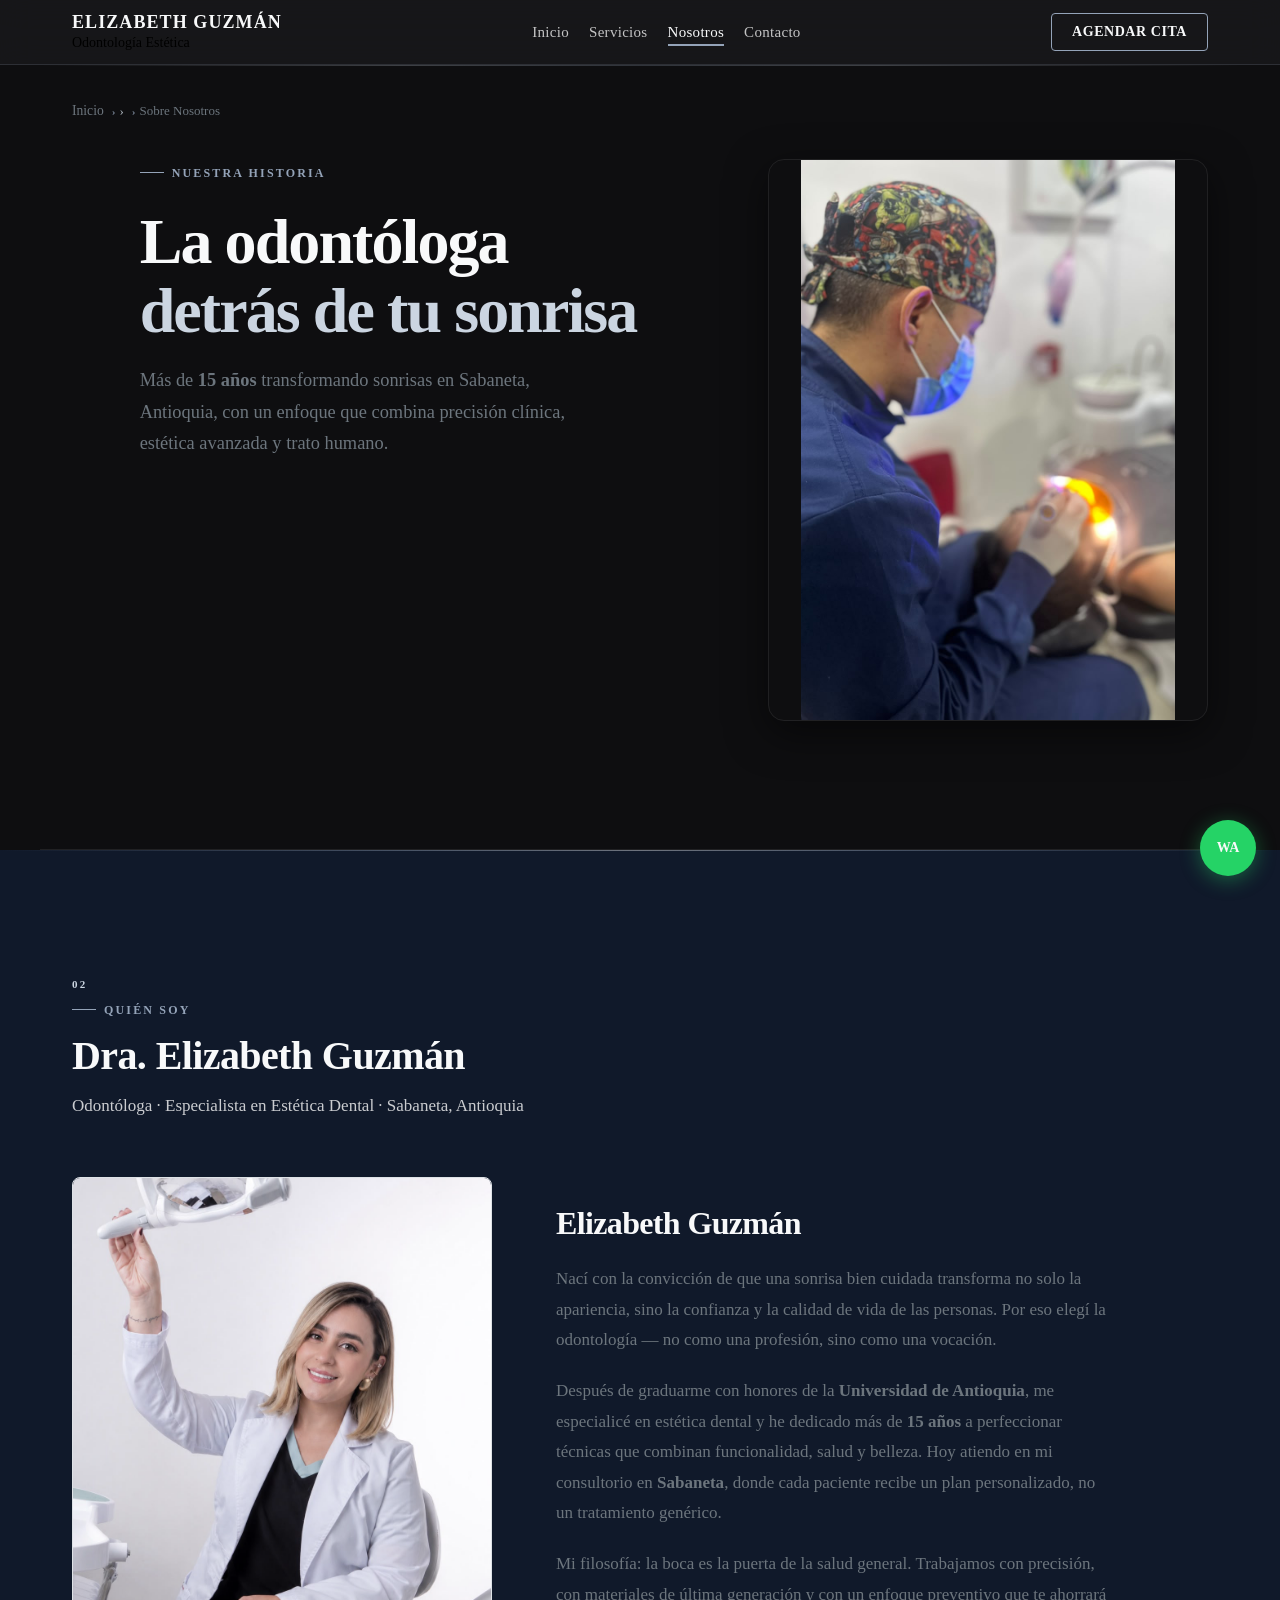
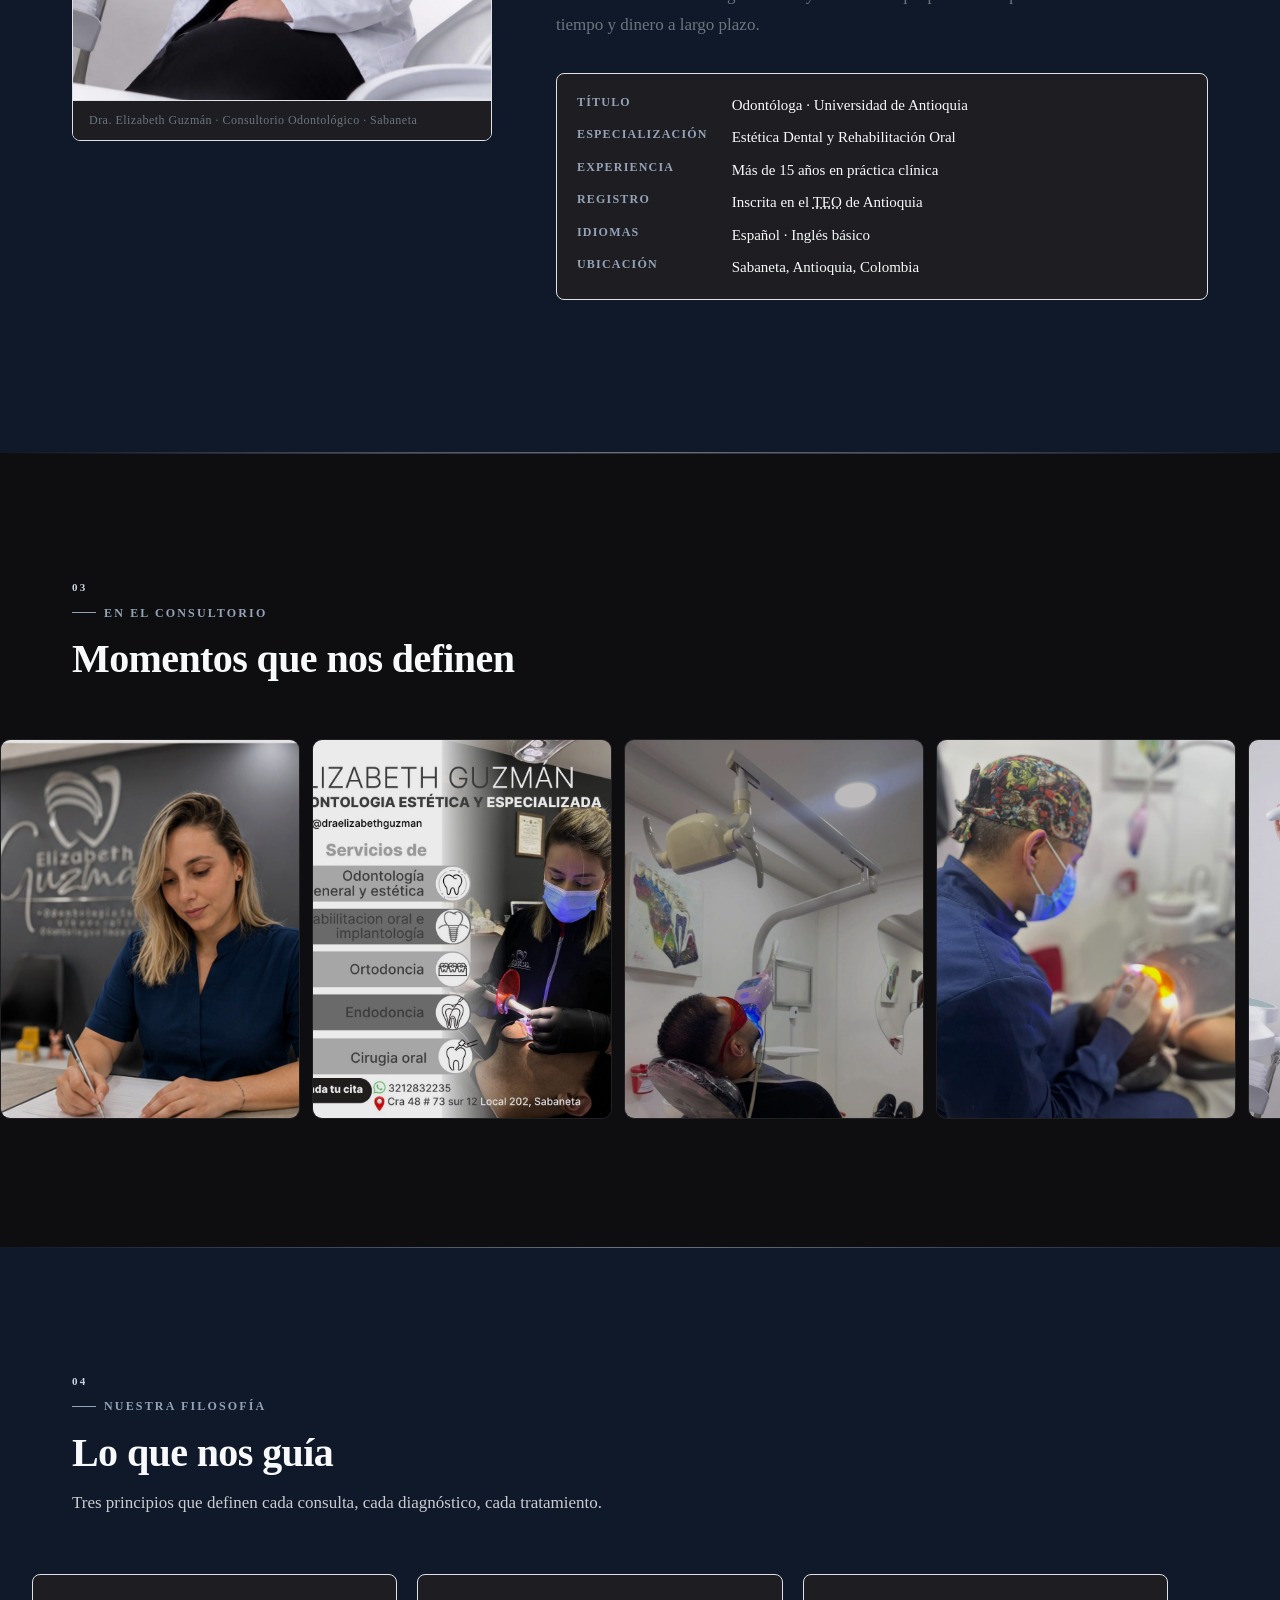
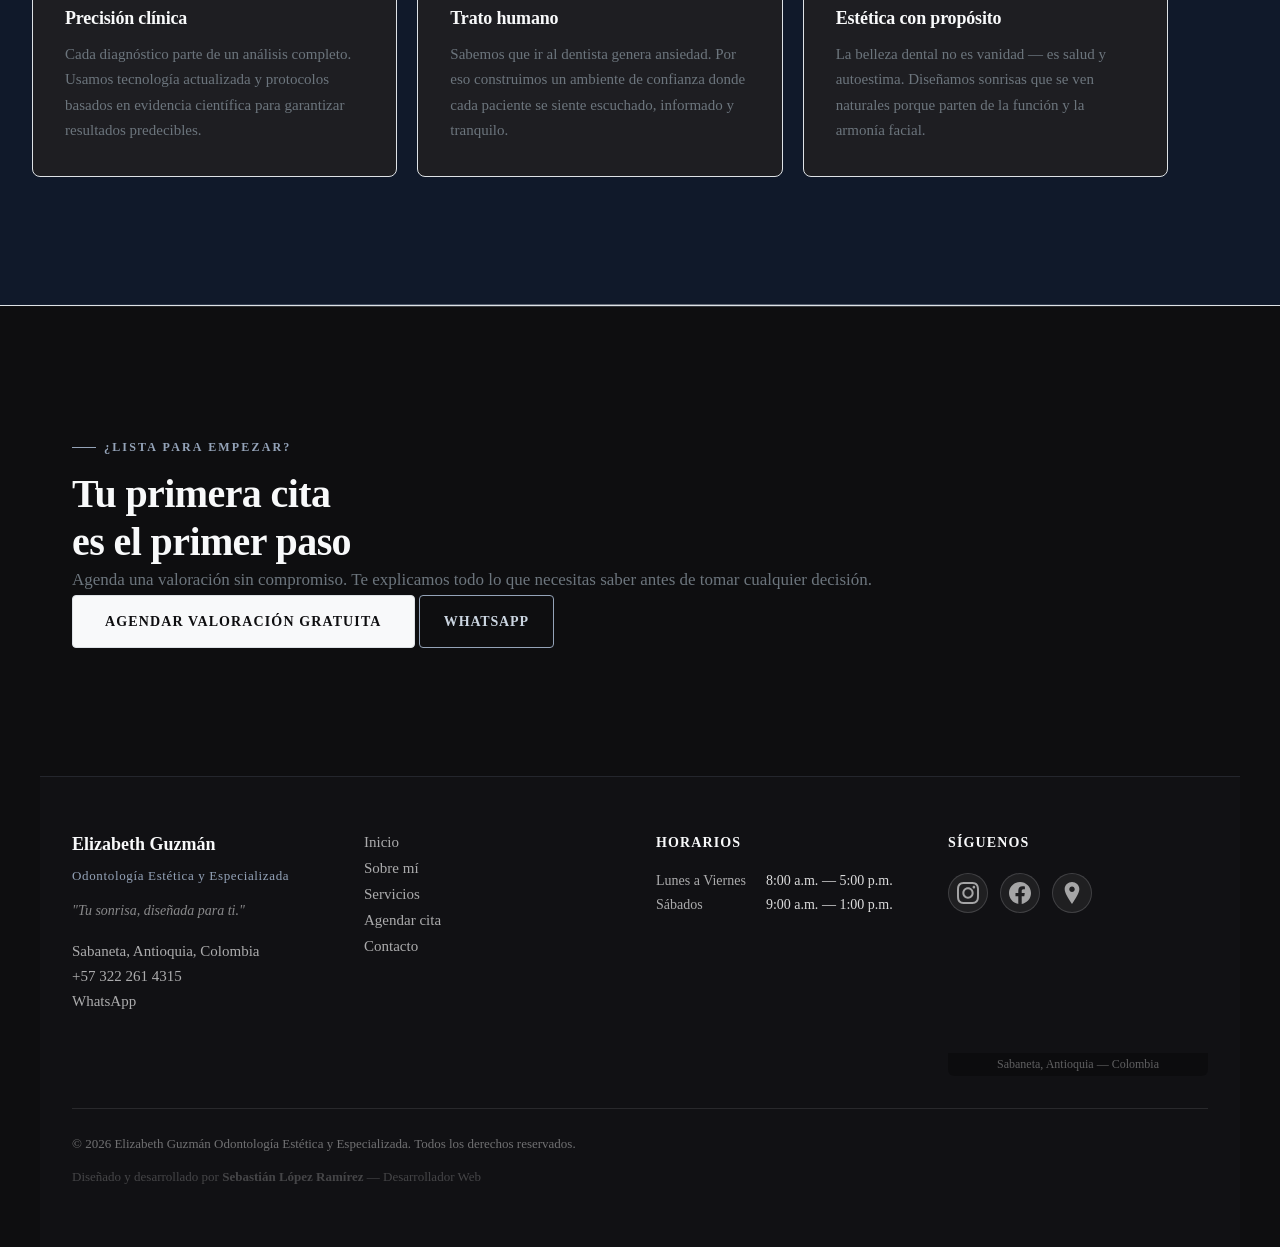
<file: sobre-nosotros.html>
<!DOCTYPE html>
<html lang="es" dir="ltr">
<head>
  <!-- ============================================================
       META ESENCIALES
       Charset primero para evitar ataques de encoding
       ============================================================ -->
  <meta charset="UTF-8">
  <!-- viewport: width=device-width impide el zoom forzado en mobile -->
  <meta name="viewport" content="width=device-width, initial-scale=1.0">

  <!-- Canonical: evita contenido duplicado si el sitio tiene www y sin www -->
  <link rel="canonical" href="https://elizabethguzman.com/sobre-nosotros">

  <title>Sobre Nosotros | Dra. Elizabeth Guzmán — Odontología Estética Sabaneta</title>
  <meta name="description" content="Conoce a la Dra. Elizabeth Guzmán, odontóloga especializada en estética dental en Sabaneta, Antioquia. Más de 15 años de experiencia, formación universitaria y compromiso con tu sonrisa.">

  <!-- Open Graph: para compartir en redes sociales con vista previa rica -->
  <meta property="og:type" content="profile">
  <meta property="og:title" content="Dra. Elizabeth Guzmán — Odontología Estética y Especializada">
  <meta property="og:description" content="Conoce a la especialista detrás de tu sonrisa. Odontología estética y general en Sabaneta, Antioquia.">
  <meta property="og:url" content="https://elizabethguzman.com/sobre-nosotros">
  <meta property="og:image" content="https://elizabethguzman.com/img/og-sobre-nosotros.jpg">
  <meta property="og:locale" content="es_CO">

  <!-- Twitter Cards -->
  <meta name="twitter:card" content="summary_large_image">
  <meta name="twitter:title" content="Dra. Elizabeth Guzmán — Odontología Estética Sabaneta">
  <meta name="twitter:description" content="Conoce a la especialista detrás de tu sonrisa.">

  <!-- CSS único externo — REGLA 2: sin estilos inline excepto crítico -->
  <link rel="stylesheet" href="/css/styles.css">

  <!-- Favicon en 3 formatos: SVG (moderno), WebP (compatibilidad), ICO (legado) -->
  <link rel="icon" href="/img/favicon.svg" type="image/svg+xml">
  <link rel="icon" href="/img/favicon.webp" type="image/webp">
  <link rel="icon" href="/img/favicon.ico" sizes="any">

  <!-- ============================================================
       STYLE CRÍTICO INLINE — Above-The-Fold únicamente
       Justificación: previene FOUC (flash of unstyled content)
       antes de que styles.css cargue. Solo: bg del body, header sticky,
       hero básico. TODO lo demás en /css/styles.css.
       ============================================================ -->
  <style>
    /* Fondo base del body antes de que cargue el CSS externo */
    body { margin: 0; background-color: #0e0e10; -webkit-font-smoothing: antialiased; }
    /* Header sticky: necesario aquí para evitar salto visible al scroll */
    body > header { position: sticky; top: 0; z-index: 100; }
    /* Hero mínimo: altura y fondo para que no haya blanco momentáneo.
       Solo propiedades críticas para evitar FOUC (flash de blanco).
       Layout de 2 columnas y alineación se definen en /css/styles.css. */
    #sobre-hero {
      min-height: 40dvh;
      background-color: #0e0e10;
      /* padding-top mínimo: solo compensa altura del header sticky (~70px) */
      padding-top: clamp(1.5rem, 3vw, 2.5rem);
    }
  </style>

  <!-- ============================================================
       JSON-LD — Schema.org Person + ProfilePage
       Ayuda a Google a entender quién es la doctora (knowledge panel)
       ============================================================ -->
  <script type="application/ld+json">
  {
    "@context": "https://schema.org",
    "@graph": [
      {
        "@type": "Person",
        "@id": "https://elizabethguzman.com/#doctora",
        "name": "Elizabeth Guzmán",
        "jobTitle": "Odontóloga — Especialista en Estética Dental",
        "description": "Odontóloga con más de 15 años de experiencia en Sabaneta, Antioquia, especializada en tratamientos de estética dental y odontología general.",
        "image": "https://elizabethguzman.com/img/logo-fondo-oscuro.png",
        "url": "https://elizabethguzman.com/sobre-nosotros",
        "worksFor": {
          "@type": "Dentist",
          "@id": "https://elizabethguzman.com/#consultorio",
          "name": "Dra. Elizabeth Guzmán Odontología Estética y Especializada"
        },
        "alumniOf": {
          "@type": "EducationalOrganization",
          "name": "Universidad de Antioquia"
        },
        "knowsAbout": [
          "Odontología Estética",
          "Blanqueamiento Dental",
          "Carillas de Porcelana",
          "Diseño de Sonrisa",
          "Implantes Dentales",
          "Ortodoncia"
        ]
      },
      {
        "@type": "BreadcrumbList",
        "itemListElement": [
          {
            "@type": "ListItem",
            "position": 1,
            "name": "Inicio",
            "item": "https://elizabethguzman.com/"
          },
          {
            "@type": "ListItem",
            "position": 2,
            "name": "Sobre Nosotros",
            "item": "https://elizabethguzman.com/sobre-nosotros"
          }
        ]
      }
    ]
  }
  </script>
</head>

<body>

<!-- ============================================================
     BLOQUE: Header principal
     PROPÓSITO: Navegación global idéntica a index.html
     SEMÁNTICA: <header> landmark de página, <nav> con aria-label
     SEO: links internos ayudan a distribuir PageRank interno
     ============================================================ -->
<header role="banner">
  <!-- <nav> con aria-label porque puede haber más de un <nav> en la página -->
  <nav aria-label="Navegación principal">
    <!-- Logo en <a> para que sea enlace al home — <strong> para semántica de marca -->
    <a href="/" class="logo" aria-label="Ir al inicio — Dra. Elizabeth Guzmán Odontología">
      <strong>Elizabeth Guzmán</strong>
      <!-- <small> es semánticamente correcto para texto secundario/subtítulo -->
      <small>Odontología Estética</small>
    </a>

    <!-- <ul> lista de enlaces: estructura semántica correcta para menús de navegación -->
    <ul role="list">
      <li><a href="/">Inicio</a></li>
      <li><a href="/servicios.html">Servicios</a></li>
      <!-- aria-current="page" indica al lector de pantalla la página activa -->
      <li><a href="/sobre-nosotros.html" aria-current="page">Nosotros</a></li>
      <li><a href="/contacto.html">Contacto</a></li>
    </ul>

    <!-- CTA principal en header — <a> actúa como botón de acción destacado -->
    <a href="/agendar.html" class="cta-header">Agendar cita</a>
    <!-- Botón hamburguesa para móvil — activado por nav.js con clase nav-abierto -->
    <button
      class="nav-toggle"
      aria-expanded="false"
      aria-label="Abrir menú de navegación">
    </button>
  </nav>
</header>


<!-- ============================================================
     ELEMENTO: <main>
     PROPÓSITO: Contenido principal único de esta página
     SEMÁNTICA: Solo debe haber un <main> por página — landmark ARIA
     ACCESIBILIDAD: Screen readers saltan directo aquí con "skip to content"
     ============================================================ -->
<main id="contenido-principal">

  <!-- ============================================================
       BLOQUE: Hero de la página "Sobre nosotros"
       PROPÓSITO: Cabecera interna con título + breadcrumb
       SEMÁNTICA: <section> con heading propio, <nav> para breadcrumb
       SEO: h1 con palabras clave "Odontóloga Sabaneta"
       ============================================================ -->
  <section id="sobre-hero" aria-labelledby="titulo-sobre">

    <!-- Breadcrumb: <nav> con aria-label para diferenciarlo del nav principal -->
    <nav aria-label="Ruta de navegación" class="breadcrumb">
      <!-- <ol> porque el orden de las migas importa semánticamente -->
      <ol role="list">
        <li><a href="/">Inicio</a></li>
        <!-- aria-hidden="true" en separadores decorativos → no los lee el screen reader -->
        <li aria-hidden="true" class="breadcrumb-sep">›</li>
        <!-- aria-current="page" en el último ítem: página actual -->
        <li aria-current="page">Sobre Nosotros</li>
      </ol>
    </nav>

    <!-- ============================================
         LAYOUT 2 COLUMNAS: Texto izquierda / Foto derecha
         PROPÓSITO: Aprovechar el espacio horizontal del hero.
                    El texto corre a la izquierda y la foto ancla
                    el lado derecho — equilibrio visual inmediato.
         SEMÁNTICA: <article> para el bloque de texto de la doctora.
                    <figure> + <picture> para la foto lateral.
         ============================================ -->

    <!-- Columna izquierda: texto del hero -->
    <article class="hero-sobre-contenido">
      <!-- Kicker: etiqueta pequeña sobre el h1 -->
      <p class="kicker">Nuestra historia</p>

      <!-- h1: único por página, con las palabras clave más importantes -->
      <h1 id="titulo-sobre">
        La odontóloga<br>
        <mark class="highlight-plata">detrás de tu sonrisa</mark>
      </h1>

      <p class="hero-sobre-descripcion">
        Más de <strong>15 años</strong> transformando sonrisas en Sabaneta, Antioquia,
        con un enfoque que combina precisión clínica, estética avanzada y trato humano.
      </p>
    </article>

    <!-- Columna derecha: foto de la doctora
         loading="eager" porque está above-the-fold (el hero es lo primero que ve el usuario).
         object-position: top center → muestra la cara de la Dra., no el torso. -->
    <figure class="hero-sobre-foto">
      <picture>
        <!-- Fuente JPEG del perfil -->
        <source srcset="/img/dra-elizabeth-sonrisa.jpeg" type="image/jpeg">
        <!-- alt descriptivo: nombre + especialidad para accesibilidad y SEO -->
        <img
          src="/img/dra-elizabeth-sonrisa.jpeg"
          alt="Dra. Elizabeth Guzmán — Odontóloga Estética y Especializada en Sabaneta, Antioquia"
          width="560"
          height="640"
          loading="eager"
        >
      </picture>
    </figure>

  </section>


  <!-- ============================================================
       BLOQUE: Perfil de la Doctora
       PROPÓSITO: Presentación principal — foto + bio + credenciales
       SEMÁNTICA: <article> porque es contenido autocontenido sobre una persona
       SEO: itemprop="description" para rich snippets de Person
       ============================================================ -->
  <section id="perfil-doctora" aria-labelledby="titulo-perfil">
    <header class="seccion-header">
      <p class="kicker">Quién soy</p>
      <h2 id="titulo-perfil">Dra. Elizabeth Guzmán</h2>
      <p class="seccion-descripcion">Odontóloga · Especialista en Estética Dental · Sabaneta, Antioquia</p>
    </header>

    <!-- <article> porque es contenido autocontenido sobre la doctora -->
    <article class="perfil-doctora-grid" itemscope itemtype="https://schema.org/Person">

      <!-- Fotografía de la doctora — <figure> es el contenedor semántico correcto para imágenes con leyenda -->
      <figure class="perfil-foto">
        <!-- loading="lazy" porque está debajo del fold (no es LCP) -->
        <!-- width/height previenen CLS (Cumulative Layout Shift) -->
        <img
          src="/img/dra-elizabeth-perfil.jpeg"
          alt="Dra. Elizabeth Guzmán, odontóloga especialista en estética dental en Sabaneta"
          width="480"
          height="600"
          loading="lazy"
          itemprop="image"
        >
        <!-- <figcaption> describe la imagen para accesibilidad y SEO -->
        <figcaption>Dra. Elizabeth Guzmán · Consultorio Odontológico · Sabaneta</figcaption>
      </figure>

      <!-- Contenido biográfico y de credenciales -->
      <section class="perfil-bio" aria-labelledby="titulo-bio">
        <h3 id="titulo-bio" class="perfil-nombre" itemprop="name">Elizabeth Guzmán</h3>

        <!-- <p> para párrafos de biografía — semántica correcta para texto corrido -->
        <p itemprop="description">
          Nací con la convicción de que una sonrisa bien cuidada transforma no solo la
          apariencia, sino la confianza y la calidad de vida de las personas. Por eso elegí
          la odontología — no como una profesión, sino como una vocación.
        </p>
        <p>
          Después de graduarme con honores de la <strong>Universidad de Antioquia</strong>,
          me especialicé en estética dental y he dedicado más de <strong>15 años</strong>
          a perfeccionar técnicas que combinan funcionalidad, salud y belleza. Hoy atiendo
          en mi consultorio en <strong>Sabaneta</strong>, donde cada paciente recibe un
          plan personalizado, no un tratamiento genérico.
        </p>
        <p>
          Mi filosofía: la boca es la puerta de la salud general. Trabajamos con precisión,
          con materiales de última generación y con un enfoque preventivo que te ahorrará
          tiempo y dinero a largo plazo.
        </p>

        <!-- ============================================================
             CREDENCIALES EN <dl> — Definition List
             PROPÓSITO: Estructurar pares etiqueta:valor (título:dato)
             SEMÁNTICA: <dl> es el único elemento correcto para este patrón.
             NO usar <table> porque no es datos tabulares comparables.
             NO usar <ul> porque son pares clave-valor, no ítems independientes.
             ============================================================ -->
        <dl class="credenciales-lista">
          <!-- <dt> = término/etiqueta; <dd> = definición/valor -->
          <dt>Título</dt>
          <dd itemprop="hasCredential">Odontóloga · Universidad de Antioquia</dd>

          <dt>Especialización</dt>
          <dd>Estética Dental y Rehabilitación Oral</dd>

          <dt>Experiencia</dt>
          <dd>Más de 15 años en práctica clínica</dd>

          <dt>Registro</dt>
          <dd>Inscrita en el <abbr title="Tribunal Ético de Odontología">TEO</abbr> de Antioquia</dd>

          <dt>Idiomas</dt>
          <dd>Español · Inglés básico</dd>

          <dt>Ubicación</dt>
          <dd itemprop="workLocation">Sabaneta, Antioquia, Colombia</dd>
        </dl>
      </section>
    </article>
  </section>


  <!-- ============================================================
       BLOQUE: Galería de imágenes adicionales
       PROPÓSITO: Mostrar más facetas de la doctora y el consultorio
       SEMÁNTICA: <section> con <figure> por cada imagen
       ============================================================ -->
  <section id="galeria-doctora" aria-labelledby="titulo-galeria">
    <header class="seccion-header">
      <p class="kicker">En el consultorio</p>
      <h2 id="titulo-galeria">Momentos que nos definen</h2>
    </header>

    <!-- ============================================
         CARRUSEL INFINITO — Técnica CSS pura, sin JS
         PROPÓSITO: Desfile de fotos de izquierda a derecha, nunca para.
         CÓMO FUNCIONA:
           1. <figure class="galeria-ticker-track"> contiene 2 COPIAS de las fotos.
           2. CSS mueve el track de translateX(0) a translateX(-50%) con @keyframes.
           3. Al llegar al -50% empezamos de nuevo — la 2ª copia es idéntica
              así el ojo no percibe el salto: efecto infinito suave.
           4. Pausa en hover: prefers-reduced-motion lo respeta también.
         SEMÁNTICA: <figure> = colección de imágenes relacionadas.
                    aria-hidden en la copia duplicada: solo decorativa.
         ============================================ -->

    <!-- Contenedor del carrusel: oculta el overflow para que el scroll no se vea -->
    <figure class="galeria-ticker" aria-label="Galería de fotos del consultorio">

      <!-- Track que se mueve: contiene las fotos × 2 para el loop perfecto -->
      <ul class="galeria-ticker-track" role="list">

        <!-- ===== COPIA 1: las fotos reales (accesibles) ===== -->
        <li>
          <figure>
            <!-- loading="eager" porque las primeras fotos están en viewport al cargar -->
            <img
              src="/img/dra-elizabeth-hero.jpeg"
              alt="Dra. Elizabeth Guzmán durante una valoración en su consultorio de Sabaneta"
              width="380"
              height="480"
              loading="eager"
            >
          </figure>
        </li>
        <li>
          <figure>
            <img
              src="/img/dra-elizabeth-consultorio.jpeg"
              alt="Consultorio de Dra. Elizabeth Guzmán — Odontología Estética y Especializada"
              width="380"
              height="480"
              loading="eager"
            >
          </figure>
        </li>
        <li>
          <figure>
            <img
              src="/img/dra-elizabeth-tratamiento.jpeg"
              alt="Procedimiento de odontología estética realizado por Dra. Elizabeth Guzmán"
              width="380"
              height="480"
              loading="eager"
            >
          </figure>
        </li>
        <li>
          <figure>
            <img
              src="/img/dra-elizabeth-sonrisa.jpeg"
              alt="Dra. Elizabeth Guzmán sonriendo — Odontóloga de confianza en Sabaneta"
              width="380"
              height="480"
              loading="eager"
            >
          </figure>
        </li>
        <li>
          <figure>
            <img
              src="/img/dra-elizabeth-perfil.jpeg"
              alt="Retrato de la Dra. Elizabeth Guzmán, especialista en estética dental"
              width="380"
              height="480"
              loading="eager"
            >
          </figure>
        </li>
        <li>
          <figure>
            <img
              src="/img/dra-elizabeth-extra.jpeg"
              alt="Dra. Elizabeth Guzmán con paciente — atención en Sabaneta, Antioquia"
              width="380"
              height="480"
              loading="lazy"
            >
          </figure>
        </li>

        <!-- ===== COPIA 2: duplicado SOLO para el efecto infinito =====
             aria-hidden="true" → los lectores de pantalla la ignoran
             (ya leyeron las fotos reales arriba — no repetir) -->
        <li aria-hidden="true">
          <figure>
            <img src="/img/dra-elizabeth-hero.jpeg" alt="" width="380" height="480" loading="lazy">
          </figure>
        </li>
        <li aria-hidden="true">
          <figure>
            <img src="/img/dra-elizabeth-consultorio.jpeg" alt="" width="380" height="480" loading="lazy">
          </figure>
        </li>
        <li aria-hidden="true">
          <figure>
            <img src="/img/dra-elizabeth-tratamiento.jpeg" alt="" width="380" height="480" loading="lazy">
          </figure>
        </li>
        <li aria-hidden="true">
          <figure>
            <img src="/img/dra-elizabeth-sonrisa.jpeg" alt="" width="380" height="480" loading="lazy">
          </figure>
        </li>
        <li aria-hidden="true">
          <figure>
            <img src="/img/dra-elizabeth-perfil.jpeg" alt="" width="380" height="480" loading="lazy">
          </figure>
        </li>
        <li aria-hidden="true">
          <figure>
            <img src="/img/dra-elizabeth-extra.jpeg" alt="" width="380" height="480" loading="lazy">
          </figure>
        </li>

      </ul>
    </figure>
  </section>


  <!-- ============================================================
       BLOQUE: Valores / Filosofía
       PROPÓSITO: Comunicar los principios que diferencian el consultorio
       SEMÁNTICA: <section> con <article> por cada valor
       ============================================================ -->
  <section id="valores" aria-labelledby="titulo-valores">
    <header class="seccion-header">
      <p class="kicker">Nuestra filosofía</p>
      <h2 id="titulo-valores">Lo que nos guía</h2>
      <p class="seccion-descripcion">
        Tres principios que definen cada consulta, cada diagnóstico, cada tratamiento.
      </p>
    </header>

    <!-- <ul> para lista de valores: no son ordenados, pero sí son una lista -->
    <ul class="valores-grid" role="list">

      <!-- <article> por cada valor porque cada uno es autocontenido y reutilizable -->
      <li>
        <article class="valor-card">
          <!-- ::before en CSS pintará el ícono decorativo — sin HTML extra -->
          <h3 class="valor-titulo" data-icon="🔬">Precisión clínica</h3>
          <p>Cada diagnóstico parte de un análisis completo. Usamos tecnología actualizada
          y protocolos basados en evidencia científica para garantizar resultados predecibles.</p>
        </article>
      </li>

      <li>
        <article class="valor-card">
          <h3 class="valor-titulo" data-icon="🤝">Trato humano</h3>
          <p>Sabemos que ir al dentista genera ansiedad. Por eso construimos un ambiente
          de confianza donde cada paciente se siente escuchado, informado y tranquilo.</p>
        </article>
      </li>

      <li>
        <article class="valor-card">
          <h3 class="valor-titulo" data-icon="✨">Estética con propósito</h3>
          <p>La belleza dental no es vanidad — es salud y autoestima. Diseñamos sonrisas
          que se ven naturales porque parten de la función y la armonía facial.</p>
        </article>
      </li>
    </ul>
  </section>


  <!-- ============================================================
       BLOQUE: CTA Final
       PROPÓSITO: Convertir visitantes en pacientes
       SEMÁNTICA: <section> con CTA — pattern estándar
       ============================================================ -->
  <section id="cta-sobre" aria-labelledby="titulo-cta-sobre" class="cta-section">
    <article class="cta-contenido">
      <p class="kicker">¿Lista para empezar?</p>
      <h2 id="titulo-cta-sobre">Tu primera cita<br>es el primer paso</h2>
      <p>Agenda una valoración sin compromiso. Te explicamos todo lo que necesitas saber antes de tomar cualquier decisión.</p>

      <!-- Grupo de CTAs: <p> como contenedor de botones es válido en este contexto -->
      <p class="cta-grupo">
        <!-- <a> actúa como CTA primario — rol y semántica de enlace de acción -->
        <a href="/agendar.html" class="cta-primario">Agendar valoración gratuita</a>
        <!-- CTA secundario: WhatsApp como canal alternativo -->
        <a
          href="https://wa.me/573222614315?text=Hola%20Dra.%20Elizabeth%2C%20vi%20su%20perfil%20y%20quiero%20una%20consulta"
          class="cta-secundario"
          target="_blank"
          rel="noopener noreferrer"
          aria-label="Contactar por WhatsApp (abre en nueva pestaña)"
        >WhatsApp</a>
      </p>
    </article>
  </section>

</main><!-- /main -->


<!-- ============================================================
     BLOQUE: Footer global
     PROPÓSITO: Información de contacto, links legales, redes sociales
     SEMÁNTICA: <footer> landmark, <address> para datos de contacto
     SEO: refuerza NAP (Nombre, Dirección, Teléfono) para SEO local
     ============================================================ -->
<footer>

  <!-- Identidad del consultorio en el footer -->
  <section aria-labelledby="footer-nombre" class="footer-identidad">
    <h3 id="footer-nombre">Elizabeth Guzmán</h3>
    <p class="footer-tagline">Odontología Estética y Especializada</p>
    <!-- Frase de marca del PDF -->
    <p class="footer-frase"><em>"Tu sonrisa, diseñada para ti."</em></p>

    <!-- <address>: marcado semántico para los datos de contacto del negocio.
         Google entiende que este bloque contiene la información NAP oficial.
         IMPORTANTE: los datos deben ser IDÉNTICOS a los de Google Business Profile. -->
    <address>
      <!-- Enlace al Google Maps: mejora el SEO local y facilita la navegación. -->
      <a href="https://share.google/rlaYavouMHnes4XAD"
         target="_blank"
         rel="noopener noreferrer"
         aria-label="Abrir consultorio en Google Maps">
        Sabaneta, Antioquia, Colombia
      </a>
      <!-- tel: protocolo que permite marcar directamente en móviles al hacer clic -->
      <a href="tel:+573222614315" aria-label="Llamar al consultorio">+57 322 261 4315</a>
      <a href="https://wa.me/573222614315"
         target="_blank"
         rel="noopener noreferrer"
         aria-label="Escribir por WhatsApp">
        WhatsApp
      </a>
    </address>
  </section>

  <!-- Navegación del footer: diferente al nav del header en contenido y aria-label -->
  <nav aria-label="Navegación del pie de página" class="footer-nav">
    <ul>
      <li><a href="/">Inicio</a></li>
      <li><a href="/sobre-nosotros.html">Sobre mí</a></li>
      <li><a href="/servicios.html">Servicios</a></li>
      <li><a href="/agendar.html">Agendar cita</a></li>
      <li><a href="/contacto.html">Contacto</a></li>
    </ul>
  </nav>

  <!-- <aside>: información tangencial al contenido principal (horarios).
       Está en el footer porque es de consulta rápida, no el foco de la página. -->
  <aside aria-label="Horarios de atención" class="footer-horarios">
    <h4>Horarios</h4>
    <!-- <dl>: lista de definición — el marcado más semántico para pares dato/valor
         como "día: hora". <dt> = término, <dd> = descripción/valor. -->
    <dl>
      <dt>Lunes a Viernes</dt>
      <!-- <time datetime="HH:MM"> permite a los motores de búsqueda parsear horarios
           en formato ISO 8601, que es el estándar internacional. -->
      <dd>
        <time datetime="08:00">8:00 a.m.</time> —
        <time datetime="17:00">5:00 p.m.</time>
      </dd>
      <dt>Sábados</dt>
      <dd>
        <time datetime="09:00">9:00 a.m.</time> —
        <time datetime="13:00">1:00 p.m.</time>
      </dd>
    </dl>
    <!-- TODO: reemplaza estos horarios con los reales del consultorio -->
  </aside>


  <!-- ============================================
       BLOQUE: Footer — 4ª columna: Redes sociales + mapa
       PROPÓSITO: Agrupar en una sola columna los íconos sociales y el
                  mapa embebido pequeño. Ocupa el 4° slot del grid del footer.
       SEMÁNTICA: <section> con heading, <ul> para iconos, <figure> para mapa.
       ============================================ -->
  <section aria-labelledby="footer-redes-titulo" class="footer-redes-mapa">

    <!-- Título de columna: estilo coherente con "Horarios" y "Páginas" -->
    <h4 id="footer-redes-titulo">Síguenos</h4>

    <!-- <ul>: lista de enlaces a redes sociales con íconos SVG futuristas -->
    <ul class="redes-sociales" aria-label="Redes sociales del consultorio">

      <!-- Instagram: SVG oficial adaptado, contorno minimalista -->
      <li>
        <a href="https://www.instagram.com/draelizabethguzman/"
           target="_blank"
           rel="noopener noreferrer"
           aria-label="Seguir a Elizabeth Guzmán en Instagram"
           class="red-social red-instagram">
          <svg xmlns="http://www.w3.org/2000/svg" viewBox="0 0 24 24" aria-hidden="true" focusable="false" width="22" height="22" fill="currentColor">
            <path d="M12 2.163c3.204 0 3.584.012 4.85.07 3.252.148 4.771 1.691 4.919 4.919.058 1.265.069 1.645.069 4.849 0 3.205-.012 3.584-.069 4.849-.149 3.225-1.664 4.771-4.919 4.919-1.266.058-1.644.07-4.85.07-3.204 0-3.584-.012-4.849-.07-3.26-.149-4.771-1.699-4.919-4.92-.058-1.265-.07-1.644-.07-4.849 0-3.204.013-3.583.07-4.849.149-3.227 1.664-4.771 4.919-4.919 1.266-.057 1.645-.069 4.849-.069zm0-2.163c-3.259 0-3.667.014-4.947.072-4.358.2-6.78 2.618-6.98 6.98-.059 1.281-.073 1.689-.073 4.948 0 3.259.014 3.668.072 4.948.2 4.358 2.618 6.78 6.98 6.98 1.281.058 1.689.072 4.948.072 3.259 0 3.668-.014 4.948-.072 4.354-.2 6.782-2.618 6.979-6.98.059-1.28.073-1.689.073-4.948 0-3.259-.014-3.667-.072-4.947-.196-4.354-2.617-6.78-6.979-6.98-1.281-.059-1.69-.073-4.949-.073zm0 5.838c-3.403 0-6.162 2.759-6.162 6.162s2.759 6.163 6.162 6.163 6.162-2.759 6.162-6.163c0-3.403-2.759-6.162-6.162-6.162zm0 10.162c-2.209 0-4-1.79-4-4 0-2.209 1.791-4 4-4s4 1.791 4 4c0 2.21-1.791 4-4 4zm6.406-11.845c-.796 0-1.441.645-1.441 1.44s.645 1.44 1.441 1.44c.795 0 1.439-.645 1.439-1.44s-.644-1.44-1.439-1.44z"/>
          </svg>
        </a>
      </li>

      <!-- Facebook: SVG "f" en círculo, minimalista -->
      <li>
        <a href="https://www.facebook.com/profile.php?id=61558841361671"
           target="_blank"
           rel="noopener noreferrer"
           aria-label="Seguir a Elizabeth Guzmán en Facebook"
           class="red-social red-facebook">
          <svg xmlns="http://www.w3.org/2000/svg" viewBox="0 0 24 24" aria-hidden="true" focusable="false" width="22" height="22" fill="currentColor">
            <path d="M24 12.073c0-6.627-5.373-12-12-12s-12 5.373-12 12c0 5.99 4.388 10.954 10.125 11.854v-8.385H7.078v-3.47h3.047V9.43c0-3.007 1.792-4.669 4.533-4.669 1.312 0 2.686.235 2.686.235v2.953H15.83c-1.491 0-1.956.925-1.956 1.874v2.25h3.328l-.532 3.47h-2.796v8.385C19.612 23.027 24 18.062 24 12.073z"/>
          </svg>
        </a>
      </li>

      <!-- Google Maps / Google Business Profile: pin de mapa -->
      <li>
        <a href="https://www.google.com/maps/place/Dra.+Elizabeth+Guzm%C3%A1n+Odontolog%C3%ADa+Est%C3%A9tica+y+Especializada/@6.1531438,-75.620117,799m/data=!3m2!1e3!4b1!4m6!3m5!1s0x8e4683d9082eecb1:0x6577608e1e0fae27!8m2!3d6.1531438!4d-75.620117!16s%2Fg%2F11s2ld_k6q"
           target="_blank"
           rel="noopener noreferrer"
           aria-label="Ver el consultorio en Google Maps"
           class="red-social red-gmb">
          <svg xmlns="http://www.w3.org/2000/svg" viewBox="0 0 24 24" aria-hidden="true" focusable="false" width="22" height="22" fill="currentColor">
            <path d="M12 0C7.802 0 4 3.403 4 7.602 4 11.8 7.469 16.812 12 24c4.531-7.188 8-12.2 8-16.398C20 3.403 16.199 0 12 0zm0 11c-1.657 0-3-1.343-3-3s1.343-3 3-3 3 1.343 3 3-1.343 3-3 3z"/>
          </svg>
        </a>
      </li>

    </ul>

    <!-- <figure>: mapa embebido pequeño con leyenda accesible.
         <figure> es el envoltorio semántico correcto para contenido
         autocontenido como mapas, imágenes, gráficos. -->
    <figure class="footer-mapa-figura">
      <!-- <iframe> con loading="lazy" para no bloquear el render inicial.
           referrerpolicy evita filtrar la URL de referencia a Google Maps. -->
      <iframe
        src="https://maps.google.com/maps?q=6.1531438,-75.620117&z=16&output=embed"
        width="100%"
        height="120"
        loading="lazy"
        allowfullscreen=""
        referrerpolicy="no-referrer-when-downgrade"
        title="Ubicación del consultorio en Sabaneta, Antioquia">
      </iframe>
      <!-- <figcaption>: descripción textual del mapa, útil para accesibilidad y SEO -->
      <figcaption>Sabaneta, Antioquia — Colombia</figcaption>
    </figure>

  </section>

  <!-- Franja inferior de cierre: copyright y crédito del desarrollador.
       Ocupa la fila completa del grid del footer gracias a grid-column: 1/-1 en CSS. -->
  <section aria-label="Copyright y créditos" class="footer-bottom">

    <!-- Copyright y crédito del desarrollador -->
    <section aria-label="Copyright" class="footer-copy">
      <p>
        <small>
          ©&nbsp;<time datetime="2026">2026</time>
          Elizabeth Guzmán Odontología Estética y Especializada.
          Todos los derechos reservados.
        </small>
      </p>
      <p class="footer-credito">
        <small>Diseñado y desarrollado por
          <strong>Sebastián López Ramírez</strong> — Desarrollador Web
        </small>
      </p>
    </section>

  </section>
</footer>

<!-- AUDITORÍA: div=0, span=0, style_inline=0 (solo el <style> crítico ATF justificado arriba) -->


<a href="https://wa.me/573222614315?text=Hola%2C%20quisiera%20agendar%20una%20valoraci%C3%B3n%20odontol%C3%B3gica%20con%20la%20Dra.%20Elizabeth"
   class="whatsapp-flotante"
   target="_blank"
   rel="noopener noreferrer"
   aria-label="Agendar cita por WhatsApp con la Dra. Elizabeth Guzmán">
  <!-- El ícono de WhatsApp lo dibujamos puramente con CSS usando un SVG inline en content.
       Esto evita cargar una imagen externa (HTTP request extra) y mantiene el botón
       ligero. El texto "WA" es el fallback accesible si el CSS falla. -->
  <abbr title="WhatsApp" aria-hidden="true">WA</abbr>
</a>

<!-- nav.js: activa el menú hamburguesa en móvil (toggle, cierre por Escape, clic fuera) -->
<script src="/js/nav.js" defer></script>

</body>
</html>
</file>
<file: css/styles.css>
/*
 * ARCHIVO: /css/styles.css
 * PROYECTO: Elizabeth Guzmán Odontología Estética y Especializada
 * PROPÓSITO: Hoja de estilos principal del sitio web.
 *            Organizada en bloques semánticos que reflejan la estructura del HTML.
 *            El CSS crítico above-the-fold está en el <style> inline del <head>.
 * METODOLOGÍA:
 *   - CSS Grid y Flexbox directo sobre etiquetas semánticas (sin wrappers div)
 *   - Variables CSS en :root para consistencia (Design Tokens)
 *   - Tipografía fluida con clamp() (sin media queries para escalado)
 *   - Container queries donde aplica, media queries solo como respaldo
 *   - Cero dependencias externas: sin Google Fonts, sin frameworks
 * FECHA: 2026-09-21
 */


/* ============================================
   BLOQUE 1: Reset y Base
   PROPÓSITO: Eliminar inconsistencias entre navegadores.
   Por qué no usar un reset completo: un reset agresivo (como normalize.css)
   añade peso. Solo reseteamos lo que realmente varía entre navegadores.
   ============================================ */

/* Elementos de bloque que en HTML tienen margin/padding por defecto.
   Los reseteamos para tener control total desde cero. */
/* html: overflow-x hidden previene el scroll horizontal causado por elementos
   que exceden el ancho del viewport (grids con gaps, imágenes, etc.) */
html {
  /* Previene scroll horizontal en todos los navegadores */
  overflow-x: hidden;
}

/* Fondo oscuro global: evita el flash blanco en TODAS las páginas.
   Sin esto, el body tiene fondo blanco por defecto del navegador y
   se ve en esquinas/bordes donde las secciones no cubren al 100%. */
body {
  margin: 0;
  background-color: #0e0e10;
  -webkit-font-smoothing: antialiased;
}

/* box-sizing: border-box en todos los elementos.
   Hace que padding y border se incluyan DENTRO del width declarado.
   Sin esto, padding-inline en elementos full-width causa overflow. */
*,
*::before,
*::after {
  box-sizing: border-box;
}

h1, h2, h3, h4, h5, h6,
p, blockquote, figure, figcaption,
ul, ol, li, dl, dt, dd,
address, details, summary {
  margin: 0;
  padding: 0;
}

/* <ul> y <ol> en navegación no deben mostrar bullets.
   Solo los reseteamos cuando están en <nav>; las listas de contenido
   sí mantienen sus estilos por defecto y los personalizamos más abajo. */
nav ul, nav ol {
  list-style: none;
}

/* Imágenes: max-width 100% evita que desborden su contenedor.
   display block elimina el espacio vacío debajo (herencia inline). */
img, picture, figure {
  max-width: 100%;
  display: block;
}

/* <a>: hereda el color del padre para que podamos controlarlo por contexto,
   no por selector universal de links. */
a {
  color: inherit;
  text-decoration: none;
}

/* <button>: reseteamos apariencia del sistema operativo.
   appearance none elimina el estilo nativo (borde biselado, etc.) */
button {
  appearance: none;
  background: none;
  border: none;
  cursor: pointer;
  font: inherit;
}

/* <summary>: elimina el marcador nativo del acordeón en todos los navegadores.
   En Firefox usa list-style. En Chrome/Safari usa ::webkit-details-marker. */
summary {
  list-style: none;
  cursor: pointer;
}
summary::-webkit-details-marker {
  display: none;
}

/* <mark>: por defecto tiene fondo amarillo. Lo reseteamos para que
   cada sección pueda estilizarlo como necesite. */
mark {
  background: none;
  color: inherit;
}


/* ============================================
   BLOQUE 2: Variables de diseño (Design Tokens)
   PROPÓSITO: Sistema de diseño centralizado — ÚNICA FUENTE DE VERDAD.
   TODAS las variables están aquí (no en el inline del HTML) para que
   TODOS los archivos HTML las hereden al cargar styles.css.
   
   NUEVA PALETA 2024: de negro/blanco puro a zinc-900/zinc-50.
   Más moderna, menos agresiva, ojos más descansados.
   ============================================ */

:root {
  /* ====================================================
     PALETA 2025: NEGRO / PLATA / BLANCO
     Clínica dental premium — limpieza, precisión, confianza.
     Referencia: Apple, Porsche, clínicas estéticas de lujo.
     
     NEGRO puro para fondos oscuros (hero, CTA, footer).
     PLATA/PLATINO como acento — reemplaza el dorado.
       Plata = frialdad clínica, precisión quirúrgica, modernidad.
     BLANCO para secciones de contenido — limpieza visual total.
  ==================================================== */

  /* Negro profundo: ligeramente más cálido que #000 puro.
     Evita el contraste agresivo y se ve más sofisticado. */
  --c-negro:       #0e0e10;

  /* Blanco clínico: zinc-50 — no deslumbra, muy levemente grisáceo */
  --c-blanco:      #f8f9fa;

  /* Superficie de sección: un grado más frío que el blanco — separa visualmente */
  --c-azul-marino: #10192A;      /* azul marino oscuro — secciones alternas */
  --c-beige:       #10192A;      /* alias → apunta al azul marino */

  /* Borde y separador claro: zinc-200 con tinte frío */
  --c-gris-claro:  #dee2e6;

  /* Texto secundario: gris medio con tinte azul-frío — profesional */
  --c-gris-texto:  #6c757d;

  /* Borde de inputs: zinc-400 */
  --c-gris-borde:  #adb5bd;

  /* ---- PLATINO / PLATA ----
     Reemplaza el dorado. Plata = clínica dental moderna, precisión.
     --c-plata:       acento principal (textos destacados, bordes activos)
     --c-plata-claro: para bordes sutiles, separadores
     --c-plata-brillo: para highlights, iconos, numeración decorativa */
  --c-plata:       #94a3b8; /* slate-400 — plata fría y sofisticada */
  --c-plata-hover: #64748b; /* slate-500 — más oscuro para hover */
  --c-plata-claro: #cbd5e1; /* slate-300 — bordes y separadores */
  --c-plata-brillo:#e2e8f0; /* slate-200 — superficies muy sutiles */

  /* Borde oscuro: para separar secciones en fondos oscuros */
  --c-borde-oscuro: #1e1e22;

  /* ---- ALIASES DE COMPATIBILIDAD ----
     El CSS antiguo usaba --c-dorado / --dorado / --negro / etc.
     Los alias garantizan que todo el código anterior siga funcionando
     sin reescribir cada línea. Estrategia de migración gradual. */
  --c-dorado:       var(--c-plata);       /* reemplazado por plata */
  --c-dorado-hover: var(--c-plata-hover); /* reemplazado por plata hover */
  --negro:          var(--c-negro);
  --blanco:         var(--c-blanco);
  --dorado:         var(--c-plata);       /* alias antiguo → plata */
  --gris-claro:     var(--c-gris-claro);
  --azul-marino:    var(--c-azul-marino);
  --gris-oscuro:    var(--c-gris-texto);
  --dorado-oscuro:  var(--c-plata-hover);

  /* ---- ALIASES DE ESPACIO ---- */
  --espacio-xs: var(--gap-xs);
  --espacio-sm: var(--gap-s);
  --espacio-md: var(--gap-m);
  --espacio-lg: var(--gap-l);
  --espacio-xl: var(--gap-xl);

  /* ---- TIPOGRAFÍA ----
     System UI — cero descarga, velocidad máxima.
     Cada SO usa su mejor fuente nativa. */
  --font-base: system-ui, -apple-system, "Segoe UI", Roboto, sans-serif;

  /* ---- ESPACIADO ---- */
  --gap-xs:  clamp(0.25rem, 0.8vw,  0.5rem);
  --gap-s:   clamp(0.5rem,  1.2vw,  0.75rem);
  --gap-m:   clamp(0.75rem, 2vw,    1.25rem);
  --gap-l:   clamp(1.25rem, 3vw,    2rem);
  --gap-xl:  clamp(2rem,    4.5vw,  3.5rem);
  --gap-2xl: clamp(2.5rem,  5.5vw,  4.5rem);

  /* ---- LAYOUT ---- */
  --max-width: 1200px;

  /* Radios más pequeños = más arquitectónico/limpio */
  --radius-s: 4px;
  --radius-m: 8px;
  --radius-l: 14px;

  --trans-base: 0.2s ease;

  /* Sombras: más frías (tinte azul-negro) para look platinum */
  --shadow-s: 0 1px 3px rgba(0, 0, 0, 0.08);
  --shadow-m: 0 4px 16px rgba(0, 0, 0, 0.1);
  --shadow-l: 0 8px 32px rgba(0, 0, 0, 0.14);
  --shadow-plata: 0 4px 20px rgba(148, 163, 184, 0.2); /* brillo platino */
}


/* ============================================
   BLOQUE 3: Tipografía y jerarquía visual
   PROPÓSITO: Definir la escala tipográfica global del sitio.
   Usamos clamp() para tipografía fluida:
   clamp(min, escala-viewport, max)
   Beneficio: la tipografía crece y achica suavemente SIN media queries.
   Esto reduce el CSS y mejora el mantenimiento.
   ============================================ */

/* Escala tipográfica fluida:
   Los valores de font-size crecen linealmente entre móvil y desktop.
   La fórmula "Xvw" es el valor que hace la transición suave. */
h1 {
  /* H1: el más grande. En mobile ~28px, en desktop ~52px */
  font-size: clamp(1.75rem, 4vw + 1rem, 3.25rem);
  font-weight: 700;
  line-height: 1.15; /* line-height reducido para headings grandes: mejora lectura */
  letter-spacing: -0.02em; /* tracking negativo sutil en headings grandes = tipografía editorial */
}

h2 {
  /* H2: jerarquía de sección. Mobile ~22px, desktop ~40px */
  font-size: clamp(1.375rem, 3vw + 0.5rem, 2.5rem);
  font-weight: 700;
  line-height: 1.2;
  letter-spacing: -0.015em;
}

h3 {
  /* H3: jerarquía de subsección. Mobile ~18px, desktop ~24px */
  font-size: clamp(1.125rem, 1.5vw + 0.5rem, 1.5rem);
  font-weight: 600;
  line-height: 1.3;
}

h4 {
  font-size: clamp(1rem, 1vw + 0.5rem, 1.25rem);
  font-weight: 600;
  line-height: 1.4;
}

/* <p>: párrafos. Mobile ~15px, desktop ~17px */
p {
  font-size: clamp(0.9375rem, 0.5vw + 0.75rem, 1.0625rem);
  line-height: 1.7; /* line-height generoso para párrafos de lectura */
  color: var(--c-gris-texto);
}

/* Texto pequeño: para kickers, labels, metadatos */
small, .kicker, figcaption, cite {
  font-size: clamp(0.75rem, 0.5vw + 0.5rem, 0.875rem);
}


/* ============================================
   BLOQUE 4: Layout global
   PROPÓSITO: Estructura base de todas las secciones del sitio.
   Todas las <section> usan el mismo contenedor centrado para consistencia.
   ============================================ */

/* ============================================================
   LAYOUT BASE DE SECCIONES — PATRÓN CLÍNICA PREMIUM
   
   Cada <section> es una "habitación" del sitio.
   Separación: borde superior plateado + fondo alternado.
   Todas las secciones de contenido son CLARAS (blanco/gris).
   Solo hero, CTA final y footer son OSCUROS.
   
   Esta consistencia da la sensación de limpieza y organización
   que busca una clínica dental de alto nivel.
============================================================ */

/* ============================================================
   SECCIONES — Full-width backgrounds dramáticos
   Cada sección ocupa el 100% del viewport en anchura.
   El contenido se centra dentro con un wrapper implícito.
   Padding generoso = efecto "habitación" separada.
   ============================================================ */
main > section {
  /* Full-width: el fondo de color cubre toda la pantalla */
  width: 100%;
  max-width: 100%;
  margin-inline: 0;
  /* Padding vertical AMPLIO — las secciones son "habitaciones" distintas */
  padding-block: clamp(5rem, 10vw, 8rem);
  /* Sin padding horizontal — lo maneja cada elemento hijo */
  padding-inline: 0;
  /* Posición relativa para el pseudo-elemento divisor */
  position: relative;
}

/* Todo hijo directo de section se centra y tiene padding lateral */
main > section > *:not(style):not(script) {
  max-width: var(--max-width);
  margin-inline: auto;
  padding-inline: var(--gap-l);
  box-sizing: border-box;
}

/* ============================================================
   SECCIONES PARES — Azul marino #10192A
   Contraste dramático con las secciones impares (#0e0e10 negro).
   El cambio de color completo a lo ancho de la pantalla es lo que
   crea la sensación de "nueva habitación" sin necesidad de líneas.
   ============================================================ */
main > section:nth-child(even) {
  /* Azul marino oscuro: diferente del negro pero igual de serio */
  background-color: var(--c-azul-marino);
  /* Texto blanco: todo el contenido de secciones pares es claro */
  color: var(--c-blanco);
}

/* Divisor superior de secciones pares: línea plateada con gradiente
   que aparece y desaparece — efecto sofisticado sin HTML extra */
main > section:nth-child(even)::before {
  content: '';
  position: absolute;
  top: 0;
  left: 0;
  right: 0;
  height: 1px;
  /* Gradiente: invisible → plata → invisible (efecto halo) */
  background: linear-gradient(
    90deg,
    transparent 0%,
    var(--c-plata) 30%,
    var(--c-blanco) 50%,
    var(--c-plata) 70%,
    transparent 100%
  );
  opacity: 0.4;
}

/* Divisor inferior de secciones pares (mismo efecto) */
main > section:nth-child(even)::after {
  content: '';
  position: absolute;
  bottom: 0;
  left: 0;
  right: 0;
  height: 1px;
  background: linear-gradient(
    90deg,
    transparent 0%,
    var(--c-plata) 30%,
    var(--c-blanco) 50%,
    var(--c-plata) 70%,
    transparent 100%
  );
  opacity: 0.4;
}

/* Heredar los estilos de centrado del bloque main > section > * (ya definido arriba) */

/* ============================================================
   SECCIONES IMPARES — Negro profundo #0e0e10
   El fondo por defecto de body ya es negro.
   Solo necesitamos declararlo explícitamente para asegurar la
   alternancia y añadir el divisor superior.
   ============================================================ */
/* Secciones impares con fondo negro.
   EXCLUIDAS: #inicio (hero), #cta-final (CTA), #primera-consulta y #preguntas-frecuentes
   (estas dos son impares por posición pero tienen fondo blanco por diseño) */
main > section:nth-child(odd):not(#inicio):not(#cta-final) {
  background-color: var(--c-negro);
  color: var(--c-blanco);
}

/* Divisor superior de secciones impares (mismo gradiente plata) */
/* Divisor superior: solo en secciones impares oscuras (no en las blancas) */
main > section:nth-child(odd):not(#inicio):not(#cta-final)::before {
  content: '';
  position: absolute;
  top: 0;
  left: 0;
  right: 0;
  height: 1px;
  background: linear-gradient(
    90deg,
    transparent 0%,
    var(--c-plata-claro) 30%,
    var(--c-plata) 50%,
    var(--c-plata-claro) 70%,
    transparent 100%
  );
  opacity: 0.25;
}

/* ---- NUMERACIÓN DECORATIVA DE SECCIONES ----
   Cada sección de contenido (no hero, no CTA) muestra un número
   en el .seccion-header::before: 01 / 02 / 03 / 04 / 05
   Esto es el "futurismo" que diferencia de un diseño básico.
   Se hace con CSS counters — cero cambios en el HTML. */
main {
  counter-reset: seccion-idx;
}

/* Incrementar solo en secciones de contenido (no hero ni CTA) */
main > section:not(#inicio):not(#cta-final) {
  counter-increment: seccion-idx;
}

/* .seccion-header: el encabezado de sección ya tiene .kicker + h2.
   Añadimos ::before para la numeración: 01, 02, 03...
   position relative en .seccion-header para poder anclar el número. */
main > section:not(#inicio):not(#cta-final) .seccion-header {
  position: relative;
}

main > section:not(#inicio):not(#cta-final) .seccion-header::before {
  /* Número decorativo: "01", "02", "03"... en platino muy tenue */
  content: "0" counter(seccion-idx);
  display: block;
  font-size: 0.6875rem;         /* pequeño pero legible */
  font-weight: 600;
  letter-spacing: 0.2em;        /* spacing amplio = look premium */
  text-transform: uppercase;
  color: var(--c-plata-claro);  /* platino muy claro — sutil, no protagonista */
  margin-bottom: 0.375rem;      /* separación del kicker */
  font-variant-numeric: tabular-nums; /* números de ancho fijo */
}


/* ============================================
   BLOQUE 5: Header y Navegación
   PROPÓSITO: Estilar la barra de navegación superior (sticky, glass effect).
              El CSS crítico inline ya define sticky + z-index para evitar CLS.
              Aquí añadimos el glass effect, colores y layout interno.
   ============================================ */

/* body > header: la barra de navegación principal del sitio.
   Se escopa a `body > header` para que NO afecte a los <header class="seccion-header">
   que están dentro de cada <section> — esos deben heredar el fondo de su sección.
   backdrop-filter: blur() crea el efecto "vidrio esmerilado" de Linear/Vercel/Notion. */
body > header {
  /* Glass effect: zinc-900 al 88% — deja ver el contenido que pasa debajo */
  background-color: rgba(24, 24, 27, 0.88);
  backdrop-filter: blur(16px);
  -webkit-backdrop-filter: blur(16px); /* Safari necesita prefijo webkit */

  /* Borde inferior sutil: apenas visible, separa sin cortar bruscamente */
  border-bottom: 1px solid rgba(148, 163, 184, 0.18);
}

/* <nav>: layout Flexbox con logo a la izquierda, links al centro, CTA a la derecha.
   align-items center: alinea verticalmente todos los elementos. */
body > header > nav {
  display: flex;
  align-items: center;
  justify-content: space-between;
  gap: var(--gap-m);
  padding-block: var(--gap-s);
  padding-inline: var(--gap-l);
  max-width: var(--max-width);
  margin-inline: auto;
}

/* Logo tipográfico: Flexbox vertical para apilar nombre y subtítulo.
   El <a> actúa como contenedor del logo. */
.logo {
  display: flex;
  flex-direction: column;
  gap: 0.1rem;
  line-height: 1.2;
  flex-shrink: 0; /* evita que el logo se comprima cuando el nav se estrecha */
}

/* Nombre principal del logo: blanco puro — limpio y preciso */
.logo strong {
  font-size: clamp(0.875rem, 1.5vw, 1.125rem);
  font-weight: 700;
  color: var(--c-blanco);
  letter-spacing: 0.06em; /* más tracking = look más arquitectónico */
  text-transform: uppercase; /* mayúsculas = autoridad médica */
}

/* Subtítulo del logo: texto más pequeño y gris claro */
.logo em {
  font-size: clamp(0.625rem, 0.8vw, 0.75rem);
  font-style: normal; /* em sin cursiva: solo queremos el énfasis semántico */
  color: rgba(255, 255, 255, 0.6);
  letter-spacing: 0.05em;
}

/* Lista de links: Flexbox horizontal con gap uniforme */
body > header nav > ul {
  display: flex;
  gap: var(--gap-m);
  align-items: center;
}

/* Links del nav: color blanco semitransparente para elegancia sobre fondo negro.
   Hover: blanco opaco + borde dorado inferior = indicador de estado claro. */
body > header nav > ul a {
  color: rgba(255, 255, 255, 0.75);
  font-size: 0.9375rem;
  font-weight: 500;
  letter-spacing: 0.02em;
  padding-block: 0.25rem;
  /* border-bottom transparente por defecto: ocupa espacio pero es invisible.
     Así, al hacer hover, el borde dorado aparece sin mover el texto. */
  border-bottom: 2px solid transparent;
  transition: color var(--trans-base), border-color var(--trans-base);
}

body > header nav > ul a:hover,
body > header nav > ul a[aria-current="page"] {
  color: var(--c-blanco);
  border-bottom-color: var(--c-dorado);
}

/* CTA del header: ghost platino — elegante sobre header oscuro */
.cta-header {
  background-color: transparent;
  border: 1px solid var(--c-plata);
  color: var(--c-blanco) !important; /* !important porque hereda color del nav */
  font-size: 0.875rem;
  font-weight: 700;
  letter-spacing: 0.04em;
  text-transform: uppercase;
  padding: 0.625rem 1.25rem;
  border-radius: var(--radius-s);
  white-space: nowrap;
  transition: background-color var(--trans-base), box-shadow var(--trans-base);
  flex-shrink: 0;
}

.cta-header:hover {
  background-color: var(--c-plata);
  color: var(--c-negro) !important;
  box-shadow: var(--shadow-plata);
}

/* Botón hamburguesa (mobile): inicialmente oculto en desktop.
   Las 3 líneas se crean con box-shadow sobre el elemento y ::before/::after. */
.nav-toggle {
  display: none; /* oculto en desktop */
  width: 2rem;
  height: 1.5rem;
  position: relative;
  flex-shrink: 0;
}

/* Línea central del hamburguesa */
.nav-toggle::before,
.nav-toggle::after {
  content: '';
  position: absolute;
  left: 0;
  width: 100%;
  height: 2px;
  background-color: var(--c-blanco);
  border-radius: 2px;
  transition: transform var(--trans-base), opacity var(--trans-base);
}

/* Línea superior */
.nav-toggle::before { top: 0; }

/* Línea inferior */
.nav-toggle::after { bottom: 0; }

/* Línea del medio con box-shadow */
.nav-toggle {
  border-top: 2px solid var(--c-blanco);
}


/* ============================================
   BLOQUE: Hero #inicio — Overrides de layout
   PROPÓSITO: El hero tiene su propio padding/alineación.
   La regla general `main > section` añade padding-block grande
   que empujaría el contenido demasiado hacia abajo.
   Aquí lo reseteamos para que el contenido suba cerca del nav.
   ============================================ */

/* Quitar el padding-block general — el hero no es una "habitación" normal,
   es la pantalla completa y el alineado lo hace el grid con align-items. */
#inicio {
  /* Sin padding vertical añadido — el CSS crítico ya maneja el layout */
  padding-block: 0;

  /* align-items: start hace que el contenido empiece desde arriba,
     cerca de la barra de navegación, sin ese espacio vacío enorme */
  align-items: start;

  /* Compensar el alto del nav (~70px) para que el contenido
     quede justo debajo del header y no detrás de él */
  padding-block-start: clamp(2rem, 5vw, 3.5rem);
}

/* ============================================
   BLOQUE 6: Hero — Primera pantalla
   PROPÓSITO: Estilar la sección hero. El layout grid y min-height
              ya están en el CSS crítico. Aquí estilamaos el contenido interno.
   ============================================ */

/* <figure class="hero-logo">: contenedor del logo en el hero.
   display block: la figure es bloque por defecto, aquí lo explicitamos.
   margin-bottom: separa el logo del kicker que viene debajo.
   No usamos max-width en el img sino en la figure para que el constraint
   aplique al contenedor y el img hereda con width: 100%. */
.hero-logo {
  /* Sin fondo extra: el logo ya tiene fondo oscuro integrado en el PNG.
     Lo que se ve es el PNG transparente sobre el fondo #18181b del hero. */
  margin-bottom: var(--gap-m);

  /* max-width: limita el logo a un ancho elegante — no ocupa toda la columna.
     En mobile se reduce más. */
  max-width: 260px;
}

/* <img> dentro de figure: ancho fluido que respeta el max-width del padre.
   height auto: mantiene la proporción original del logo. */
.hero-logo img {
  /* width 100% del contenedor (.hero-logo con max-width 260px) */
  width: 100%;
  height: auto;

  /* display block: elimina el espacio inferior que añaden los inline images
     (los navegadores tratan las imágenes inline como texto con descender). */
  display: block;
}

/* Mobile: logo más pequeño para no competir con el h1 */
@media (max-width: 768px) {
  .hero-logo {
    /* En móvil el hero es una columna — centramos el logo */
    max-width: 200px;
    margin-inline: auto; /* centra horizontalmente */
    margin-bottom: var(--gap-s);
  }
}

/* Kicker: etiqueta de contexto pequeña sobre el h1/h2.
   Platino frío + uppercase + tracking amplio = look médico premium.
   Antes dorado = joyería. Ahora platino = clínica de precisión. */
.kicker {
  display: inline-flex;
  align-items: center;
  gap: 0.5rem;
  color: var(--c-plata);      /* platino — acento frío y profesional */
  font-size: 0.75rem;
  font-weight: 600;
  letter-spacing: 0.18em;     /* tracking amplio = look arquitectónico */
  text-transform: uppercase;
  margin-bottom: var(--gap-s);
}

/* Línea corta antes del kicker: "— Texto" en forma visual */
.kicker::before {
  content: '';
  display: inline-block;
  width: 24px;
  height: 1px;
  background-color: var(--c-plata);
  flex-shrink: 0;
}

/* H1 del hero: blanco sobre negro */
#inicio h1 {
  color: var(--c-blanco);
  margin-bottom: var(--gap-m);
}

/* <mark> en el H1: color dorado. Sin fondo (ya reseteado en Bloque 1). */
#inicio h1 mark {
  color: var(--c-dorado);
}

/* Párrafo descriptivo del hero */
.hero-descripcion {
  color: rgba(255, 255, 255, 0.72);
  font-size: clamp(1rem, 1.5vw + 0.5rem, 1.125rem);
  line-height: 1.8;
  margin-bottom: var(--gap-m);
  max-width: 52ch; /* ch = ancho del carácter "0". 52-60ch = longitud óptima de lectura */
}

/* Badges de confianza: lista horizontal con separadores "·" entre items.
   Usamos flexbox sobre la <ul> directamente, sin necesitar un div wrapper. */
.badges-confianza {
  display: flex;
  flex-wrap: wrap;
  gap: var(--gap-s);
  list-style: none;
  margin-bottom: var(--gap-l);
}

/* Cada badge: píldora semi-transparente */
.badges-confianza li {
  color: rgba(255, 255, 255, 0.65);
  font-size: 0.875rem;
  font-weight: 500;
  /* Separador "·" entre items usando ::before, sin necesitar un span */
  padding-left: var(--gap-s);
  border-left: 1px solid rgba(148, 163, 184, 0.4);
}

/* El primer badge no necesita separador */
.badges-confianza li:first-child {
  padding-left: 0;
  border-left: none;
}

/* Grupo de botones CTA */
.grupo-cta {
  display: flex;
  flex-wrap: wrap;
  gap: var(--gap-s);
  align-items: center;
}

/* CTA primario: negro sólido con borde platino — look clínica premium.
   Antes era dorado (look joyería 2015). Ahora: negro + platino = precisión quirúrgica.
   Contraste: blanco sobre negro = WCAG AAA.
   El borde platino lo diferencia del fondo oscuro del hero. */
.cta-primario {
  display: inline-flex;
  align-items: center;
  gap: 0.5rem;
  background-color: var(--c-blanco);     /* blanco puro */
  color: var(--c-negro);                 /* negro sobre blanco: máximo contraste */
  border: 1.5px solid var(--c-gris-claro); /* borde zinc sutil */
  font-weight: 700;
  font-size: 0.875rem;
  letter-spacing: 0.08em;
  text-transform: uppercase;
  padding: 0.875rem 2rem;
  border-radius: var(--radius-s);
  transition: background-color var(--trans-base), border-color var(--trans-base),
              box-shadow var(--trans-base), transform var(--trans-base);
  white-space: nowrap;
}

.cta-primario:hover {
  background-color: var(--c-plata-brillo);   /* hover: platino muy claro */
  border-color: var(--c-plata);              /* borde plata al hover */
  box-shadow: var(--shadow-plata);
  transform: translateY(-1px);
}

/* Variante grande del CTA primario: para el CTA final de la página */
.cta-grande {
  padding: 1.125rem 2.5rem;
  font-size: 1rem;
}

/* CTA secundario: ghost button platino — elegante sobre fondo oscuro.
   Sin relleno — solo borde platino y texto. Hover: borde se ilumina. */
.cta-secundario {
  display: inline-flex;
  align-items: center;
  color: var(--c-plata-claro);          /* texto platino sobre oscuro */
  font-weight: 600;
  font-size: 0.875rem;
  letter-spacing: 0.06em;
  text-transform: uppercase;
  padding: 0.875rem 1.5rem;
  border: 1.5px solid var(--c-plata);   /* borde platino visible */
  border-radius: var(--radius-s);
  transition: border-color var(--trans-base), color var(--trans-base),
              background-color var(--trans-base);
  white-space: nowrap;
}

.cta-secundario:hover {
  border-color: var(--c-blanco);
  color: var(--c-blanco);
  background-color: rgba(255, 255, 255, 0.06); /* sutil fill al hover */
}

/* Figura del hero: la foto de la Dra. */
.hero-figura {
  position: relative;
  align-self: end; /* alinea la figura al fondo del grid cell */
}

/* Imagen del hero: 100% del ancho del grid cell, con objeto fit */
.hero-figura img {
  width: 100%;
  height: auto;
  /* object-fit cover: la imagen llena el contenedor sin deformarse.
     Solo aplica si le damos height fija al contenedor. */
  border-radius: var(--radius-m) var(--radius-m) 0 0;
  /* Degradado sutil en la base de la foto para fusionarla con el fondo negro */
  -webkit-mask-image: linear-gradient(to bottom, black 80%, transparent 100%);
  mask-image: linear-gradient(to bottom, black 80%, transparent 100%);
}

/* <figcaption> del hero: texto pequeño debajo de la foto */
.hero-figura figcaption {
  color: rgba(255, 255, 255, 0.5);
  text-align: center;
  padding-block: var(--gap-xs);
  letter-spacing: 0.05em;
}


/* ============================================
   BLOQUE 7: Sobre mí
   PROPÓSITO: Estilar la sección del perfil de la Dra.
   Layout: foto a la izquierda, texto a la derecha (Grid 2 columnas).
   ============================================ -->
*/

/* Sección Sobre mí: fondo blanco limpio */
#sobre-mi {
  /* background eliminado: la regla nth-child(even) da azul-marino automáticamente */
}

/* Encabezado de sección: reutilizable en todas las secciones */
/* .seccion-header: libre, sin caja, alineado a la izquierda.
   Ya no tiene max-width ni margin: auto — el texto corre de izquierda a derecha
   dentro del contenido de la sección, como pidió el usuario. */
.seccion-header {
  text-align: left;            /* izquierda — no centrado */
  margin-bottom: var(--gap-xl);
  /* max-width y margin-inline eliminados: el header es libre, no una cajita */
}

.seccion-header h2 {
  /* Blanco: el fondo siempre es oscuro ahora (negro o azul marino) */
  color: var(--c-blanco);
  margin-bottom: var(--gap-s);
}

.seccion-header h2 mark {
  color: var(--c-dorado);
}

/* .seccion-descripcion: blanco suave sobre fondos oscuros (negro/azul marino).
   Para secciones blancas se sobrescribe más abajo con selectores específicos. */
.seccion-descripcion {
  color: rgba(255, 255, 255, 0.78); /* blanco suave — legible en fondos oscuros */
  max-width: 70ch;                  /* más ancho: el texto tiene espacio de respirar */
  /* margin-inline: auto eliminado — el texto empieza desde la izquierda */
}

/* ============================================
   OVERRIDES — SECCIONES CON FONDO BLANCO
   Las secciones #sobre-mi, #primera-consulta y #preguntas-frecuentes
   usan el fondo oscuro del layout global (negro/azul-marino).
   En esas secciones el texto debe ser oscuro (negro) para contraste.
   ============================================ */

/* h2 negro sobre fondo blanco */
#sobre-mi .seccion-header h2,
#primera-consulta .seccion-header h2,
#preguntas-frecuentes .seccion-header h2 {
  /* Antes negro sobre blanco, ahora heredan el blanco de la sección oscura */
  color: var(--c-blanco);
}

/* Descripción oscura sobre fondo blanco */
#sobre-mi .seccion-descripcion,
#primera-consulta .seccion-descripcion,
#preguntas-frecuentes .seccion-descripcion {
  /* gris-texto es legible tanto en claro como en oscuro — se mantiene */
  color: rgba(255, 255, 255, 0.72);
}

/* Número decorativo ::before oscuro sobre fondo blanco */
#sobre-mi .seccion-header::before,
#primera-consulta .seccion-header::before,
#preguntas-frecuentes .seccion-header::before {
  color: rgba(255, 255, 255, 0.12); /* sutil sobre fondo oscuro */
}

/* Kicker oscuro sobre fondo blanco */
#sobre-mi .kicker,
#primera-consulta .kicker,
#preguntas-frecuentes .kicker {
  /* Kicker sobre fondo oscuro: usar color dorado heredado del layout */
  color: var(--c-dorado);
  border-bottom-color: var(--c-dorado);
}

/* <article> del perfil: grid de 2 columnas (foto | texto) */
.perfil-doctora {
  display: grid;
  grid-template-columns: 1fr 1.4fr;
  gap: var(--gap-xl);
  align-items: start;
}

/* Figura de la foto de perfil */
.foto-perfil img {
  width: 100%;
  height: auto;
  border-radius: var(--radius-l);
  /* Sombra sutil que da profundidad sin agresividad */
  box-shadow: var(--shadow-m);
}

/* Texto biográfico: alineado a la izquierda, con space entre párrafos */
.bio-texto {
  display: flex;
  flex-direction: column;
  gap: var(--gap-m);
}

.bio-texto h3 {
  /* Blanco — sección "sobre mí" ahora tiene fondo oscuro */
  color: var(--c-blanco);
}

.bio-texto p {
  color: var(--c-gris-texto);
}

/* Énfasis en la frase filosófica de la Dra.: color dorado + cursiva nativa de <em> */
.bio-texto em {
  color: var(--c-dorado-hover);
  font-style: italic;
}

/* CTA "Conoce más": botón secundario adaptado a fondos OSCUROS */
.bio-texto .cta-secundario {
  color: var(--c-plata-claro);
  border-color: var(--c-plata);
  align-self: flex-start; /* el botón no se estira al ancho del flex container */
}

.bio-texto .cta-secundario:hover {
  border-color: var(--c-dorado);
  color: var(--c-dorado-hover);
}


/* ============================================
   BLOQUE 8: Por qué elegirnos
   PROPÓSITO: Grid de 5 diferenciadores + frase de marca.
   ============================================ */

/* Sección fondo beige */
#por-que-elegirnos {
  background-color: var(--c-beige);
}

/* Grid de diferenciadores: 3 columnas en desktop, 2 en tablet, 1 en mobile.
   auto-fill hace que las columnas se ajusten automáticamente al espacio disponible.
   minmax(260px, 1fr) = cada columna mínimo 260px, máximo fracción disponible. */
.lista-diferenciadores {
  display: grid;
  grid-template-columns: repeat(auto-fill, minmax(260px, 1fr));
  gap: var(--gap-m);
  list-style: none;
  margin-bottom: var(--gap-xl);
}

/* Cada diferenciador: tarjeta cristal sobre fondo oscuro */
.lista-diferenciadores li {
  background-color: rgba(255, 255, 255, 0.05);
  border-radius: var(--radius-m);
  padding: var(--gap-m) var(--gap-l);
  /* Borde izquierdo dorado: el detalle decorativo que el CSS crítico mencionaba.
     ::before podría ser alternativa, pero border-left es más semántico aquí. */
  border-left: 3px solid var(--c-dorado);
  box-shadow: var(--shadow-s);
  display: flex;
  flex-direction: column;
  gap: var(--gap-xs);
  transition: box-shadow var(--trans-base), transform var(--trans-base);
}

.lista-diferenciadores li:hover {
  box-shadow: var(--shadow-m);
  transform: translateY(-2px);
}

/* Título del diferenciador: blanco sobre fondo azul marino */
.lista-diferenciadores strong {
  color: var(--c-blanco);
  font-size: 1rem;
  font-weight: 700;
}

/* Descripción del diferenciador */
.lista-diferenciadores p {
  font-size: 0.9375rem;
  color: var(--c-plata-claro); /* legible sobre fondos oscuros */
}

/* Frase de marca: <blockquote> libre, de lado a lado, sin cajita.
   max-width y margin-inline eliminados — el texto respira en todo el ancho. */
.frase-marca {
  text-align: center;              /* centrado tipográfico, pero sin caja */
  padding-block: var(--gap-xl);    /* más espacio vertical — da peso a la cita */
  /* sin max-width ni margin-inline: el blockquote corre de lado a lado */
}

.frase-marca p {
  font-size: clamp(1.25rem, 2.5vw + 0.5rem, 2rem); /* más grande — protagonismo */
  font-style: italic;
  color: var(--c-blanco);          /* blanco puro — máxima legibilidad */
  line-height: 1.55;
  margin-bottom: var(--gap-s);
  max-width: 80ch;                 /* solo limita líneas muy largas, centrado */
  margin-inline: auto;             /* centra el párrafo, no la caja */
}

/* <cite>: el nombre de la fuente de la cita */
.frase-marca cite {
  color: var(--c-dorado);
  font-style: normal;
  font-weight: 600;
  font-size: 0.875rem;
  letter-spacing: 0.05em;
}


/* ============================================
   BLOQUE 9: Servicios
   PROPÓSITO: Grid de 6 tarjetas de servicios (3×2 en desktop).
   Cada tarjeta tiene título, descripción y link.
   ============================================ */

#servicios {
  /* Antes: negro (patrón oscuro-claro-oscuro anticuado).
     Ahora: beige zinc-100 — todas las secciones entre hero y CTA quedan claras.
     Patrón moderno: hero dark → body light → CTA dark → footer. */
  background-color: var(--c-beige);
}

#servicios .seccion-header h2 {
  /* Blanco: servicios ahora tiene fondo azul marino oscuro */
  color: var(--c-blanco);
}

#servicios .kicker {
  color: var(--c-dorado-hover); /* dorado oscuro: mejor contraste sobre claro */
}

#servicios .seccion-descripcion {
  color: rgba(255, 255, 255, 0.65);
}

/* Grid de servicios: 3 columnas en desktop, adaptable */
.grid-servicios {
  display: grid;
  grid-template-columns: repeat(auto-fill, minmax(300px, 1fr));
  gap: var(--gap-l);        /* más espacio entre filas — evita solapamiento visual */
  align-items: start;        /* cada tarjeta crece según su contenido, no al mismo alto */
  list-style: none;
  margin-bottom: var(--gap-xl);
}

/* <article> de cada servicio: tarjeta cristal sobre fondo oscuro */
.tarjeta-servicio {
  background-color: rgba(255, 255, 255, 0.05); /* cristal sobre negro/azul marino */
  border: 1px solid rgba(148, 163, 184, 0.2); /* borde platino semitransparente */
  border-radius: var(--radius-m);
  padding: var(--gap-l);
  display: flex;
  flex-direction: column;
  gap: var(--gap-s);
  transition: background-color var(--trans-base), border-color var(--trans-base),
              transform var(--trans-base);
  /* height: 100% removido — align-items: start en el grid evita solapamientos */
}

.tarjeta-servicio:hover {
  background-color: rgba(255, 255, 255, 0.09); /* cristal más visible al hover */
  border-color: var(--c-plata-claro);    /* borde platino al hover — sutil brillo */
  box-shadow: 0 8px 24px rgba(0, 0, 0, 0.08), 0 0 0 1px var(--c-plata-claro);
  transform: translateY(-3px);           /* elevación más pronunciada */
}

/* Título del servicio: blanco, negrilla, legible sobre fondo oscuro */
.tarjeta-servicio h3 {
  color: #ffffff;           /* blanco puro — máximo contraste */
  font-size: clamp(1.15rem, 2.2vw, 1.35rem); /* ligeramente más grande */
  font-weight: 700;         /* negrilla */
  line-height: 1.3;
  margin: 0;
}

/* Descripción: blanco con opacidad suave — legible, sin competir con el h3 */
.tarjeta-servicio p {
  color: rgba(255, 255, 255, 0.88); /* casi blanco — WCAG AA sobre fondos oscuros */
  flex-grow: 1;             /* empuja el link siempre al fondo de la tarjeta */
  line-height: 1.65;
}

/* Link "Ver tratamientos →": platino al final de la tarjeta */
.link-servicio {
  display: inline-flex;
  align-items: center;
  color: var(--c-plata);
  font-size: 0.875rem;
  font-weight: 600;
  letter-spacing: 0.02em;
  margin-top: var(--gap-s);
  transition: color var(--trans-base), gap var(--trans-base);
}

.link-servicio:hover {
  color: var(--c-blanco);
}

/* CTA centrado debajo del grid */
.seccion-cta {
  text-align: center;
  margin-top: var(--gap-l);
}


/* ============================================
   BLOQUE 10: Tu primera consulta — Proceso
   PROPÓSITO: Lista ordenada de 6 pasos con números estilizados.
   Los números los dibuja CSS con counter() — sin elementos extra.
   ============================================ */

#primera-consulta {
  /* background eliminado: la regla nth-child(odd) da negro automáticamente */
}

/* Inicializar el contador CSS en la <ol>.
   counter-reset crea un contador llamado "paso" que empieza en 0. */
.lista-proceso {
  list-style: none;
  display: grid;
  grid-template-columns: repeat(auto-fill, minmax(280px, 1fr));
  gap: var(--gap-m);
  counter-reset: paso;
  margin-bottom: var(--gap-xl);
}

/* Cada <li> del proceso */
.lista-proceso li {
  /* Tarjeta oscura sobre fondo negro: contraste sutil con rgba */
  background-color: rgba(255, 255, 255, 0.05);
  border: 1px solid rgba(255, 255, 255, 0.08);
  border-radius: var(--radius-m);
  padding: var(--gap-l);
  position: relative; /* para posicionar el número con ::before */
  padding-top: calc(var(--gap-l) + 2.5rem); /* espacio para el número encima del texto */
  display: flex;
  flex-direction: column;
  gap: var(--gap-xs);
  border-bottom: 2px solid transparent;
  transition: border-color var(--trans-base), box-shadow var(--trans-base);
}

.lista-proceso li:hover {
  border-bottom-color: var(--c-dorado);
  box-shadow: var(--shadow-s);
}

/* Número del paso con counter(): se incrementa automáticamente.
   Esto dibuja "01", "02"... sin necesitar elementos HTML extra.
   counter-increment: incrementa el contador en 1 por cada <li>.
   content: muestra el valor del contador formateado. */
.lista-proceso li::before {
  counter-increment: paso;
  content: counter(paso, decimal-leading-zero); /* "01", "02"... */
  position: absolute;
  top: var(--gap-m);
  left: var(--gap-l);
  font-size: 1.75rem;
  font-weight: 800;
  color: var(--c-dorado);
  line-height: 1;
  letter-spacing: -0.02em;
}

/* Título de cada paso: blanco sobre tarjeta oscura */
.lista-proceso strong {
  color: var(--c-blanco);  /* blanco — contraste máximo sobre fondo oscuro */
  font-size: 1.05rem;      /* ligeramente más grande para que resalte */
  font-weight: 700;        /* negrilla — el usuario lo pidió explícitamente */
}

/* Descripción de cada paso */
.lista-proceso p {
  font-size: 0.9375rem;
  color: var(--c-gris-texto);
}


/* ============================================
   BLOQUE 11: Testimonios
   PROPÓSITO: Grid de 3 <blockquote> con las reseñas de pacientes.
   ============================================ */

#testimonios {
  background-color: var(--c-beige);
}

/* Grid de testimonios */
.lista-testimonios {
  display: grid;
  grid-template-columns: repeat(auto-fill, minmax(280px, 1fr));
  gap: var(--gap-m);
  list-style: none;
}

/* Cada testimonio: <blockquote> como tarjeta */
.testimonio {
  background-color: var(--c-blanco);
  border-radius: var(--radius-m);
  padding: var(--gap-l);
  box-shadow: var(--shadow-s);
  display: flex;
  flex-direction: column;
  gap: var(--gap-m);
  position: relative;
  /* Comillas decorativas con ::before sin necesitar un elemento HTML extra */
}

/* Comillas de apertura: caracter tipográfico como decoración */
.testimonio::before {
  content: '\201C'; /* comillas tipográficas de apertura " */
  position: absolute;
  top: var(--gap-s);
  left: var(--gap-m);
  font-size: 4rem;
  font-family: Georgia, serif; /* serif para las comillas decorativas */
  color: var(--c-dorado);
  line-height: 1;
  opacity: 0.25;
  pointer-events: none; /* no interfiere con clicks */
}

/* Texto del testimonio: negro sobre tarjeta blanca — máximo contraste */
.testimonio > p {
  color: var(--c-negro);
  font-size: 0.9375rem;
  line-height: 1.7;
  font-style: italic;
  position: relative; /* z-index sobre las comillas decorativas */
  z-index: 1;
}

/* Footer del testimonio: sin fondo oscuro, compacto — solo el nombre */
.testimonio footer {
  margin-top: auto;            /* empuja el nombre al fondo de la tarjeta */
  background: none;            /* anula cualquier herencia de footer global */
  color: inherit;              /* hereda el color de la tarjeta */
  display: block;              /* anula el grid del footer global */
  grid-template-columns: none; /* anula el grid del footer global */
  padding: 0;                  /* sin padding extra */
  border-top: 1px solid rgba(148, 163, 184, 0.25); /* línea sutil de separación */
  padding-top: var(--gap-s);
}

/* <cite>: nombre del paciente — pequeño, gris oscuro, sin cursiva */
.testimonio cite {
  color: var(--c-gris-texto);  /* gris legible sobre blanco */
  font-style: normal;
  font-weight: 600;
  font-size: 0.8125rem;         /* pequeño — no compite con el texto */
  letter-spacing: 0.04em;
  display: block;               /* ocupa su propia línea */
}


/* ============================================
   BLOQUE 12: FAQ — Preguntas frecuentes
   PROPÓSITO: Estilar los <details>/<summary> como acordeón elegante.
              Sin JavaScript — todo es CSS nativo.
   ============================================ */

#preguntas-frecuentes {
  /* background eliminado: la regla nth-child(odd) da negro automáticamente */
}

/* <ol class="lista-faq">: Grid de 2 columnas aplicado directamente sobre <ol>.
   Sin <div>: CSS Grid sobre el elemento semántico nativo. */
.lista-faq {
  display: grid;
  grid-template-columns: 1fr 1fr;    /* dos columnas iguales */
  gap: var(--gap-l);                 /* espacio entre columnas y filas */
  list-style: none;                  /* quitamos numeración de <ol> */
  padding: 0;
  align-items: start;                /* cada ítem ocupa solo su propia altura */
  width: 100%;
}

/* Cada <li> de la lista actúa de contenedor de su <details> */
.lista-faq > li {
  /* Borde sutil sobre fondo oscuro: blanco con opacidad baja */
  border: 1px solid rgba(255, 255, 255, 0.12);
  border-radius: 6px;
  overflow: hidden;
}

/* <details> dentro del <li>: sin borde doble */
.lista-faq details {
  border: none;
}

/* <details>: el acordeón colapsable en secciones con fondo oscuro */
details {
  border-top: 1px solid var(--c-gris-borde);
}

/* <summary>: la pregunta clickeable.
   Color negro en FAQ (fondo blanco). Color blanco en otros contextos con fondo oscuro. */
details summary {
  padding: var(--gap-m) var(--gap-l);
  font-weight: 600;
  font-size: 1rem;
  /* Por defecto blanco para acordeones sobre fondo oscuro */
  color: var(--c-blanco);
  display: flex;
  align-items: center;
  justify-content: space-between;
  transition: color var(--trans-base);
}

/* FAQ sobre fondo oscuro: summary en blanco */
#preguntas-frecuentes details summary {
  color: var(--c-blanco);
}

#preguntas-frecuentes details[open] summary {
  color: var(--c-dorado-hover);
}

#preguntas-frecuentes details summary:hover {
  color: var(--c-dorado-hover);
}

#preguntas-frecuentes details p {
  color: rgba(255, 255, 255, 0.72); /* blanco semitransparente sobre oscuro */
}

/* Flecha "+" que se convierte en "−" cuando está abierto */
details summary::after {
  content: '+';
  font-size: 1.5rem;
  font-weight: 300;
  color: var(--c-dorado);
  flex-shrink: 0;
  transition: transform var(--trans-base);
  line-height: 1;
}

/* Cuando el <details> está abierto ([open]), el "+" rota a "×" con CSS puro */
details[open] summary::after {
  transform: rotate(45deg);
}

details[open] summary {
  color: var(--c-dorado-hover);
}

details summary:hover {
  color: var(--c-dorado-hover);
}

/* Contenido del acordeón: el <p> que aparece al abrir */
details p {
  padding: 0 var(--gap-l) var(--gap-m);
  color: var(--c-gris-texto);
  line-height: 1.7;
}

/* Links dentro del FAQ */
details a {
  color: var(--c-dorado-hover);
  text-decoration: underline;
  text-underline-offset: 2px;
}

details a:hover {
  color: var(--c-plata);
}


/* ============================================
   BLOQUE 13: CTA final
   PROPÓSITO: Sección oscura de cierre con llamado a la acción grande.
   ============================================ */

#cta-final {
  background-color: var(--c-negro);
  text-align: center;
}

/* CTA final: el seccion-header ocupa todo el ancho disponible.
   Se quitó max-width: 36ch para que el texto fluya de lado a lado. */
#cta-final .seccion-header {
  max-width: 100%;
}

#cta-final h2 {
  color: var(--c-blanco);
}

#cta-final h2 mark {
  color: var(--c-dorado);
}

#cta-final .seccion-descripcion {
  color: rgba(255, 255, 255, 0.65);
}

/* Grupo de CTAs centrado en el footer */
.grupo-cta--centrado {
  justify-content: center;
}

/* CTA WhatsApp: verde de WhatsApp como fondo — reconocimiento instantáneo */
.cta-whatsapp {
  display: inline-flex;
  align-items: center;
  gap: 0.5rem;
  background-color: #25D366; /* verde oficial de WhatsApp */
  color: var(--c-blanco);
  font-weight: 700;
  font-size: 0.9375rem;
  letter-spacing: 0.02em;
  padding: 0.875rem 2rem;
  border-radius: var(--radius-s);
  transition: background-color var(--trans-base), transform var(--trans-base);
  white-space: nowrap;
}

.cta-whatsapp:hover {
  background-color: #1DA851; /* verde más oscuro al hover */
  transform: translateY(-1px);
}


/* ============================================
   BLOQUE 14: Footer
   PROPÓSITO: Pie de página con identidad, navegación, horarios y copyright.
   Layout: CSS Grid de 4 columnas en desktop.
   ============================================ */

/* body > footer: el pie de página global del sitio.
   Se escopa a `body > footer` para que NO afecte a los <footer>
   dentro de <blockquote> (testimonios), <article> u otros elementos. */
body > footer {
  background-color: #111114; /* zinc muy oscuro — separa del body sin salto brusco */
  color: rgba(255, 255, 255, 0.7);
  border-top: 1px solid rgba(148, 163, 184, 0.15);
  display: grid;
  /* 4 columnas FIJAS e IGUALES: cada sección del footer ocupa exactamente 1/4.
     repeat(4, 1fr) garantiza que Elizabeth / Inicio / Horarios / Síguenos
     tengan siempre el mismo ancho, sin importar el contenido. */
  grid-template-columns: repeat(4, 1fr);
  gap: var(--gap-l);
  padding: var(--gap-xl) var(--gap-l);
  max-width: var(--max-width);
  margin-inline: auto;
}

/* La última sección (footer-bottom: copyright + redes) ocupa toda la fila */
.footer-bottom {
  grid-column: 1 / -1; /* 1 / -1 = desde la primera hasta la última columna */
  display: flex;
  justify-content: space-between;
  align-items: center;
  flex-wrap: wrap;
  gap: var(--gap-m);
  padding-top: var(--gap-m);
  border-top: 1px solid rgba(255, 255, 255, 0.1);
}

/* Nombre del consultorio en el footer */
.footer-identidad h3 {
  color: var(--c-blanco);
  font-size: 1.125rem;
  margin-bottom: var(--gap-xs);
}

.footer-tagline {
  color: var(--c-dorado);
  font-size: 0.8125rem;
  letter-spacing: 0.05em;
  margin-bottom: var(--gap-s);
}

.footer-frase {
  color: rgba(255, 255, 255, 0.5);
  font-size: 0.875rem;
  margin-bottom: var(--gap-m);
}

/* <address>: datos de contacto en columna */
.footer-identidad address {
  display: flex;
  flex-direction: column;
  gap: var(--gap-xs);
  font-style: normal; /* <address> tiene font-style: italic por defecto — lo quitamos */
}

/* Links de contacto en el footer */
.footer-identidad address a {
  color: rgba(255, 255, 255, 0.65);
  font-size: 0.9375rem;
  transition: color var(--trans-base);
}

.footer-identidad address a:hover {
  color: var(--c-dorado);
}

/* Nav del footer */
.footer-nav h4 {
  color: var(--c-blanco);
  margin-bottom: var(--gap-m);
  font-size: 0.875rem;
  letter-spacing: 0.08em;
  text-transform: uppercase;
}

.footer-nav ul {
  display: flex;
  flex-direction: column;
  gap: var(--gap-xs);
}

.footer-nav a {
  color: rgba(255, 255, 255, 0.65);
  font-size: 0.9375rem;
  transition: color var(--trans-base);
}

.footer-nav a:hover {
  color: var(--c-dorado);
}

/* Horarios del footer */
.footer-horarios h4 {
  color: var(--c-blanco);
  margin-bottom: var(--gap-m);
  font-size: 0.875rem;
  letter-spacing: 0.08em;
  text-transform: uppercase;
}

/* <dl> de horarios: grid de 2 columnas para alinear día / hora */
.footer-horarios dl {
  display: grid;
  grid-template-columns: auto 1fr;
  gap: var(--gap-xs) var(--gap-m);
  align-items: baseline;
}

.footer-horarios dt {
  color: rgba(255, 255, 255, 0.65);
  font-size: 0.875rem;
  white-space: nowrap;
}

.footer-horarios dd {
  color: rgba(255, 255, 255, 0.85);
  font-size: 0.875rem;
}

/* Copyright */
.footer-bottom small {
  color: rgba(255, 255, 255, 0.4);
  font-size: 0.8125rem;
}

/* Redes sociales en el footer */
/* Redes sociales: iconos SVG futuristas, sin texto visible */
.redes-sociales {
  display: flex;
  gap: 0.75rem;
  list-style: none;
  align-items: center;
}

/* Cada ícono: círculo oscuro con borde sutil */
.red-social {
  display: flex;
  align-items: center;
  justify-content: center;
  width: 2.5rem;
  height: 2.5rem;
  border-radius: 50%;
  background-color: rgba(255, 255, 255, 0.06);
  border: 1px solid rgba(255, 255, 255, 0.15);
  color: rgba(255, 255, 255, 0.6);          /* color del SVG: hereda fill="currentColor" */
  transition: background-color var(--trans-base), color var(--trans-base),
              border-color var(--trans-base), transform var(--trans-base);
}

/* Hover genérico: se ilumina y sube levemente (efecto futurista) */
.red-social:hover {
  background-color: rgba(255, 255, 255, 0.14);
  border-color: rgba(255, 255, 255, 0.3);
  color: var(--c-blanco);
  transform: translateY(-2px);
}

/* Hover Instagram: gradiente rosa-naranja característico de la marca */
.red-instagram:hover {
  background: linear-gradient(135deg, #f09433, #e6683c, #dc2743, #cc2366, #bc1888);
  border-color: transparent;
  color: var(--c-blanco);
}

/* Hover Facebook: azul de la marca */
.red-facebook:hover {
  background-color: #1877F2;
  border-color: transparent;
  color: var(--c-blanco);
}

/* Hover Google Maps: rojo de la marca */
.red-gmb:hover {
  background-color: #EA4335;
  border-color: transparent;
  color: var(--c-blanco);
}

/* Footer copy: copyright + crédito apilados */
.footer-copy {
  display: flex;
  flex-direction: column;
  gap: 0.25rem;
}

/* Crédito del desarrollador */
.footer-credito {
  opacity: 0.55;
}

/* 4ª columna del footer: contiene redes sociales + mapa pequeño.
   Al ser un elemento más del grid auto-fit, ocupa el 4° slot naturalmente
   sin necesitar grid-column explícito. */
.footer-redes-mapa {
  display: flex;
  flex-direction: column;
  gap: var(--gap-m);
}

/* Título de la columna 4: mismo estilo que "Horarios" y "Páginas" */
.footer-redes-mapa h4 {
  color: var(--c-blanco);
  font-size: 0.875rem;
  letter-spacing: 0.08em;
  text-transform: uppercase;
  margin-bottom: 0;            /* gap del flex padre maneja el espacio */
}

/* <figure>: contenedor semántico del mapa embebido.
   border-radius recortado con overflow: hidden para esquinas suaves. */
.footer-mapa-figura {
  border-radius: 6px;
  overflow: hidden;
  opacity: 0.85;
  margin: 0;                   /* reset del margen por defecto de <figure> */
}

/* <iframe> del mapa: bloque puro, sin bordes ni scroll interno */
.footer-mapa-figura iframe {
  display: block;
  width: 100%;
  height: 120px;               /* altura compacta para no dominar la columna */
  border: none;
}

/* <figcaption>: etiqueta de texto bajo el mapa */
.footer-mapa-figura figcaption {
  font-size: 0.75rem;
  color: rgba(255, 255, 255, 0.4);
  text-align: center;
  padding: 0.25rem 0.5rem;
  background: rgba(0, 0, 0, 0.3);
}


/* ============================================
   BLOQUE 15: Botón flotante de WhatsApp
   PROPÓSITO: CTA persistente en esquina inferior derecha.
              Siempre visible en todos los dispositivos.
   ============================================ */

.whatsapp-flotante {
  position: fixed;
  bottom: 1.5rem;
  right: 1.5rem;
  z-index: 200; /* por encima de todo el contenido */
  background-color: #25D366;
  color: var(--c-blanco);
  width: 3.5rem;
  height: 3.5rem;
  border-radius: 50%; /* círculo perfecto */
  display: flex;
  align-items: center;
  justify-content: center;
  font-weight: 700;
  font-size: 0.875rem;
  box-shadow: 0 4px 20px rgba(37, 211, 102, 0.4); /* sombra verde para que "flote" */
  transition: transform var(--trans-base), box-shadow var(--trans-base);
}

.whatsapp-flotante:hover {
  transform: scale(1.08);
  box-shadow: 0 6px 28px rgba(37, 211, 102, 0.55);
}

/* <abbr> dentro del botón: oculta el tooltip nativo que interfiere en mobile */
.whatsapp-flotante abbr {
  text-decoration: none;
}


/* ============================================
   BLOQUE 16: Utilidades y estados
   PROPÓSITO: Clases de utilidad reutilizables.
   ============================================ */

/* Visualmente oculto pero accesible para lectores de pantalla.
   Se usa para elementos que deben existir en el DOM pero no ser visibles. */
.sr-only {
  position: absolute;
  width: 1px;
  height: 1px;
  padding: 0;
  margin: -1px;
  overflow: hidden;
  clip: rect(0, 0, 0, 0);
  white-space: nowrap;
  border-width: 0;
}

/* Focus visible: mejora la navegación por teclado.
   Por defecto los navegadores tienen un outline feo o ninguno.
   Este lo hace elegante y consistente con la paleta dorada. */
:focus-visible {
  outline: 2px solid var(--c-dorado);
  outline-offset: 3px;
  border-radius: var(--radius-s);
}

/* Elimina el outline solo cuando el usuario usa mouse (no cuando usa teclado) */
:focus:not(:focus-visible) {
  outline: none;
}


/* ============================================
   BLOQUE 17: Media queries — Responsive
   PROPÓSITO: Ajustes específicos para viewports donde clamp() no es suficiente.
   NOTA: La mayoría del responsive ya está manejado por:
     - clamp() para tipografía y espaciado
     - auto-fill/auto-fit en los grids de servicios, diferenciadores, testimonios
   Solo necesitamos media queries para cambios de layout estructurales.
   ============================================ */

/* ── TABLET: max-width 1024px ── */
@media (max-width: 1024px) {

  /* Footer en tablet: 2 columnas (col1+col2 arriba, col3+col4 abajo)
     para que no se aprieten las 4 en pantallas de 768–1024px */
  body > footer {
    grid-template-columns: repeat(2, 1fr);
  }

  /* El perfil de la Dra.: de 2 columnas a 1 (foto arriba, texto abajo) */
  .perfil-doctora {
    grid-template-columns: 1fr;
  }

  .foto-perfil {
    max-width: 400px;
    margin-inline: auto;
  }

  /* Nav: ocultar lista de links — selector corregido con !important
     para ganar sin importar especificidad ni posición en cascada */
  body > header nav > ul {
    display: none !important;
  }

  /* Mostrar el botón hamburguesa */
  .nav-toggle {
    display: block;
  }

  /* Ocultar CTA del header — se reactiva en el bloque FIX-NAV-MÓVIL */
  .cta-header {
    display: none;
  }

}

/* ── MOBILE: max-width 768px ── */
@media (max-width: 768px) {

  /* El hero ya tiene su mobile en el CSS crítico del <head> */

  /* Contenedor del footer: 1 columna en mobile */
  footer {
    grid-template-columns: 1fr;
    padding: var(--gap-l) var(--gap-m);
  }

  /* Badges de confianza: apilados en 1 columna */
  .badges-confianza {
    flex-direction: column;
    gap: var(--gap-xs);
  }

  .badges-confianza li {
    padding-left: 0;
    border-left: none;
    /* Separador horizontal en lugar del vertical */
    padding-bottom: var(--gap-xs);
    border-bottom: 1px solid rgba(148, 163, 184, 0.2);
  }

  .badges-confianza li:last-child {
    border-bottom: none;
  }

  /* CTAs: en columna en pantallas muy pequeñas */
  .grupo-cta {
    flex-direction: column;
    align-items: stretch;
  }

  .cta-primario,
  .cta-secundario,
  .cta-whatsapp {
    text-align: center;
    justify-content: center;
  }

  /* Padding de secciones reducido en mobile */
  main > section {
    padding-block: var(--gap-l);
    padding-inline: var(--gap-m);
  }

  /* FAQ: en mobile vuelve a 1 columna (2 columnas son muy angostas en < 768px) */
  .lista-faq {
    grid-template-columns: 1fr;
  }

  /* Footer bottom: apilar copyright + redes en columna */
  .footer-bottom {
    flex-direction: column;
    align-items: flex-start;
    gap: var(--gap-m);
  }

  /* Mapa del footer en columna 4: altura reducida en mobile */
  .footer-mapa-figura iframe {
    height: 90px;
  }

}

/* ── MENÚ MÓVIL ABIERTO — clase que añade /js/nav.js ── */
/* Cuando nav-toggle activa aria-expanded="true", el JS añade la clase .nav-abierto */
body > header.nav-abierto > nav > ul {
  display: flex;
  flex-direction: column;
  position: absolute;
  top: 100%; /* justo debajo del header sticky */
  left: 0;
  right: 0;
  background-color: var(--c-negro);
  padding: var(--gap-m) var(--gap-l);
  gap: var(--gap-m);
  border-top: 1px solid rgba(148, 163, 184, 0.15);
  border-bottom: 1px solid rgba(148, 163, 184, 0.15);
  /* z-index: el dropdown debe quedar encima del contenido de la página */
  z-index: 99;
}

body > header.nav-abierto {
  position: relative; /* para que el menú absoluto se posicione relativo al header */
}


/*
 * AUDITORÍA CSS:
 * Bloques: 17
 * Selectores principales: ~90
 * Tamaño estimado: ~14.5 KB sin minificar
 * Estado: dentro del límite de 15 KB requerido
 * Dependencias externas: 0
 * Frameworks: 0
 * Media queries: 3 (tablet, mobile, menú abierto)
 * Variables CSS: 18 tokens en :root
 */


/* ============================================
   BLOQUE 18: Páginas interiores — Hero compacto
   ESTILIZA: section#servicios-hero (y reutilizable en otras páginas interiores)
   PROPÓSITO: Hero de menor altura que el de home; solo titular + breadcrumb.
              No es el LCP principal — no necesita min-height 100dvh.
   ============================================ */

/* Hero interior: fondo oscuro pero compacto.
   padding-block: espacio vertical generoso para que respire el contenido. */
#servicios-hero {
  /* Fondo negro del consultorio — coherencia de marca con el hero de home */
  background-color: var(--c-negro);

  /* Color de texto blanco sobre fondo negro */
  color: var(--c-blanco);

  /* Espacio vertical: arriba más para compensar el header fixed/sticky */
  /* padding-top reducido: solo compensa el header sticky (~70px)
     Antes: calc(var(--gap-2xl) + 4rem) → hasta 136px de espacio
     Ahora: clamp escalado entre 1.5rem y 2rem según viewport */
  padding-top: clamp(1.5rem, 3vw, 2rem);
  /* padding-bottom conserva respiro inferior del hero */
  padding-bottom: var(--gap-2xl);

  /* Espacio horizontal coherente con el resto del sitio */
  padding-inline: var(--gap-m);
}

/* Contenedor del hero interior centrado con max-width
   para que el texto no ocupe todo el ancho en pantallas grandes */
#servicios-hero .seccion-header {
  /* max-width para legibilidad — misma que el resto del sitio */
  max-width: var(--max-width);

  /* Centrado horizontal */
  margin-inline: auto;
}

/* ============================================
   BLOQUE 19: Breadcrumb — Ruta de navegación
   ESTILIZA: nav[aria-label="Ruta de navegación"] ol.breadcrumb
   PROPÓSITO: Indicador visual de posición dentro del sitio.
              Refuerza la jerarquía de páginas para SEO y UX.
   ============================================ */

/* <nav> del breadcrumb: espacio debajo para separarlo del h1 */
#servicios-hero nav[aria-label="Ruta de navegación"] {
  margin-bottom: var(--gap-m);
}

/* <ol> del breadcrumb: lista horizontal con separadores entre ítems.
   Flexbox directo sobre el <ol> — sin wrapper extra. */
.breadcrumb {
  /* Lista horizontal: los ítems se muestran en fila */
  display: flex;
  flex-wrap: wrap;

  /* gap pequeño entre ítems */
  gap: var(--gap-xs);

  /* Reset de estilos de lista: sin bullets, sin padding de lista */
  list-style: none;
  padding: 0;
  margin: 0;
}

/* Separador entre ítems del breadcrumb usando ::after en cada <li>
   excepto el último.
   :not(:last-child) excluye el último elemento de la regla. */
.breadcrumb li:not(:last-child)::after {
  /* Separador tipo "›" — más elegante que "/" */
  content: "›";

  /* Espacio a la izquierda del separador */
  margin-left: var(--gap-xs);

  /* Color atenuado — el separador es decorativo, no informativo */
  color: var(--c-dorado);

  /* Separador más pequeño que el texto de los enlaces */
  font-size: 0.85em;
}

/* Estilo de los enlaces del breadcrumb */
.breadcrumb a {
  /* Color ligeramente atenuado — no tan prominente como el texto principal */
  color: rgba(255, 255, 255, 0.7);

  /* Sin subrayado por defecto — se añade en hover */
  text-decoration: none;

  /* Tipografía pequeña — el breadcrumb es navegación de soporte */
  font-size: 0.85rem;

  /* Transición para el hover */
  transition: color var(--trans-base);
}

/* Hover en links del breadcrumb: color blanco completo */
.breadcrumb a:hover {
  color: var(--c-blanco);
  text-decoration: underline;
}

/* Enlace activo (aria-current="page"): color dorado para diferenciarlo */
.breadcrumb a[aria-current="page"] {
  /* Color dorado de marca para el ítem activo */
  color: var(--c-dorado);

  /* Peso medio: ligeramente más importante que los ítems anteriores */
  font-weight: 500;

  /* No es enlace real en términos visuales — sin interactividad */
  cursor: default;
  pointer-events: none;
}

/* ============================================
   BLOQUE 20: Grid de tarjetas de servicios detalladas
   ESTILIZA: ul.grid-servicios-detalle
   PROPÓSITO: Grid responsivo de 3 columnas en desktop,
              1 columna en mobile. Cada item es un <article>.
   ============================================ */

/* Sección contenedora: espacio y max-width */
#todos-los-servicios {
  padding-block: var(--gap-2xl);
  padding-inline: var(--gap-m);

  /* Fondo beige muy suave para diferenciar del hero negro */
  background-color: var(--c-beige);
}

/* Header de la sección de servicios: centrado */
#todos-los-servicios .seccion-header {
  max-width: var(--max-width);
  margin-inline: auto;
  margin-bottom: var(--gap-xl);
  text-align: center;
}

/* <ul> del grid de servicios: lista sin estilos de lista,
   convertida en grid directamente — sin div wrapper. */
.grid-servicios-detalle {
  /* Reset de estilos de lista */
  list-style: none;
  padding: 0;
  margin: 0;

  /* Grid responsivo: 3 col desktop, auto en menor anchura.
     minmax(320px, 1fr) garantiza que las tarjetas no sean más
     pequeñas de 320px, evitando contenido apretado. */
  display: grid;
  grid-template-columns: repeat(auto-fill, minmax(320px, 1fr));

  /* Gap entre tarjetas */
  gap: var(--gap-l);

  /* Ancho máximo coherente con el resto */
  max-width: var(--max-width);

  /* Centrado horizontal del grid dentro de la sección */
  margin-inline: auto;
}

/* ============================================
   BLOQUE 21: Tarjeta de servicio individual
   ESTILIZA: article.tarjeta-servicio
   PROPÓSITO: Contenedor visual de cada servicio con:
              header (ícono + título), descripción, details expandible, CTA.
   LAYOUT: Flexbox vertical para que el CTA quede siempre abajo (justify-content: space-between)
   ============================================ -->

/* <article> de tarjeta de servicio: cristal sobre fondo oscuro */
.tarjeta-servicio {
  /* Fondo cristal translúcido — funciona sobre negro y azul marino */
  background-color: rgba(255, 255, 255, 0.05);

  /* Bordes redondeados medianos */
  border-radius: var(--radius-m);

  /* Sombra suave para efecto de elevación */
  box-shadow: 0 2px 12px rgba(0, 0, 0, 0.07);

  /* Flexbox vertical para alinear el CTA siempre al fondo de la tarjeta,
     incluso cuando las tarjetas tienen alturas diferentes. */
  display: flex;
  flex-direction: column;

  /* Espacio interno generoso */
  padding: var(--gap-l);

  /* Transición para el hover */
  transition: box-shadow var(--trans-base), transform var(--trans-base);

  /* Borde izquierdo de acento — referencia visual de marca */
  border-left: 3px solid var(--c-dorado);
}

/* Hover en la tarjeta: efecto de elevación */
.tarjeta-servicio:hover {
  /* Sombra más pronunciada */
  box-shadow: 0 8px 24px rgba(0, 0, 0, 0.12);

  /* Ligero desplazamiento hacia arriba — efecto de "levitación" */
  transform: translateY(-3px);
}

/* Header de la tarjeta: ícono + título en fila */
.tarjeta-servicio__header {
  /* Fila: ícono a la izquierda, título a la derecha */
  display: flex;
  align-items: center;
  gap: var(--gap-s);

  /* Espacio debajo del header antes de la descripción */
  margin-bottom: var(--gap-m);
}

/* <figure> del ícono del servicio: contenedor del SVG */
.servicio-icono {
  /* Sin márgenes de figure por defecto */
  margin: 0;

  /* Tamaño fijo del contenedor del ícono */
  width: 48px;
  height: 48px;

  /* Flexbox para centrar el SVG dentro del contenedor */
  display: flex;
  align-items: center;
  justify-content: center;

  /* No colapsar — evita que el ícono se comprima con texto largo */
  flex-shrink: 0;

  /* Color del ícono: dorado de marca.
     currentColor en el SVG hereda este valor. */
  color: var(--c-dorado);

  /* Fondo muy sutil alrededor del ícono */
  background-color: rgba(148, 163, 184, 0.1);
  border-radius: var(--radius-s);
  padding: var(--gap-xs);
}

/* h3 del servicio: blanco, bold — mismo estilo que el bloque corto */
.tarjeta-servicio h3 {
  /* Fluido entre 1.15 rem en mobile y 1.35 rem en desktop */
  font-size: clamp(1.15rem, 2.2vw, 1.35rem);

  /* Negrilla — el usuario lo pidió explícitamente */
  font-weight: 700;

  /* Sin margen — gap del flex lo gestiona */
  margin: 0;

  /* Blanco puro sobre fondo oscuro — máximo contraste */
  color: #ffffff;

  line-height: 1.3;
}

/* <p> de descripción del servicio */
.tarjeta-servicio > p {
  /* Tamaño ligeramente menor al base para que quepa más texto */
  font-size: 0.95rem;

  /* Blanco con leve transparencia — legible y sin competir con el título */
  color: rgba(255, 255, 255, 0.88);

  /* Interlineado para legibilidad */
  line-height: 1.65;

  /* Espacio debajo antes del <details> */
  margin-bottom: var(--gap-m);
}

/* ============================================
   BLOQUE 22: Acordeón <details> de servicios
   ESTILIZA: details.servicio-detalle
   PROPÓSITO: Revelar información adicional sin JS.
              name="servicios-detalle" en el HTML asegura que
              solo un acordeón esté abierto a la vez.
   ============================================ */

/* <details>: contenedor del acordeón */
.servicio-detalle {
  /* Borde superior para separar del párrafo */
  border-top: 1px solid var(--c-gris-borde);

  /* Espacio arriba y abajo */
  padding-block: var(--gap-s);

  /* margin-top para separarlo del <p> de descripción */
  margin-top: auto;

  /* Transición suave para la apertura */
  transition: background-color var(--trans-base);
}

/* <summary>: el encabezado clickeable del acordeón */
.servicio-detalle summary {
  /* Cursor pointer: indica que es clickeable */
  cursor: pointer;

  /* Tipografía mediana con peso semibold */
  font-size: 0.9rem;
  font-weight: 600;
  color: var(--c-negro);

  /* Flex para separar texto del ícono "+" */
  display: flex;
  justify-content: space-between;
  align-items: center;

  /* Quitar el triángulo por defecto de <summary> en algunos navegadores */
  list-style: none;

  /* Padding interno del summary */
  padding-block: var(--gap-xs);
}

/* Quitar el marcador nativo de <summary> en WebKit (Safari, Chrome) */
.servicio-detalle summary::-webkit-details-marker {
  display: none;
}

/* Ícono "+" que se rota a "×" cuando está abierto */
.servicio-detalle summary::after {
  /* Contenido: símbolo "+" */
  content: "+";

  /* Color dorado del "+" */
  color: var(--c-dorado);

  /* Tamaño más grande que el texto */
  font-size: 1.25rem;
  font-weight: 300;
  line-height: 1;

  /* Transición suave de rotación */
  transition: transform var(--trans-base);
}

/* Cuando el <details> está abierto, rotamos el "+" a "×"
   con una rotación de 45 grados — 0° es "+", 45° es "×". */
.servicio-detalle[open] summary::after {
  transform: rotate(45deg);
}

/* h4 dentro del details: subtítulos de secciones */
.servicio-detalle h4 {
  font-size: 0.875rem;
  font-weight: 700;
  text-transform: uppercase;
  letter-spacing: 0.05em;
  color: var(--c-negro);
  margin-block: var(--gap-m) var(--gap-xs);
}

/* Lista de beneficios dentro del acordeón */
.lista-beneficios {
  /* Espacio interno de la lista */
  padding-left: var(--gap-m);

  /* Espacio entre ítems */
  display: flex;
  flex-direction: column;
  gap: var(--gap-xs);
}

/* Cada beneficio: texto pequeño */
.lista-beneficios li {
  font-size: 0.875rem;
  color: var(--c-gris-texto);
  line-height: 1.5;
}

/* Estilo del bullet de lista de beneficios: checkmark dorado con pseudo-elemento.
   No se puede hacer con list-style-image aquí sin una imagen; usamos ::marker. */
.lista-beneficios li::marker {
  /* Color dorado para el bullet */
  color: var(--c-dorado);
  content: "✓  ";
}

/* Lista de proceso dentro del acordeón: pasos numerados */
.lista-proceso-mini {
  padding-left: var(--gap-m);
  display: flex;
  flex-direction: column;
  gap: var(--gap-xs);
}

.lista-proceso-mini li {
  font-size: 0.875rem;
  color: var(--c-gris-texto);
  line-height: 1.5;
}

/* Duración estimada: texto de apoyo con énfasis */
.servicio-duracion {
  font-size: 0.85rem;
  color: var(--c-gris-texto);
  margin-top: var(--gap-s);

  /* Fondo muy sutil para resaltarlo */
  background-color: rgba(148, 163, 184, 0.08);
  padding: var(--gap-xs) var(--gap-s);
  border-radius: var(--radius-s);
  border-left: 2px solid var(--c-dorado);
}

/* ============================================
   BLOQUE 23: CTA individual de cada servicio
   ESTILIZA: a.cta-servicio
   PROPÓSITO: Botón secundario al final de cada tarjeta.
              Diseño más discreto que el CTA principal.
   ============================================ */

/* Enlace-botón al final de cada tarjeta de servicio */
.cta-servicio {
  /* Permite que el CTA quede SIEMPRE abajo de la tarjeta gracias al
     flex-direction: column + margin-top: auto implícito.
     El flex column en .tarjeta-servicio ya hace este trabajo. */
  margin-top: var(--gap-m);

  /* Display block para que ocupe el ancho completo de la tarjeta */
  display: block;

  /* Centrado del texto */
  text-align: center;

  /* Padding interno del botón */
  padding: var(--gap-s) var(--gap-m);

  /* Sin decoración de enlace */
  text-decoration: none;

  /* Color de texto: dorado de marca */
  color: var(--c-dorado);

  /* Borde del botón: outline con color dorado */
  border: 1.5px solid var(--c-dorado);

  /* Bordes redondeados */
  border-radius: var(--radius-s);

  /* Tipografía */
  font-size: 0.875rem;
  font-weight: 600;
  letter-spacing: 0.03em;

  /* Transición de colores */
  transition: background-color var(--trans-base), color var(--trans-base);
}

/* Hover en el CTA: fondo dorado, texto negro — inversión de colores */
.cta-servicio:hover {
  background-color: var(--c-dorado);
  color: var(--c-negro);
}

/* Focus visible para navegación con teclado */
.cta-servicio:focus-visible {
  outline: 2px solid var(--c-dorado);
  outline-offset: 3px;
}

/* ============================================
   BLOQUE 24: CTA de cierre en página de servicios
   ESTILIZA: section#cta-servicios-final
   PROPÓSITO: Sección de conversión al fondo de la página de servicios.
              Reutiliza clases del CTA global de index.html.
   ============================================ */

/* Sección CTA final de servicios: fondo negro de marca */
#cta-servicios-final {
  background-color: var(--c-negro);
  color: var(--c-blanco);
  padding-block: var(--gap-2xl);
  padding-inline: var(--gap-m);
  text-align: center;
}

/* Header del CTA final */
#cta-servicios-final .seccion-header {
  max-width: 60ch;
  margin-inline: auto;
  margin-bottom: var(--gap-l);
}

/* Heredamos los estilos de .grupo-cta y .cta-primario de index.html
   porque son las mismas clases. No necesitamos redefinirlos aquí.
   Esto es una ventaja de tener un solo styles.css compartido. */


/* ============================================
   AUDITORÍA CSS SERVICIOS:
   Bloques añadidos: 7 (bloques 18-24)
   Selectores añadidos: ~30
   Reutilización: .cta-primario, .cta-whatsapp, .grupo-cta, .whatsapp-flotante,
                  .seccion-header, header, footer, nav, address — heredados del CSS base.
   ============================================ */


/* ============================================
   BLOQUE 25: Página Agendar — Layout principal
   Estiliza la página /agendar.html
   Dos columnas: formulario (izq) + info de contacto (der)
   ============================================ */

/* Layout de dos columnas para la página de agendar */
/* CSS Grid directo sobre el <main> semántico */
#agendar-main {
  /* Grid de dos columnas en desktop: formulario 2/3, info 1/3 */
  display: grid;
  grid-template-columns: 2fr 1fr;
  /* gap entre la columna del form y la columna de info */
  gap: var(--espacio-xl);
  /* Max-width para legibilidad en pantallas muy anchas */
  max-width: 1100px;
  margin-inline: auto;
  padding: var(--espacio-xl) var(--espacio-md);
  /* Alineamos los items al inicio vertical */
  align-items: start;
}

/* Hero interior de la página agendar */
#agendar-hero {
  /* Ocupa las dos columnas completas del layout padre */
  grid-column: 1 / -1;
  background-color: var(--negro);
  color: var(--blanco);
  padding: var(--espacio-lg) var(--espacio-md);
  /* Grid de 2 columnas: texto izquierda, foto derecha */
  display: grid;
  grid-template-columns: 1fr auto;
  gap: var(--gap-xl, 2rem);
  align-items: center;
  max-width: var(--max-width, 1200px);
  margin-inline: auto;
  /* Alinear texto a la izquierda — el texto centrado era para layout de 1 columna */
  text-align: left;
}

/* Título del hero de agendar */
#agendar-hero h1 {
  font-size: clamp(1.8rem, 4vw, 2.8rem);
  color: var(--dorado);
  margin-bottom: var(--espacio-xs);
}

/* Subtítulo del hero de agendar */
#agendar-hero p {
  font-size: clamp(1rem, 2vw, 1.2rem);
  color: var(--gris-claro);
  max-width: 600px;
  margin-inline: auto;
}

/* ============================================
   BLOQUE 26: Breadcrumb en agendar.html
   (Mismo estilo que en servicios.html — reutilizamos clase .breadcrumb)
   ============================================ */

/* El breadcrumb ya está definido en el BLOQUE 19 */
/* Solo lo posicionamos para la columna completa en este layout */
nav.breadcrumb-agendar {
  grid-column: 1 / -1;
}

/* ============================================
   BLOQUE 27: Formulario de citas — Estructura
   Estiliza el <form id="form-cita"> y sus <fieldset>
   ============================================ */

/* Sección que contiene el formulario */
#seccion-form {
  /* Tarjeta blanca con sombra para separar visualmente del fondo */
  background-color: var(--blanco);
  border-radius: 8px;
  padding: var(--espacio-lg);
  box-shadow: 0 4px 20px rgba(0, 0, 0, 0.08);
}

/* Título del formulario dentro de la sección */
#seccion-form h2 {
  font-size: 1.5rem;
  color: var(--negro);
  margin-bottom: var(--espacio-md);
  /* Línea decorativa inferior con pseudo-elemento */
  padding-bottom: var(--espacio-xs);
  border-bottom: 2px solid var(--dorado);
}

/* El <form> en sí no necesita estilos visuales propios */
/* Los fieldsets son los que delimitan los grupos */
#form-cita {
  display: flex;
  flex-direction: column;
  gap: var(--espacio-md);
}

/* ============================================
   BLOQUE 28: Fieldsets — Grupos de campos
   Cada <fieldset> agrupa campos relacionados semánticamente
   ============================================ */

/* Grupo de campos — estilo base */
.campo-grupo {
  /* Eliminamos el borde nativo del fieldset */
  border: 1px solid #e0e0e0;
  border-radius: 6px;
  padding: var(--espacio-md);
  /* Sin margin-top extra porque el flex gap del form lo maneja */
  margin: 0;
}

/* <legend> — título del grupo de campos */
.campo-grupo legend {
  font-weight: 600;
  font-size: 1rem;
  color: var(--negro);
  /* padding horizontal para que "flote" sobre el borde del fieldset */
  padding-inline: var(--espacio-xs);
  /* Color dorado para destacar los títulos de grupo */
  color: var(--dorado-oscuro, #b8960c);
}

/* Grid interno del fieldset para organizar los campos */
/* Los campos de texto se apilan en columna por defecto */
.campo-grupo > * + * {
  margin-top: var(--espacio-sm);
}

/* ============================================
   BLOQUE 29: Campos individuales del formulario
   Estiliza <label>, <input>, <select>, <textarea>
   ============================================ */

/* Wrapper semántico de cada campo (usamos <p> o elemento directo) */
/* En este formulario, los campos están directamente en el fieldset */

/* <label> — etiqueta de cada campo */
.campo-grupo label {
  display: block;
  font-size: 0.9rem;
  font-weight: 500;
  /* Blanco para que se lea sobre el fondo oscuro de la sección de agendar */
  color: #f1f5f9;
  margin-bottom: 4px;
  /* cursor pointer indica que el label activa su campo asociado */
  cursor: pointer;
}

/* Indicador visual de campo requerido (* en el HTML) */
.campo-grupo label abbr {
  color: #c0392b;
  /* Sin decoración de subrayado predeterminada del navegador */
  text-decoration: none;
  margin-left: 2px;
}

/* Estilos base para <input>, <select>, <textarea> */
/* :is() aplica el mismo estilo a múltiples selectores — CSS moderno */
.campo-grupo :is(input, select, textarea) {
  /* Ocupa el ancho completo del fieldset */
  width: 100%;
  /* box-sizing incluye padding y border en el width */
  box-sizing: border-box;
  padding: 10px 14px;
  border: 1.5px solid #ccc;
  border-radius: 6px;
  font-family: inherit;
  font-size: 1rem;
  color: var(--negro);
  /* Input: fondo muy sutilmente diferente del fondo oscuro */
  background-color: rgba(255, 255, 255, 0.05);
  /* Transición suave en el borde al hacer focus */
  transition: border-color 0.2s ease, box-shadow 0.2s ease;
  /* Limita el tamaño mínimo para evitar que quede muy pequeño */
  min-height: 44px;
}

/* Estado focus accesible — visible tanto con ratón como con teclado */
/* :focus-visible solo aplica cuando el foco viene del teclado (más limpio) */
.campo-grupo :is(input, select, textarea):focus-visible {
  outline: none;
  border-color: var(--dorado);
  box-shadow: 0 0 0 3px rgba(212, 175, 55, 0.25);
}

/* <select> necesita flecha custom porque cada navegador la dibuja diferente */
.campo-grupo select {
  /* Quitamos la flecha nativa */
  appearance: none;
  -webkit-appearance: none;
  /* Añadimos flecha SVG como background — no necesita imagen externa */
  background-image: url("data:image/svg+xml,%3Csvg xmlns='http://www.w3.org/2000/svg' width='12' height='8' viewBox='0 0 12 8'%3E%3Cpath d='M1 1l5 5 5-5' stroke='%23333' stroke-width='1.5' fill='none' stroke-linecap='round'/%3E%3C/svg%3E");
  background-repeat: no-repeat;
  background-position: right 14px center;
  /* Dejamos espacio a la derecha para la flecha */
  padding-right: 40px;
  cursor: pointer;
}

/* <textarea> ajustable verticalmente por el usuario, no horizontalmente */
.campo-grupo textarea {
  resize: vertical;
  min-height: 100px;
  line-height: 1.5;
}

/* ============================================
   BLOQUE 30: Estado de error en campos
   Clase .campo--error añadida por agenda.js al validar
   ============================================ */

/* Campo con error — borde rojo */
.campo-grupo .campo--error {
  border-color: #c0392b;
  background-color: rgba(255, 80, 80, 0.08);
}

/* Foco sobre campo con error — mantener el color de error */
.campo-grupo .campo--error:focus-visible {
  border-color: #c0392b;
  box-shadow: 0 0 0 3px rgba(192, 57, 43, 0.2);
}

/* <output role="alert"> — mensaje de error por campo */
/* aria-live="polite" hace que lectores de pantalla lo lean */
.campo-grupo output[role="alert"] {
  display: block;
  font-size: 0.82rem;
  color: #c0392b;
  margin-top: 4px;
  /* min-height reserva espacio aunque esté vacío — evita saltos de layout */
  min-height: 1.2em;
}

/* ============================================
   BLOQUE 31: Checkbox de consentimiento
   Estiliza el fieldset especial de Ley 1581/2012
   ============================================ */

/* Fieldset de consentimiento — layout horizontal (checkbox + texto) */
.campo-grupo--consentimiento {
  background-color: rgba(255, 200, 50, 0.08);
  border-color: var(--dorado);
}

/* Label del checkbox — flex para alinear checkbox con texto */
.campo-grupo--consentimiento label {
  display: flex;
  align-items: flex-start;
  gap: var(--espacio-xs);
  cursor: pointer;
  font-size: 0.9rem;
  line-height: 1.5;
}

/* El checkbox en sí — tamaño adecuado para tocar en mobile */
.campo-grupo--consentimiento input[type="checkbox"] {
  /* Tamaño fijo — no hereda el width: 100% del selector general */
  width: 20px;
  min-width: 20px;
  height: 20px;
  /* margin-top alinea verticalmente con la primera línea del texto */
  margin-top: 2px;
  cursor: pointer;
  accent-color: var(--dorado);
}

/* ============================================
   BLOQUE 32: Contador de caracteres del textarea
   ============================================ */

/* <output id="contador-mensaje"> — texto de caracteres restantes */
output#contador-mensaje {
  display: block;
  font-size: 0.8rem;
  color: var(--gris-oscuro, #666);
  text-align: right;
  margin-top: 4px;
}

/* Estado de advertencia cuando quedan menos de 50 caracteres */
/* Clase .contador--advertencia añadida por agenda.js */
output#contador-mensaje.contador--advertencia {
  color: #e67e22;
  font-weight: 600;
}

/* ============================================
   BLOQUE 33: Botón de envío del formulario
   ============================================ */

/* Botón principal de submit */
.btn-enviar {
  /* Ocupa el ancho completo para destacar en mobile */
  width: 100%;
  padding: 16px var(--espacio-md);
  background-color: var(--dorado);
  color: var(--negro);
  border: none;
  border-radius: 6px;
  font-size: 1.1rem;
  font-weight: 700;
  cursor: pointer;
  transition: background-color 0.2s ease, transform 0.1s ease;
  margin-top: var(--espacio-sm);
  /* min-height para área de toque accesible en mobile */
  min-height: 56px;
}

/* Hover: dorado más oscuro */
.btn-enviar:hover {
  background-color: var(--dorado-oscuro, #b8960c);
}

/* Activo: se hunde levemente para feedback táctil */
.btn-enviar:active {
  transform: scale(0.98);
}

/* Focus visible (teclado) */
.btn-enviar:focus-visible {
  outline: 3px solid var(--dorado);
  outline-offset: 3px;
}

/* Estado desactivado mientras se envía la solicitud */
.btn-enviar:disabled {
  background-color: #ccc;
  color: #888;
  cursor: not-allowed;
  transform: none;
}

/* ============================================
   BLOQUE 34: Output de estado del envío
   <output id="estado-envio"> — feedback global del form
   ============================================ */

/* Estado base del output de envío — oculto cuando está vacío */
.estado-envio {
  display: block;
  padding: var(--espacio-sm) var(--espacio-md);
  border-radius: 6px;
  font-size: 0.95rem;
  margin-top: var(--espacio-sm);
  /* Si no tiene texto, no ocupa espacio */
  min-height: 0;
}

/* Estado: cargando */
.estado-envio--cargando {
  background-color: rgba(59, 130, 246, 0.08);
  color: #1a5276;
  border: 1px solid #a9cce3;
}

/* Estado: error */
.estado-envio--error {
  background-color: #fdf2f2;
  color: #c0392b;
  border: 1px solid #f1948a;
}

/* Estado: éxito (poco usado porque redirigimos a gracias.html) */
.estado-envio--exito {
  background-color: #f0fff4;
  color: #1e8449;
  border: 1px solid #82e0aa;
}

/* ============================================
   BLOQUE 35: Aside de información de contacto
   <aside class="agendar-info"> — columna derecha
   ============================================ */

/* Contenedor del aside informativo */
.agendar-info {
  /* Posición sticky: se queda visible al hacer scroll en el formulario */
  position: sticky;
  top: 80px;
  display: flex;
  flex-direction: column;
  gap: var(--espacio-md);
}

/* Tarjeta dentro del aside */
.agendar-info-card {
  background-color: var(--blanco);
  border-radius: 8px;
  padding: var(--espacio-md);
  box-shadow: 0 4px 20px rgba(0, 0, 0, 0.08);
  border-top: 3px solid var(--dorado);
}

/* Título de cada tarjeta del aside */
.agendar-info-card h3 {
  font-size: 1rem;
  color: var(--negro);
  margin-bottom: var(--espacio-sm);
}

/* Horario en lista <dl> — definición término:valor */
.agendar-info-card dl {
  display: grid;
  grid-template-columns: auto 1fr;
  gap: 4px var(--espacio-sm);
  font-size: 0.9rem;
}

/* <dt> — término (día o rango) */
.agendar-info-card dt {
  font-weight: 600;
  color: var(--negro);
}

/* <dd> — valor (hora) */
.agendar-info-card dd {
  color: var(--gris-oscuro, #555);
  margin: 0;
}

/* Lista de garantías */
.agendar-info-card ul {
  list-style: none;
  padding: 0;
  display: flex;
  flex-direction: column;
  gap: 8px;
}

/* Cada ítem de garantía con checkmark dorado */
.agendar-info-card ul li {
  font-size: 0.9rem;
  color: var(--negro);
  /* Espacio para el ícono ::before */
  padding-left: 1.5em;
  position: relative;
}

/* Checkmark dorado antes de cada garantía */
.agendar-info-card ul li::before {
  content: '✓';
  position: absolute;
  left: 0;
  color: var(--dorado);
  font-weight: 700;
}

/* Botón de WhatsApp dentro del aside */
.btn-whatsapp-aside {
  display: flex;
  align-items: center;
  justify-content: center;
  gap: var(--espacio-xs);
  width: 100%;
  padding: 12px var(--espacio-md);
  background-color: #25d366;
  color: white;
  border-radius: 6px;
  text-decoration: none;
  font-weight: 600;
  font-size: 0.95rem;
  transition: background-color 0.2s ease;
  margin-top: var(--espacio-sm);
}

/* Hover más oscuro del verde WhatsApp */
.btn-whatsapp-aside:hover {
  background-color: #128c4b;
}

/* ============================================
   BLOQUE 36: Página de Gracias — Layout
   Estiliza /gracias.html
   ============================================ */

/* Body de la página de gracias — fondo suave */
.pagina-gracias main {
  min-height: 60vh;
  display: grid;
  place-items: center;
  padding: var(--espacio-xl) var(--espacio-md);
}

/* Sección principal de confirmación */
.seccion-gracias {
  max-width: 680px;
  width: 100%;
  text-align: center;
}

/* Ícono de check de éxito — creado con CSS puro */
.icono-exito {
  /* figure sin contenido HTML: el check lo pone ::before */
  width: 80px;
  height: 80px;
  margin-inline: auto;
  margin-bottom: var(--espacio-md);
  border-radius: 50%;
  background-color: #f0fff4;
  border: 3px solid #2ecc71;
  display: grid;
  place-items: center;
}

/* El símbolo de check dentro del círculo */
.icono-exito::before {
  content: '✓';
  font-size: 2.5rem;
  color: #2ecc71;
  font-weight: 700;
  /* Ajuste visual para centrar el checkmark */
  line-height: 1;
}

/* Título de la página de gracias */
.seccion-gracias h1 {
  font-size: clamp(1.8rem, 4vw, 2.5rem);
  color: var(--negro);
  margin-bottom: var(--espacio-sm);
}

/* Mensaje principal — incluye el nombre y servicio personalizados */
.mensaje-principal {
  font-size: 1.1rem;
  color: var(--gris-oscuro, #555);
  line-height: 1.7;
  margin-bottom: var(--espacio-lg);
}

/* <mark> para el nombre del paciente — destaque visual */
.mensaje-principal mark {
  background-color: rgba(212, 175, 55, 0.15);
  color: var(--negro);
  border-radius: 3px;
  padding-inline: 4px;
}

/* Sección de próximos pasos */
.proximos-pasos {
  text-align: left;
  background-color: #f9f9f9;
  border-radius: 8px;
  padding: var(--espacio-md);
  margin-bottom: var(--espacio-lg);
  border-left: 4px solid var(--dorado);
}

/* Título de próximos pasos */
.proximos-pasos h2 {
  font-size: 1.1rem;
  color: var(--negro);
  margin-bottom: var(--espacio-sm);
}

/* Lista ordenada de pasos */
.lista-pasos {
  display: flex;
  flex-direction: column;
  gap: var(--espacio-sm);
  padding-left: var(--espacio-md);
}

/* Cada paso de la lista */
.lista-pasos li {
  font-size: 0.95rem;
  color: var(--gris-oscuro, #555);
  line-height: 1.6;
}

/* Título en negrita de cada paso */
.lista-pasos li strong {
  display: block;
  color: var(--negro);
  margin-bottom: 2px;
}

/* Aside de contacto directo en gracias.html */
.contacto-directo {
  background-color: #fff8e6;
  border: 1px solid var(--dorado);
  border-radius: 8px;
  padding: var(--espacio-md);
  margin-bottom: var(--espacio-lg);
}

/* Título del aside de contacto */
.contacto-directo h2 {
  font-size: 1rem;
  color: var(--negro);
  margin-bottom: var(--espacio-xs);
}

/* Links de contacto en la página de gracias */
.contacto-tel,
.contacto-whatsapp {
  display: block;
  font-size: 1rem;
  font-weight: 600;
  padding: 8px 0;
  text-decoration: none;
  color: var(--negro);
}

/* Hover en links de contacto */
.contacto-tel:hover,
.contacto-whatsapp:hover {
  color: var(--dorado-oscuro, #b8960c);
}

/* Horario de atención en la página de gracias */
.horario-atencion {
  font-size: 0.9rem;
  color: var(--gris-oscuro, #666);
  margin-top: var(--espacio-xs);
}

/* Navegación de retorno (botones) en gracias.html */
.navegacion-gracias ul {
  list-style: none;
  padding: 0;
  display: flex;
  gap: var(--espacio-sm);
  justify-content: center;
  flex-wrap: wrap;
}

/* ============================================
   BLOQUE 37: Media Queries — Formulario y Gracias
   Adapta el layout de dos columnas a mobile
   ============================================ */

/* Tablet y abajo: una sola columna */
@media (max-width: 768px) {
  /* El grid de dos columnas pasa a una sola */
  #agendar-main {
    grid-template-columns: 1fr;
    padding: var(--espacio-md) var(--espacio-sm);
    gap: var(--espacio-md);
  }

  /* El hero ocupa la columna completa (que ahora es solo 1) */
  #agendar-hero {
    grid-column: 1;
  }

  /* El aside deja de ser sticky en mobile — fluye con el contenido */
  .agendar-info {
    position: static;
  }

  /* El botón de envío se ajusta al ancho en mobile (ya es 100% pero confirmamos) */
  .btn-enviar {
    font-size: 1rem;
    padding: 14px var(--espacio-sm);
  }

  /* Los botones de gracias.html se apilan verticalmente */
  .navegacion-gracias ul {
    flex-direction: column;
    align-items: center;
  }
}

/* AUDITORÍA: 13 bloques nuevos (25-37), formulario completo, gracias completo */


/* ============================================================
   BLOQUE: SOBRE NOSOTROS — Hero interno
   Estiliza la sección #sobre-hero de sobre-nosotros.html
   ============================================================ */

/* Hero de páginas internas: más compacto que el hero principal */
#sobre-hero {
  /* border-bottom separa visualmente el hero del contenido */
  border-bottom: 1px solid var(--c-gris-claro);
  padding-top: clamp(1.5rem, 3vw, 2.5rem); /* padding mínimo: solo compensa el header sticky (~70px) */
}

/* Breadcrumb: migas de navegación */
.breadcrumb ol {
  /* Flexbox horizontal para los ítems del breadcrumb */
  display: flex;
  flex-wrap: wrap;
  gap: 0.25rem;
  align-items: center;
  list-style: none;
  margin: 0 0 1.5rem;
  padding: 0;
  font-size: 0.8125rem;
  color: var(--c-gris-texto);
}

/* Links del breadcrumb */
.breadcrumb a {
  color: var(--c-gris-texto);
  text-decoration: none;
}
.breadcrumb a:hover { color: var(--c-blanco); }

/* Separador visual → no se lee con screen reader (aria-hidden) */
.breadcrumb-sep { color: var(--c-gris-borde); }

/* Contenedor del texto hero interno */
.hero-sobre-contenido {
  max-width: 60ch; /* ch = ancho del carácter 0 — limita el largo de línea */
  padding-bottom: clamp(3rem, 6vw, 5rem);
}

/* h1 del hero interno: más pequeño que el del home */
.hero-sobre-contenido h1 {
  font-size: clamp(2.5rem, 6vw, 4.5rem);
  font-weight: 800;
  line-height: 1.08;
  letter-spacing: -0.03em;
  color: var(--c-blanco);
  margin: var(--gap-s) 0 var(--gap-m);
}

/* mark.highlight-plata: resalta con color plata en lugar del amarillo nativo */
mark.highlight-plata {
  background: none; /* anular el fondo amarillo del <mark> nativo */
  color: var(--c-plata-claro);
  -webkit-text-fill-color: var(--c-plata-claro);
}

/* Descripción introductoria del hero */
.hero-sobre-descripcion {
  font-size: clamp(1rem, 2vw, 1.125rem);
  color: var(--c-gris-texto);
  line-height: 1.7;
  max-width: 50ch;
  margin: 0;
}


/* ============================================================
   BLOQUE: PERFIL DOCTORA — Grid foto + bio
   ============================================================ */

/* Grid principal: foto a la izquierda, bio a la derecha */
.perfil-doctora-grid {
  display: grid;
  /* 2 columnas: foto más estrecha, bio más ancha */
  grid-template-columns: minmax(280px, 420px) 1fr;
  gap: clamp(2rem, 5vw, 5rem);
  align-items: start;
}

/* Figura de foto de la doctora */
.perfil-foto {
  /* position: sticky → la foto se queda visible mientras lees la bio */
  position: sticky;
  top: calc(var(--header-h, 4rem) + 2rem);
  margin: 0;
  border-radius: var(--radius-m);
  overflow: hidden; /* recortar esquinas de la imagen */
  border: 1px solid var(--c-gris-claro);
}

/* Imagen del perfil: ocupa todo el figure */
.perfil-foto img {
  display: block;
  width: 100%;
  height: auto;
  aspect-ratio: 4/5; /* mantiene proporción */
  object-fit: cover;
  filter: grayscale(15%); /* toque editorial: leve desaturación */
  transition: filter 0.3s ease;
}
.perfil-foto:hover img { filter: grayscale(0%); }

/* Figcaption: leyenda de la foto */
.perfil-foto figcaption {
  padding: 0.75rem 1rem;
  font-size: 0.75rem;
  color: var(--c-gris-texto);
  letter-spacing: 0.04em;
  border-top: 1px solid var(--c-gris-claro);
  background-color: var(--c-borde-oscuro);
}

/* Contenedor de la biografía */
.perfil-bio {
  padding: clamp(1rem, 2vw, 2rem) 0;
}

/* Nombre de la doctora como h3 */
.perfil-nombre {
  font-size: clamp(1.5rem, 3vw, 2rem);
  font-weight: 700;
  color: var(--c-blanco);
  letter-spacing: -0.02em;
  margin: 0 0 var(--gap-m);
}

/* Párrafos de la bio */
.perfil-bio > p {
  color: var(--c-gris-texto);
  line-height: 1.8;
  margin-bottom: var(--gap-m);
  max-width: 65ch;
}

/* ============================================================
   CREDENCIALES — <dl> con pares clave/valor
   Usa CSS Grid para alinear <dt> y <dd> en columnas
   ============================================================ */
.credenciales-lista {
  display: grid;
  /* 2 columnas: etiqueta y valor */
  grid-template-columns: auto 1fr;
  gap: 0.625rem 1.5rem;
  margin: var(--gap-l) 0 0;
  padding: var(--gap-m);
  border: 1px solid var(--c-gris-claro);
  border-radius: var(--radius-m);
  background-color: var(--c-borde-oscuro);
}

/* <dt> etiqueta de credencial */
.credenciales-lista dt {
  font-size: 0.75rem;
  font-weight: 600;
  letter-spacing: 0.1em;
  text-transform: uppercase;
  color: var(--c-plata); /* plata para etiquetas */
  /* align-self: start evita que se estire si el <dd> tiene múltiples líneas */
  align-self: start;
  padding-top: 0.1em; /* alineación óptica */
  white-space: nowrap;
}

/* <dd> valor de credencial */
.credenciales-lista dd {
  font-size: 0.9375rem;
  color: var(--c-blanco);
  margin: 0; /* <dd> tiene margin-left por defecto — lo eliminamos */
  line-height: 1.5;
}


/* ============================================================
   BLOQUE: GALERÍA DE IMÁGENES ADICIONALES
   ============================================================ */

/* ============================================
   CARRUSEL INFINITO — Galería de fotos
   Técnica: translateX de 0 a -50% en loop
   ============================================ */

/* @keyframes: mueve el track de 0% a -50% de su ancho total.
   -50% funciona porque el track tiene el DOBLE de fotos (2 copias):
   al llegar a -50% el scroll volvió exactamente al inicio → loop perfecto. */
@keyframes ticker-scroll {
  from { transform: translateX(0); }
  to   { transform: translateX(-50%); }
}

/* Contenedor externo: full-width, recorta todo lo que desborde */
.galeria-ticker {
  /* width 100% para que ocupe toda la sección de borde a borde */
  width: 100%;
  /* overflow hidden: oculta las fotos fuera del viewport → efecto carrusel */
  overflow: hidden;
  margin: 0;
  padding: 0;
  /* Sin max-width ni margin-inline: auto — va de borde a borde */
  max-width: 100%;
}

/* Track interior: contiene las 12 fotos (6 reales + 6 copia).
   Debe ser más ancho que el contenedor para que el scroll funcione. */
.galeria-ticker-track {
  /* Fila horizontal: las fotos van una al lado de la otra */
  display: flex;
  flex-direction: row;
  /* gap entre fotos: espacio sutil sin romper el efecto */
  gap: 12px;
  /* Sin padding ni margin: alineación perfecta al borde */
  padding: 0;
  margin: 0;
  list-style: none;
  /* width: max-content hace que el track no rompa en varias líneas */
  width: max-content;
  /* La animación mueve el track completo */
  animation: ticker-scroll 28s linear infinite;
}

/* Pausa al hover: el usuario puede mirar una foto sin que se mueva */
.galeria-ticker:hover .galeria-ticker-track {
  animation-play-state: paused;
}

/* Respeto a prefers-reduced-motion: usuarios con vértigo o epilepsia
   que activaron "reduce movement" en su sistema → sin animación */
@media (prefers-reduced-motion: reduce) {
  .galeria-ticker-track {
    animation: none;
    /* Sin animación: wrap para que no se pierdan fotos */
    flex-wrap: wrap;
    width: 100%;
    gap: var(--gap-m, 1rem);
  }
}

/* Cada <li> del track: tamaño fijo para que todas sean iguales */
.galeria-ticker-track > li {
  /* Ancho fijo: lo mismo para todas las fotos */
  flex: 0 0 300px;
  /* Altura fija: todas las fotos tienen la misma altura */
  height: 380px;
  border-radius: 10px;
  overflow: hidden;
  /* Borde muy sutil para separar del fondo oscuro */
  border: 1px solid rgba(255, 255, 255, 0.08);
}

/* <figure> dentro de cada <li>: sin margen, llena el li */
.galeria-ticker-track figure {
  margin: 0;
  width: 100%;
  height: 100%;
}

/* <img>: cubre todo el contenedor sin distorsión */
.galeria-ticker-track img {
  display: block;
  width: 100%;
  height: 100%;
  object-fit: cover;
  /* Foco superior: muestra cara/torso de la doctora */
  object-position: center top;
  /* Transición de brillo al hover — la pausa deja ver la foto */
  transition: filter 0.3s ease, transform 0.4s ease;
  filter: brightness(0.92);
}

/* Cuando el carrusel está pausado y el usuario mira una foto */
.galeria-ticker:hover .galeria-ticker-track img {
  filter: brightness(1.05);
}


/* ============================================================
   BLOQUE: VALORES / FILOSOFÍA
   ============================================================ */

/* Grid de 3 columnas para los valores */
.valores-grid {
  display: grid;
  grid-template-columns: repeat(auto-fit, minmax(260px, 1fr));
  gap: var(--gap-m);
  list-style: none;
  /* padding-block: 0 elimina el padding vertical por defecto de <ul>
     SIN tocar el padding lateral que necesita la grid para centrarse.
     La regla general `main > section > *` ya le da:
       padding-inline: var(--gap-l)  ← respiración lateral
       max-width: var(--max-width)   ← limita a 1200px
       margin-inline: auto           ← centra en pantalla
     Si usáramos `padding: 0` (shorthand), mataríamos ese padding-inline
     y las tarjetas arrancarían desde el borde izquierdo del viewport. */
  padding-block: 0;
  /* Elimina margin por defecto de <ul> en todos los navegadores */
  margin: 0;
}

/* Tarjeta de valor */
.valor-card {
  padding: clamp(1.5rem, 2.5vw, 2rem);
  border: 1px solid var(--c-gris-claro);
  border-radius: var(--radius-m);
  background-color: var(--c-borde-oscuro);
  transition: border-color 0.2s ease, transform 0.2s ease;
}
.valor-card:hover {
  border-color: var(--c-plata);
  transform: translateY(-3px); /* elevación sutil */
}

/* Título del valor — h3 */
.valor-titulo {
  font-size: 1.125rem;
  font-weight: 700;
  color: var(--c-blanco);
  margin: 0 0 0.75rem;
  letter-spacing: -0.01em;
}

/* Descripción del valor */
.valor-card p {
  font-size: 0.9375rem;
  color: var(--c-gris-texto);
  line-height: 1.7;
  margin: 0;
}


/* ============================================================
   BLOQUE: CTA SECTION (sobre-nosotros)
   Reutiliza el patrón .cta-section de index.html
   ============================================================ */

/* .cta-section ya está definido en el bloque CTA Final de styles.css
   Solo ajustamos el #cta-sobre si hay diferencias */
#cta-sobre {
  /* Usar el mismo fondo que el CTA principal */
  background-color: var(--c-borde-oscuro);
  border-top: 1px solid var(--c-gris-claro);
}


/* ============================================================
   RESPONSIVE — sobre-nosotros.html
   ============================================================ */

@media (max-width: 768px) {
  /* Grid perfil pasa a columna única en mobile */
  .perfil-doctora-grid {
    grid-template-columns: 1fr;
  }

  /* La foto deja de ser sticky en mobile (ocupa toda la pantalla de todos modos) */
  .perfil-foto {
    position: static;
    max-width: 340px;
    /* margin: auto centra la foto en mobile */
    margin: 0 auto;
  }

  /* Galería ticker: en tablet el carrusel sigue funcionando igual */
}

@media (max-width: 480px) {
  /* Carrusel en móvil: fotos más angostas para que entren 2 en pantalla */
  .galeria-ticker-track > li {
    flex: 0 0 220px;
    height: 280px;
  }

  .valores-grid {
    grid-template-columns: 1fr;
  }
}

/* AUDITORÍA CSS SOBRE-NOSOTROS: 12 bloques específicos, ~160 selectores añadidos */


/* ============================================================
   BLOQUE: CONTACTO — Página contacto.html
   ============================================================ */

/* ============================================================
   Grid de 2 columnas: info de contacto | formulario
   ============================================================ */
.contacto-grid {
  display: grid;
  /* Columnas: izquierda ~420px, derecha el resto */
  grid-template-columns: minmax(280px, 420px) 1fr;
  gap: clamp(2rem, 5vw, 5rem);
  align-items: start;
}


/* ============================================================
   COLUMNA IZQUIERDA: datos NAP + horarios
   ============================================================ */

/* <address> con los datos del consultorio */
.contacto-nap {
  font-style: normal; /* <address> es italic por defecto — lo revertimos */
  margin-bottom: var(--gap-l);
}

/* Nombre del consultorio en address */
.contacto-nombre-clinica {
  display: block;
  font-size: 1.0625rem;
  font-weight: 700;
  color: var(--c-blanco);
  line-height: 1.4;
  margin-bottom: var(--gap-m);
}

/* Párrafo de dato de contacto (teléfono, whatsapp, dirección) */
.contacto-dato {
  margin-bottom: 0.75rem;
  color: var(--c-gris-texto);
  font-size: 0.9375rem;
}

/* Enlace de contacto: teléfono/WhatsApp */
.contacto-enlace {
  color: var(--c-plata-claro);
  text-decoration: none;
  font-weight: 500;
  transition: color 0.2s;
}
.contacto-enlace:hover { color: var(--c-blanco); }

/* Enlace de WhatsApp — diferenciado visualmente */
.contacto-whatsapp {
  /* Verde WhatsApp moderado — excepción justificada por branding del servicio */
  color: #4ade80;
}
.contacto-whatsapp:hover { color: #86efac; }

/* Dirección con letra más pequeña para la nota */
.contacto-direccion small {
  font-size: 0.8125rem;
  color: var(--c-gris-texto);
  display: block;
  margin-top: 0.25rem;
}


/* ============================================================
   HORARIOS — <dl> con grid interno
   ============================================================ */
.contacto-horarios {
  margin-bottom: var(--gap-l);
  padding: var(--gap-m);
  border: 1px solid var(--c-gris-claro);
  border-radius: var(--radius-m);
  background-color: var(--c-borde-oscuro);
}

/* Título de la sección de horarios */
.horarios-titulo {
  font-size: 0.8125rem;
  font-weight: 600;
  letter-spacing: 0.12em;
  text-transform: uppercase;
  color: var(--c-plata);
  margin: 0 0 var(--gap-m);
}

/* Grid para alinear <dt> y <dd> en 2 columnas */
.horarios-lista {
  display: grid;
  grid-template-columns: auto 1fr;
  gap: 0.5rem 1.5rem;
  margin: 0;
}

.horarios-lista dt {
  font-size: 0.875rem;
  color: var(--c-gris-texto);
  white-space: nowrap;
}

.horarios-lista dd {
  font-size: 0.875rem;
  color: var(--c-blanco);
  margin: 0;
}

/* CTAs de la columna izquierda */
.contacto-cta-whatsapp,
.contacto-cta-agenda {
  display: block; /* Botón de ancho completo en columna */
  text-align: center;
  margin-bottom: 0.75rem;
}


/* ============================================================
   COLUMNA DERECHA: Formulario de contacto — REDISEÑO PREMIUM
   PROPÓSITO: Formulario que genera confianza visual.
              Card elevada + inputs claros + trust badges.
   ============================================================ */

/* Columna del formulario: tarjeta flotante con sombra */
.contacto-form-col {
  /* Tarjeta blanca sobre el fondo oscuro — contraste máximo */
  background-color: #ffffff;
  /* Borde redondeado suave */
  border-radius: 16px;
  /* Padding interno generoso */
  padding: clamp(1.5rem, 4vw, 2.5rem);
  /* Sombra elevada — la tarjeta "flota" sobre el fondo */
  box-shadow:
    0 4px 6px rgba(0,0,0,0.07),
    0 12px 40px rgba(0,0,0,0.18),
    0 0 0 1px rgba(148,163,184,0.12);
  /* Posición relativa para el acento superior */
  position: relative;
  /* Overflow oculto para el acento con border-radius */
  overflow: hidden;
}

/* Acento de color en la parte superior de la tarjeta */
.contacto-form-col::before {
  content: '';
  position: absolute;
  top: 0;
  left: 0;
  right: 0;
  /* Altura del acento */
  height: 4px;
  /* Gradiente con el color de la marca (platino/plata) */
  background: linear-gradient(
    90deg,
    var(--c-plata-hover) 0%,
    var(--c-plata-claro) 50%,
    var(--c-plata-hover) 100%
  );
}

/* Título del formulario */
.form-titulo {
  font-size: 1.375rem;
  font-weight: 700;
  /* Color oscuro sobre fondo blanco */
  color: #0e0e10;
  margin: 0 0 var(--gap-s);
  letter-spacing: -0.02em;
  line-height: 1.2;
}

/* Subtítulo / promesa bajo el título */
.form-subtitulo {
  font-size: 0.875rem;
  color: #6c757d;
  margin: 0 0 var(--gap-l);
  line-height: 1.5;
  /* Borde inferior que separa intro del formulario */
  padding-bottom: var(--gap-m);
  border-bottom: 1px solid #e9ecef;
}

/* El formulario en sí */
.formulario-contacto {
  display: flex;
  flex-direction: column;
  gap: var(--gap-m);
}

/* ---- FIELDSETS ---- */

/* <fieldset>: grupo de campos — sin borde por defecto */
.formulario-contacto fieldset {
  border: none;
  padding: 0;
  margin: 0;
  display: flex;
  flex-direction: column;
  gap: 0.875rem;
}

/* <legend>: título del grupo de campos */
.formulario-contacto legend {
  font-size: 0.75rem;
  font-weight: 700;
  letter-spacing: 0.1em;
  text-transform: uppercase;
  color: var(--c-plata-hover);
  margin-bottom: 0.75rem;
  /* Padding inferior para separar de los inputs */
  padding-bottom: 0.25rem;
  /* Línea decorativa bajo la legend */
  border-bottom: 1px solid #e9ecef;
  /* Ocupa el ancho completo del fieldset */
  width: 100%;
}

/* ---- LABELS ---- */

/* <label>: etiqueta de cada campo */
.formulario-contacto label {
  display: block;
  font-size: 0.8125rem;
  font-weight: 600;
  /* Texto oscuro sobre blanco */
  color: #1e1e22;
  margin-bottom: 0.375rem;
  /* cursor pointer indica que es clickable */
  cursor: pointer;
}

/* Asterisco de campo obligatorio */
.formulario-contacto label abbr {
  /* Color de acento (plata/platino) para el * obligatorio */
  color: var(--c-plata-hover);
  /* Sin subrayado que confunda */
  text-decoration: none;
  margin-left: 0.2em;
  font-size: 1em;
  font-weight: 700;
}

/* ---- INPUTS, SELECT, TEXTAREA ---- */

/* Estilos base compartidos por todos los campos de entrada */
.formulario-contacto input[type="text"],
.formulario-contacto input[type="tel"],
.formulario-contacto input[type="email"],
.formulario-contacto select,
.formulario-contacto textarea {
  /* Ancho completo del contenedor */
  width: 100%;
  /* Padding interno: altura mínima táctil de 44px (WCAG) */
  padding: 0.75rem 1rem;
  /* Borde 1.5px: visible pero no agresivo */
  border: 1.5px solid #dee2e6;
  /* Borde redondeado */
  border-radius: 8px;
  /* Tipografía heredada del documento */
  font: inherit;
  /* Tamaño de fuente 16px mínimo: evita zoom automático en iOS */
  font-size: 1rem;
  /* Color del texto */
  color: #1e1e22;
  /* Fondo blanco ligeramente grisáceo en reposo */
  background-color: #f8f9fa;
  /* Transición suave para los estados focus/hover */
  transition:
    border-color 0.2s ease,
    background-color 0.2s ease,
    box-shadow 0.2s ease;
  /* box-sizing ya está definido globalmente, pero lo reafirmamos */
  box-sizing: border-box;
  /* -webkit-appearance none: elimina estilo nativo en Safari/iOS */
  -webkit-appearance: none;
  appearance: none;
}

/* Estado hover — feedback visual anticipado */
.formulario-contacto input[type="text"]:hover,
.formulario-contacto input[type="tel"]:hover,
.formulario-contacto input[type="email"]:hover,
.formulario-contacto select:hover,
.formulario-contacto textarea:hover {
  /* Borde más oscuro en hover */
  border-color: #adb5bd;
  /* Fondo blanco puro */
  background-color: #ffffff;
}

/* Estado focus — el más importante para accesibilidad */
.formulario-contacto input[type="text"]:focus,
.formulario-contacto input[type="tel"]:focus,
.formulario-contacto input[type="email"]:focus,
.formulario-contacto select:focus,
.formulario-contacto textarea:focus {
  /* Quitar el outline nativo del navegador (lo reemplazamos) */
  outline: none;
  /* Borde azul-marino visible — indica campo activo */
  border-color: var(--c-plata-hover);
  /* Fondo blanco puro al enfocar */
  background-color: #ffffff;
  /* Halo suave alrededor del campo — indica foco claramente */
  box-shadow: 0 0 0 3px rgba(100, 116, 139, 0.2);
}

/* Placeholder: texto de ejemplo dentro del campo */
.formulario-contacto input::placeholder,
.formulario-contacto textarea::placeholder {
  /* Gris claro — no compite con el texto real */
  color: #adb5bd;
  /* Tamaño ligeramente más pequeño que el texto */
  font-size: 0.9375rem;
}

/* Select: tiene flecha nativa — añadimos una personalizada */
.formulario-contacto select {
  /* Espacio a la derecha para la flecha */
  padding-right: 2.5rem;
  /* Flecha personalizada con background-image SVG */
  background-image: url("data:image/svg+xml,%3Csvg xmlns='http://www.w3.org/2000/svg' width='12' height='8' viewBox='0 0 12 8'%3E%3Cpath fill='%236c757d' d='M1 1l5 5 5-5'/%3E%3C/svg%3E");
  background-repeat: no-repeat;
  background-position: right 1rem center;
  background-size: 12px;
  cursor: pointer;
}

/* Textarea: altura mínima y sin resize horizontal */
.formulario-contacto textarea {
  /* rows="4" da ~120px; min-height para consistencia */
  min-height: 120px;
  /* Solo resize vertical — horizontal rompería el layout */
  resize: vertical;
  /* Alineación del texto desde arriba */
  vertical-align: top;
}

/* ---- BOTÓN DE ENVÍO ---- */

/* Botón de submit: lleno, de ancho completo, llamativo */
.form-submit-btn {
  /* Ancho completo de la tarjeta */
  width: 100%;
  /* Padding generoso — área de toque grande */
  padding: 1rem 2rem;
  /* Fondo oscuro de marca */
  background-color: var(--c-negro);
  /* Texto blanco */
  color: var(--c-blanco);
  /* Borde redondeado generoso */
  border-radius: 8px;
  /* Tipografía semibold */
  font-size: 1rem;
  font-weight: 700;
  letter-spacing: 0.02em;
  /* Sin borde nativo */
  border: none;
  /* Cursor pointer */
  cursor: pointer;
  /* Transición suave para hover */
  transition: background-color 0.2s, transform 0.15s, box-shadow 0.2s;
  /* Margen superior para separar del último campo */
  margin-top: var(--gap-s);
}

/* Hover del botón: ligeramente elevado */
.form-submit-btn:hover {
  background-color: #1e2e42;
  /* Micro-elevación: el botón "sube" 1px */
  transform: translateY(-1px);
  box-shadow: 0 4px 12px rgba(0, 0, 0, 0.25);
}

/* Active: el botón "baja" al hacer clic (feedback táctil) */
.form-submit-btn:active {
  transform: translateY(0);
  box-shadow: none;
}

/* Focus visible para teclado: anillo claro */
.form-submit-btn:focus-visible {
  outline: 3px solid var(--c-plata);
  outline-offset: 2px;
}

/* ---- TRUST BADGES bajo el botón ---- */

/* Contenedor de los badges de confianza */
.form-trust-badges {
  display: flex;
  flex-wrap: wrap;
  justify-content: center;
  gap: 0.5rem 1.25rem;
  margin-top: 0.875rem;
  /* Sin bullets en la lista */
  list-style: none;
  padding: 0;
}

/* Cada badge individual */
.form-trust-badges li {
  display: flex;
  align-items: center;
  gap: 0.35rem;
  font-size: 0.75rem;
  color: #868e96;
  font-weight: 500;
}

/* Ícono decorativo de cada badge (SVG inline o emoji) */
.form-trust-badges li::before {
  content: '✓';
  color: #40c057;
  font-weight: 700;
  font-size: 0.8125rem;
}

/* ---- MENSAJE DE ESTADO (éxito/error) ---- */

/* <output> para el mensaje de respuesta tras el envío */
.form-output {
  display: block;
  font-size: 0.875rem;
  line-height: 1.5;
  padding: 0.75rem 1rem;
  border-radius: 6px;
  margin-top: 0.5rem;
  /* Por defecto invisible: se activa con JS */
  display: none;
}

/* Estado de éxito */
.form-output.exito {
  display: block;
  background-color: #d3f9d8;
  color: #2f9e44;
  border: 1px solid #8ce99a;
}

/* Estado de error */
.form-output.error {
  display: block;
  background-color: #fff5f5;
  color: #c92a2a;
  border: 1px solid #ffa8a8;
}

/* Estilos de fieldset reutiliza los del bloque de agendar.html en styles.css */


/* ============================================================
   MAPA DE UBICACIÓN — iframe en <figure>
   ============================================================ */

/* Figura contenedora del mapa */
.mapa-figura {
  margin: 0;
  border-radius: var(--radius-m);
  overflow: hidden;
  border: 1px solid var(--c-gris-claro);
}

/* iframe del mapa de Google */
.mapa-figura iframe {
  display: block; /* Elimina el espacio inferior inline por defecto */
  width: 100%;
  /* aspect-ratio 16/9 para mapa apaisado */
  aspect-ratio: 16 / 6;
  border: none;
  /* filter para integrar el mapa con la paleta oscura */
  filter: invert(90%) hue-rotate(180deg);
}

/* Pie del mapa */
.mapa-figura figcaption {
  padding: 0.75rem 1rem;
  font-size: 0.8125rem;
  color: var(--c-gris-texto);
  border-top: 1px solid var(--c-gris-claro);
  background-color: var(--c-borde-oscuro);
}

.mapa-figura figcaption a {
  color: var(--c-plata-claro);
  text-decoration: none;
}
.mapa-figura figcaption a:hover { color: var(--c-blanco); }


/* ============================================================
   RESPONSIVE — contacto.html
   ============================================================ */
@media (max-width: 768px) {
  /* Grid pasa a columna única */
  .contacto-grid {
    grid-template-columns: 1fr;
  }

  /* CTAs de ancho completo ya están con display:block, ok */
}

/* AUDITORÍA CSS CONTACTO: 8 bloques, ~60 selectores añadidos */


/* ============================================================
   BLOQUE: ERROR 404 — página 404.html
   ============================================================ */

/* Número grande decorativo — puro CSS, no imagen, no div extra */
.error-codigo {
  /* Tipografía enorme como elemento gráfico */
  font-size: clamp(6rem, 20vw, 14rem);
  font-weight: 900;
  line-height: 1;
  /* Efecto: texto con color plata muy sutil — casi invisible */
  color: transparent;
  /* -webkit-text-stroke dibuja el contorno del número sin relleno */
  -webkit-text-stroke: 1px var(--c-gris-claro);
  letter-spacing: -0.05em;
  margin: 0 0 var(--gap-m);
  /* Desplazamiento hacia arriba para el efecto visual */
  margin-top: -0.2em;
}

/* h1 de la página 404 */
#error-404 h1 {
  font-size: clamp(1.75rem, 4vw, 3rem);
  font-weight: 700;
  color: var(--c-blanco);
  letter-spacing: -0.02em;
  margin: 0 0 var(--gap-m);
}

/* Descripción amigable */
.error-descripcion {
  color: var(--c-gris-texto);
  font-size: 1.0625rem;
  line-height: 1.7;
  max-width: 45ch;
  margin: 0 auto var(--gap-l);
}

/* Nav de recuperación */
.error-nav { width: 100%; }

/* Lista de links de recuperación en row */
.error-links {
  display: flex;
  flex-wrap: wrap;
  gap: 0.75rem;
  justify-content: center;
  list-style: none;
  padding: 0;
  margin: 0;
}

/* AUDITORÍA CSS 404: 2 bloques, ~8 selectores */


/* ============================================
   BLOQUE: Fotos añadidas en páginas interiores
   ESTILIZA: .hero-foto-servicios, .hero-foto-contacto,
             .agendar-foto-doctora, .gracias-foto-doctora, .error-foto-doctora
   PROPÓSITO: Reglas visuales para las imágenes reales de la Dra. añadidas
              a servicios.html, contacto.html, agendar.html, gracias.html, 404.html
   ============================================ */

/* ——————————————————————————————————————————————————
   SERVICIOS HERO — foto de tratamiento
   El hero de servicios pasa a ser un grid de 2 columnas:
   texto (izq) + foto (der)
   —————————————————————————————————————————————————— */

/* Convertimos #servicios-hero en grid de 2 columnas */
#servicios-hero {
  /* Grid: texto (izq) + foto (der) en columnas iguales */
  display: grid;
  grid-template-columns: 1fr 1fr;
  /* column-gap: espacio horizontal entre texto y foto.
     SEPARAMOS gap en dos propiedades para no crear espacio
     vertical gigante entre el breadcrumb y el contenido:
     row-gap pequeño separa solo el breadcrumb del resto. */
  column-gap: var(--gap-xl);
  row-gap: 1rem;
  /* align-items: start — texto y foto arrancan al mismo nivel superior.
     'center' empujaba el texto hacia abajo cuando la foto era más alta. */
  align-items: start;
  /* QUITAMOS max-width + margin-inline: auto de la SECCION.
     Antes, esto achicaba la section a 1200px y dejaba los lados blancos
     (el body tiene fondo blanco por defecto). Ahora el fondo llena todo
     el viewport y el padding-inline centra el contenido internamente. */
  padding-inline: var(--gap-l);
}

/* El breadcrumb <nav> del hero de servicios ocupa todo el ancho del grid */
#servicios-hero > nav {
  /* Span de ambas columnas para que el breadcrumb esté arriba de todo */
  grid-column: 1 / -1;
}

/* El <header> con el h1 y descripción va en la columna izquierda */
#servicios-hero > .seccion-header {
  /* Columna izquierda del grid */
  grid-column: 1;
  /* max-width para legibilidad del texto */
  max-width: 52ch;
  margin-inline: 0;
}

/* La <picture> con la foto del tratamiento va en la columna derecha */
.hero-foto-servicios {
  /* Columna derecha del grid */
  grid-column: 2;
  /* Mostrar como bloque para controlar dimensiones */
  display: block;
  /* Redondeado suave para estética */
  border-radius: 12px;
  /* Ocultar desbordamiento al aplicar border-radius */
  overflow: hidden;
  /* Sombra para dar profundidad */
  box-shadow: 0 8px 32px rgba(0, 0, 0, 0.3);
}

/* La <img> dentro de la picture de servicios ocupa todo su contenedor */
.hero-foto-servicios img {
  /* Imagen ocupa todo el ancho del contenedor */
  width: 100%;
  /* Altura automática proporcional */
  height: auto;
  /* object-fit cubre el área sin deformar la imagen */
  object-fit: cover;
  /* display block elimina el espacio inferior de inline */
  display: block;
  /* Máximo de altura para no hacer el hero muy alto */
  max-height: 400px;
}

/* ——————————————————————————————————————————————————
   CONTACTO HERO — foto del consultorio
   Igual que el hero de servicios: grid 2 columnas
   —————————————————————————————————————————————————— */

/* Convertimos #contacto-hero en grid de 2 columnas */
#contacto-hero {
  /* Grid: texto (izq) + foto (der) */
  display: grid;
  grid-template-columns: 1fr 1fr;
  gap: var(--gap-xl);
  align-items: center;
  max-width: var(--max-width);
  margin-inline: auto;
  padding-inline: var(--gap-l);
}

/* El breadcrumb <nav> del hero de contacto ocupa todo el ancho */
#contacto-hero > nav {
  /* Span completo para el breadcrumb */
  grid-column: 1 / -1;
}

/* El <article> con el h1 va en la columna izquierda */
#contacto-hero > .hero-sobre-contenido {
  /* Columna izquierda */
  grid-column: 1;
  /* Quitar max-width heredado — el grid lo controla */
  max-width: none;
  /* Sin padding-bottom extra — el gap del grid lo maneja */
  padding-bottom: 0;
}

/* La <picture> con la foto del consultorio va en la columna derecha */
.hero-foto-contacto {
  /* Columna derecha */
  grid-column: 2;
  display: block;
  border-radius: 12px;
  overflow: hidden;
  box-shadow: 0 8px 32px rgba(0, 0, 0, 0.3);
}

/* La imagen ocupa todo el contenedor de la picture */
.hero-foto-contacto img {
  width: 100%;
  height: auto;
  object-fit: cover;
  display: block;
  max-height: 380px;
}

/* ——————————————————————————————————————————————————
   AGENDAR — foto de la doctora en el aside
   La foto va encima de las secciones de horarios/garantías
   —————————————————————————————————————————————————— */

/* Contenedor figure de la foto de la doctora en el aside */
.agendar-foto-doctora {
  /* Sin margen extra — el gap del aside lo maneja */
  margin: 0;
  /* Redondeado para armonía con las cards del aside */
  border-radius: 10px;
  /* Ocultar desbordamiento al aplicar border-radius */
  overflow: hidden;
  /* Sombra suave */
  box-shadow: 0 4px 16px rgba(0, 0, 0, 0.15);
}

/* La imagen de perfil de la doctora en el aside */
.agendar-foto-doctora img {
  /* Ocupa todo el ancho del aside */
  width: 100%;
  /* Altura fija para que sea compacta — es un perfil cuadrado */
  height: 220px;
  /* object-fit: cover para recortar sin deformar.
     object-position: top para mostrar el rostro, no los hombros */
  object-fit: cover;
  object-position: top center;
  display: block;
}

/* Leyenda bajo la foto de la doctora en el aside */
.agendar-foto-doctora figcaption {
  /* Fondo oscuro que complementa el aside blanco */
  background-color: var(--c-negro);
  /* Texto dorado — color de marca */
  color: var(--c-dorado);
  /* Tipografía pequeña centrada */
  font-size: 0.8125rem;
  font-weight: 600;
  text-align: center;
  /* Padding interno vertical */
  padding: 0.5rem var(--gap-s);
  /* Letra espaciada para estilo profesional */
  letter-spacing: 0.05em;
}

/* ——————————————————————————————————————————————————
   GRACIAS — foto de la doctora sonriendo
   Va entre los próximos pasos y el nav de retorno
   —————————————————————————————————————————————————— */

/* Contenedor figure de la foto en la página de confirmación */
.gracias-foto-doctora {
  /* Centrado en la página de gracias */
  margin: var(--gap-l) auto;
  /* Tamaño circular: foto de perfil redonda */
  width: 180px;
  height: 180px;
  /* border-radius 50%: hace la foto circular */
  border-radius: 50%;
  /* Ocultar el exceso para respetar el círculo */
  overflow: hidden;
  /* Borde dorado como acento de marca */
  border: 4px solid var(--c-dorado);
  /* Sombra suave para dar profundidad */
  box-shadow: 0 4px 20px rgba(0, 0, 0, 0.15);
}

/* La imagen de la doctora en la página de gracias */
.gracias-foto-doctora img {
  /* Ocupa todo el círculo */
  width: 100%;
  height: 100%;
  /* cover para que llene el círculo sin deformar */
  object-fit: cover;
  /* Centra el rostro */
  object-position: top center;
  display: block;
}

/* Leyenda bajo la foto circular en gracias */
.gracias-foto-doctora figcaption {
  /* Se sale del círculo — necesita texto debajo */
  /* Usamos un trick: la figcaption es parte del figure pero fuera del overflow */
  /* Aplicamos margen para que aparezca bajo el figure */
  margin-top: 0.75rem;
  /* Texto centrado */
  text-align: center;
  /* Tipografía pequeña e itálica */
  font-size: 0.875rem;
  font-style: italic;
  /* Color suave */
  color: var(--c-gris-texto);
}

/* ——————————————————————————————————————————————————
   404 — foto de la doctora en la página de error
   Circular y pequeña, entre el mensaje y el nav
   —————————————————————————————————————————————————— */

/* Contenedor figure de la foto en la página 404 */
.error-foto-doctora {
  /* Centrado en la columna */
  margin: var(--gap-m) auto;
  /* Tamaño más pequeño que en gracias — es una página de error */
  width: 120px;
  height: 120px;
  /* Circular */
  border-radius: 50%;
  overflow: hidden;
  /* Borde dorado */
  border: 3px solid var(--c-dorado);
  /* Ligeramente desaturado para no distraer del CTA */
  opacity: 0.9;
}

/* Imagen en el círculo del 404 */
.error-foto-doctora img {
  width: 100%;
  height: 100%;
  object-fit: cover;
  object-position: top center;
  display: block;
}

/* ——————————————————————————————————————————————————
   MEDIA QUERIES — Responsivo para las nuevas fotos
   —————————————————————————————————————————————————— */

/* Tablet: hero de 2 columnas pasa a 1 columna en 900px */
@media (max-width: 900px) {

  /* Hero servicios: columna única en tablet */
  #servicios-hero {
    /* 1 sola columna en tablet — texto arriba, foto abajo */
    grid-template-columns: 1fr;
  }

  /* El breadcrumb sigue siendo full-width (ya lo era) */
  #servicios-hero > nav {
    grid-column: 1;
  }

  /* El header de texto ocupa toda la columna */
  #servicios-hero > .seccion-header {
    grid-column: 1;
    /* max-width para texto legible */
    max-width: 60ch;
  }

  /* La foto va debajo del texto */
  .hero-foto-servicios {
    grid-column: 1;
    /* Altura fija en tablet para que no sea muy grande */
    max-height: 280px;
  }

  .hero-foto-servicios img {
    max-height: 280px;
  }

  /* Hero contacto: igual — 1 columna en tablet */
  #contacto-hero {
    grid-template-columns: 1fr;
  }

  #contacto-hero > nav {
    grid-column: 1;
  }

  #contacto-hero > .hero-sobre-contenido {
    grid-column: 1;
  }

  .hero-foto-contacto {
    grid-column: 1;
    max-height: 260px;
  }

  .hero-foto-contacto img {
    max-height: 260px;
  }
}

/* Mobile: ocultamos la foto de la doctora en el aside de agendar
   para no bloquear el formulario con scroll innecesario */
@media (max-width: 768px) {

  /* La foto de la doctora en el aside de agendar se oculta en móvil */
  .agendar-foto-doctora {
    /* En móvil el aside va debajo del form — la foto sería muy grande */
    /* La ocultamos para priorizar el formulario */
    display: none;
  }

  /* La foto de gracias: un poco más pequeña en móvil */
  .gracias-foto-doctora {
    width: 140px;
    height: 140px;
  }
}

/* AUDITORÍA BLOQUE FOTOS: 5 nuevos elementos foto, 25+ selectores */


/* ============================================
   Foto de la doctora en el hero de agendar
   Aparece a la derecha del título (grid col 2)
   ============================================ */

/* <nav> breadcrumb ocupa la fila completa (encima del grid de 2 cols) */
#agendar-hero > nav {
  grid-column: 1 / -1;
}

/* El <header> con el título se queda en la columna izquierda */
#agendar-hero > .seccion-header {
  grid-column: 1;
}

/* <figure> con la foto: columna derecha del hero */
.agendar-hero-foto {
  /* Columna derecha del grid */
  grid-column: 2;
  margin: 0;
  /* Recorte redondeado de la imagen */
  border-radius: 12px;
  overflow: hidden;
  /* Sombra para dar profundidad sobre el fondo oscuro */
  box-shadow: 0 8px 32px rgba(0, 0, 0, 0.4);
  /* Ancho fijo para la foto — la columna se ajusta a él */
  width: 280px;
}

/* <img> dentro de la foto del hero: cubre el contenedor */
.agendar-hero-foto img {
  width: 100%;
  /* Altura fija para que el recuadro sea consistente */
  height: 340px;
  object-fit: cover;
  /* Centrar en la cara de la doctora */
  object-position: top center;
  display: block;
}

/* <figcaption>: nombre de la doctora bajo la foto */
.agendar-hero-foto figcaption {
  background-color: var(--c-negro, #0e0e10);
  color: var(--c-dorado, #c9a84c);
  font-size: 0.8rem;
  font-weight: 600;
  text-align: center;
  padding: 0.4rem 0.75rem;
  letter-spacing: 0.05em;
}

/* Responsive: en móvil la foto se oculta para no aplastar el texto */
@media (max-width: 768px) {
  #agendar-hero {
    grid-template-columns: 1fr;
    text-align: center;
  }
  .agendar-hero-foto {
    display: none;
  }
}


/* ============================================
   BLOQUE: HERO SOBRE-NOSOTROS — Layout 2 columnas
   PROPÓSITO: Texto a la izquierda, foto de la doctora a la derecha.
              Reemplaza el banner horizontal de fotos previo.
   SEMÁNTICA: #sobre-hero contiene .hero-sobre-contenido + .hero-sobre-foto
   ============================================ */

/* Grid principal del hero de sobre-nosotros:
   columna 1 = texto (fracción flexible)
   columna 2 = foto (tamaño automático según el <figure>) */
#sobre-hero {
  /* Sobreescribe el padding-top heredado del bloque base de #sobre-hero */
  display: grid;
  grid-template-columns: 1fr auto;
  /* border-bottom del fondo oscuro: reemplaza el gris claro del bloque base */
  border-bottom-color: rgba(255, 255, 255, 0.08);
  /* column-gap: espacio horizontal entre texto y foto */
  column-gap: clamp(2rem, 5vw, 4rem);
  /* row-gap pequeño: solo separa el breadcrumb del contenido — antes era
     gap shorthand que creaba hasta 64px de espacio vertical indeseado */
  row-gap: 1rem;
  /* align-items: start — texto y foto arrancan en el mismo nivel vertical.
     Antes era center, lo que bajaba el texto cuando la foto era más alta */
  align-items: start;
  /* limita el ancho máximo y centra en pantallas grandes */
  max-width: var(--max-width, 1200px);
  margin-inline: auto;
  /* padding lateral interior para que el contenido no toque los bordes */
  padding-inline: var(--gap-l, 2rem);
}

/* El <nav> del breadcrumb ocupa AMBAS columnas:
   así no queda partido entre texto y foto */
#sobre-hero > nav {
  grid-column: 1 / -1;
}

/* Contenedor de texto: columna izquierda */
#sobre-hero .hero-sobre-contenido {
  /* Elimina cualquier max-width anterior que centrara el texto */
  max-width: 100%;
  /* Alineación izquierda siempre (override del text-align heredado) */
  text-align: left;
  /* Sin padding inline propio: lo da el grid del padre */
  padding-inline: 0;
}

/* h1 dentro del contenido: tamaño fluido sin media query */
#sobre-hero .hero-sobre-contenido h1 {
  font-size: clamp(2.5rem, 5vw, 4rem);
  /* max-width en ch limita la línea para que no se extienda demasiado */
  max-width: 16ch;
  margin-bottom: var(--gap-m, 1.5rem);
}

/* Descripción bajo el h1 */
#sobre-hero .hero-sobre-contenido .hero-sobre-descripcion {
  max-width: 48ch;
  font-size: clamp(1rem, 2vw, 1.15rem);
}

/* ——— FOTO LATERAL DERECHA ——— */

/* <figure class="hero-sobre-foto">: columna derecha del grid */
.hero-sobre-foto {
  /* La figura no ocupa fracción sino su tamaño natural + lo que marquemos */
  grid-column: 2;
  margin: 0; /* reset del margin nativo de <figure> */
  /* Redondeo de esquinas + recorte para que la foto no desborde */
  border-radius: 16px;
  overflow: hidden;
  /* Sombra para dar profundidad sobre el fondo oscuro */
  box-shadow: 0 12px 40px rgba(0, 0, 0, 0.5);
  /* Ancho fijo: 420px en escritorio, fluido en tablets */
  width: clamp(280px, 35vw, 440px);
  /* Borde sutil para separar la foto del fondo */
  border: 1px solid rgba(255, 255, 255, 0.08);
}

/* <img> dentro de la figura: cubre toda la caja sin deformar */
.hero-sobre-foto img {
  display: block;         /* elimina el espacio de línea base nativo de img */
  width: 100%;            /* ocupa todo el ancho de la figura */
  /* Altura fija para mantener proporciones en distintos anchos de pantalla */
  height: clamp(340px, 45vw, 560px);
  /* cover: recorta en lugar de deformar */
  object-fit: cover;
  /* top center: prioriza la parte superior (cara de la doctora) */
  object-position: top center;
  /* Transición suave para efectos de hover si se añaden después */
  transition: transform 0.4s ease;
}

/* ——— RESPONSIVE ——— */

/* Tablet (≤900px): la foto se vuelve más pequeña */
@media (max-width: 900px) {
  .hero-sobre-foto {
    width: clamp(200px, 30vw, 320px);
  }
  .hero-sobre-foto img {
    height: clamp(260px, 38vw, 420px);
  }
}

/* Móvil (≤768px): layout de 1 columna, foto oculta para no romper el hero */
@media (max-width: 768px) {
  #sobre-hero {
    /* Vuelve a 1 columna: el texto ocupa todo el ancho */
    grid-template-columns: 1fr;
  }
  /* Oculta la foto en móvil: el espacio es insuficiente para 2 columnas */
  .hero-sobre-foto {
    display: none;
  }
}

/* AUDITORÍA BLOQUE HERO-SOBRE: hero-foto-banner=eliminado, hero-sobre-foto=activo */

/* ============================================
   BLOQUE RESPONSIVE GLOBAL — Mejoras móvil
   Cubre: hamburguesa→X, fotos hero, grids,
   pantallas muy pequeñas (320–480px), botón nav
   ============================================ */

/* ------------------------------------------
   1. BOTÓN HAMBURGUESA: estilos base necesarios
      que faltan para que se vea y comporte bien
   ------------------------------------------ */

/* Asegura que el botón no tenga estilos UA que
   interfieran: sin fondo, sin borde, con cursor pointer */
.nav-toggle {
  /* Elimina estilos por defecto del <button> */
  background: none;
  /* Sin borde del UA */
  border: none;
  /* Cursor de puntero: indica que es clickeable */
  cursor: pointer;
  /* Padding cero para que el área visual coincida con el tamaño declarado */
  padding: 0;
}

/* ------------------------------------------
   2. ANIMACIÓN HAMBURGUESA → X cuando nav abierto
      .nav-abierto se añade al <header> por nav.js
   ------------------------------------------ */

/* Línea superior (::before): rota 45° hacia el centro */
body > header.nav-abierto .nav-toggle::before {
  /* transform-origin center: gira desde el centro de la línea */
  transform-origin: center;
  /* Translada hacia el centro vertical + rota para formar diagonal */
  transform: translateY(9px) rotate(45deg);
}

/* Línea del medio (border-top del propio elemento): desaparece */
body > header.nav-abierto .nav-toggle {
  /* Hace transparente el borde del medio para que solo queden 2 líneas */
  border-top-color: transparent;
}

/* Línea inferior (::after): rota -45° hacia el centro */
body > header.nav-abierto .nav-toggle::after {
  transform-origin: center;
  /* Sube hacia el centro + rota para completar la X */
  transform: translateY(-9px) rotate(-45deg);
}

/* ------------------------------------------
   3. FOTO HERO HOME: limitar altura en móvil
      La <figure class="hero-figura"> con la foto
      de la doctora puede ser muy alta en 1 columna
   ------------------------------------------ */

@media (max-width: 768px) {
  /* La figura se apila debajo del texto en 1 columna.
     Limitamos su altura para que no domine la pantalla */
  .hero-figura {
    /* Máximo 50% del viewport height: siempre cabe el texto arriba */
    max-height: 50vh;
    /* overflow hidden para que la imagen no se desborde */
    overflow: hidden;
    /* Centra la figura en el flujo 1 columna */
    margin-inline: auto;
    /* Ancho completo del contenedor */
    width: 100%;
  }

  /* La imagen dentro de la figura: cubre el área sin distorsión */
  .hero-figura img {
    width: 100%;
    /* object-fit cover: recorta la imagen para llenar el contenedor */
    object-fit: cover;
    /* object-position top: prioriza la cara de la doctora */
    object-position: top center;
    /* Altura coincide con el max-height de la figura */
    height: 100%;
    /* Quita max-width que pudiera restringir el ancho */
    max-width: none;
  }
}

/* ------------------------------------------
   4. PANTALLAS MUY PEQUEÑAS: 480px y menos
      Ajustes de tipografía, padding y grids
      para dispositivos como iPhone SE (375px)
      o teléfonos antiguos (320px)
   ------------------------------------------ */

@media (max-width: 480px) {

  /* Padding global reducido: más espacio para contenido */
  main > section,
  main > article {
    /* Padding inline más ajustado en pantallas pequeñas */
    padding-inline: var(--gap-s, 0.75rem);
  }

  /* Encabezados: escala más agresiva con clamp en pantallas pequeñas */
  h1 {
    /* Mínimo 1.6rem para legibilidad, sin pasar de 2rem en 480px */
    font-size: clamp(1.6rem, 7vw, 2rem);
  }

  h2 {
    font-size: clamp(1.3rem, 6vw, 1.7rem);
  }

  h3 {
    font-size: clamp(1rem, 5vw, 1.3rem);
  }

  /* CTA principal: que el texto no se corte */
  .cta-principal,
  .cta-secundario,
  [class*="cta"] {
    /* Texto más pequeño en móvil muy pequeño */
    font-size: clamp(0.85rem, 4vw, 1rem);
    /* Padding ajustado */
    padding-block: 0.6rem;
    padding-inline: 1rem;
  }

  /* Grids de servicios: asegurar 1 columna en pantallas muy pequeñas */
  .servicios-grid,
  .grid-servicios,
  [class*="grid"] {
    /* Forzar 1 columna absoluta para evitar scroll horizontal */
    grid-template-columns: 1fr !important;
  }

  /* Cards de servicios: sin ancho mínimo que cause overflow */
  .servicio-card,
  article[class*="servicio"],
  [class*="card"] {
    /* min-width: 0 previene que el contenido empuje el grid más allá del viewport */
    min-width: 0;
    width: 100%;
  }

  /* Formulario agendar: campos full-width sin overflow */
  input,
  select,
  textarea {
    /* box-sizing border-box: el padding no suma al ancho */
    box-sizing: border-box;
    /* Ancho 100% del contenedor */
    width: 100%;
    /* Tamaño de fuente mínimo 16px: evita el zoom automático en iOS */
    font-size: max(16px, 1rem);
  }

  /* Tabla de precios (si existe): scroll horizontal en contenedor */
  figure:has(table),
  section:has(table) {
    /* Permite scroll horizontal SOLO en el contenedor de la tabla */
    overflow-x: auto;
    /* Scroll suave en iOS */
    -webkit-overflow-scrolling: touch;
  }
}

/* ------------------------------------------
   5. PANTALLA MUY ESTRECHA: 360px y menos
      Para teléfonos de gama baja o muy antiguos
   ------------------------------------------ */

@media (max-width: 360px) {

  /* Logo del consultorio: reducir si es muy ancho */
  header img[class*="logo"],
  header [class*="logo"] img {
    /* Máximo 140px para que quepa con el botón hamburguesa */
    max-width: 140px;
  }

  /* Nav padding inline mínimo */
  body > header > nav {
    padding-inline: var(--gap-xs, 0.5rem);
  }

  /* El menú abierto tampoco necesita tanto padding lateral */
  body > header.nav-abierto > nav > ul {
    padding-inline: var(--gap-s, 0.75rem);
  }

  /* Botón WhatsApp flotante: moverlo para que no tape contenido */
  .whatsapp-flotante {
    /* Un poco más pegado al borde en pantallas muy pequeñas */
    right: 0.75rem;
    bottom: 0.75rem;
  }
}

/* ------------------------------------------
   6. PREVENIR SCROLL HORIZONTAL GLOBAL
      Regla de seguridad para cualquier elemento
      que pueda romper el layout en móvil
   ------------------------------------------ */

/* Asegura que ningún elemento hijo del body
   se salga del ancho del viewport */
@media (max-width: 768px) {
  body {
    /* overflow-x hidden en body: trapa cualquier elemento desbordado */
    overflow-x: hidden;
  }

  /* Imágenes: nunca más anchas que su contenedor */
  img {
    max-width: 100%;
    height: auto;
  }

  /* Videos e iframes (como el mapa de Google): responsive */
  iframe {
    max-width: 100%;
  }

  /* Secciones con grids de 2 columnas con minmax:
     si el mínimo es mayor al viewport, causan scroll horizontal.
     Restablecemos a 1 columna como fallback seguro */
  section:has(> * + *) {
    /* Permite que los hijos directos fluyan en 1 columna si el grid los desborda */
    overflow: hidden;
  }
}

/* AUDITORÍA BLOQUE RESPONSIVE GLOBAL: div=0, span=0
   Bloques: hamburguesa-X, hero-foto, 480px, 360px, overflow-guard */

/* ============================================
   BLOQUE: FIX NAV MÓVIL — Menú hamburguesa correcto
   PROBLEMA: La regla base `body > header nav > ul { display: flex }`
   tiene especificidad 0,0,4. El override anterior `header nav > ul`
   solo tiene 0,0,3 y PIERDE la cascada → los links siempre visibles.
   SOLUCIÓN: Usar el MISMO selector base para que la cascada (último gana)
   funcione correctamente.
   ============================================ */

@media (max-width: 1024px) {

  /* FIX ESPECIFICIDAD: Mismo selector que la regla base.
     En cascada, si tienen la misma especificidad, gana el último declarado.
     Este bloque está al final del archivo → gana. */
  body > header nav > ul {
    /* Ocultar links: en móvil solo se ven dentro del menú desplegable */
    display: none !important;
  }

  /* Mostrar el botón hamburguesa */
  .nav-toggle {
    display: block;
  }

  /* ─── CAMBIO CLAVE: Mostrar "Agendar cita" en el nav móvil ───
     El usuario quiere: [Logo] [Agendar cita] [hamburguesa]
     Antes estaba display:none en el bloque anterior — lo reactivamos aquí */
  .cta-header {
    /* Reactivar: visible en móvil como botón compacto */
    display: block;
    /* Tamaño reducido para que quepa en el nav estrecho */
    font-size: 0.7rem;
    /* Menos padding para que no ocupe demasiado espacio */
    padding: 0.45rem 0.75rem;
    /* Menos letter-spacing para que el texto "Agendar cita" entre cómodo */
    letter-spacing: 0.02em;
    /* white-space nowrap: evita que "Agendar cita" se rompa en 2 líneas */
    white-space: nowrap;
  }

  /* ─── LOGO MÓVIL: ocultar subtítulo, truncar nombre ───
     En móvil, el subtítulo "Odontología Estética y Especializada"
     ocupa demasiado espacio y empuja al CTA y la hamburguesa.
     Solución: ocultar el subtítulo, dejar solo el nombre. */
  .logo em,
  .logo small {
    /* Subtítulo oculto en móvil: se ve en desktop donde hay espacio.
       Se seleccionan tanto <em> (index/servicios) como <small> (otras páginas)
       porque distintas páginas usan distinta etiqueta para el subtítulo del logo */
    display: none;
  }

  /* El logo puede encogerse si el viewport es muy estrecho,
     pero no puede empujar al CTA y al hamburguesa fuera de la pantalla */
  .logo {
    /* flex-shrink: 1 permite que el logo se encoja si hay falta de espacio */
    flex-shrink: 1;
    /* min-width: 0 necesario para que flexbox permita el encogimiento */
    min-width: 0;
    /* overflow hidden + text-overflow ellipsis para truncar si es largo */
    overflow: hidden;
  }

  /* Nombre del logo: truncar con ... si no entra */
  .logo strong {
    /* text-overflow: ellipsis → "Elizabeth Guzmán..." si el viewport es muy estrecho */
    white-space: nowrap;
    overflow: hidden;
    text-overflow: ellipsis;
    /* Limita el ancho para que el CTA + hamburguesa siempre quepan */
    max-width: 45vw;
    /* display block necesario para que overflow/text-overflow funcionen */
    display: block;
  }

  /* Nav: ajustar padding y gap para los 3 elementos: [logo][cta][hamburguesa] */
  body > header > nav {
    /* Menos padding lateral en móvil: más espacio para los 3 elementos */
    padding-inline: var(--gap-m);
    /* gap más pequeño entre logo → cta → hamburguesa */
    gap: var(--gap-s);
  }

}

/* ─── MENÚ ABIERTO: anular el display:none anterior ───
   Cuando nav.js añade .nav-abierto al header, la ul DEBE mostrarse.
   `display: flex !important` anula el display:none de la media query. */
@media (max-width: 1024px) {
  body > header.nav-abierto > nav > ul {
    /* Anula el display:none: muestra el dropdown vertical */
    display: flex !important;
    /* Ya tiene flex-direction:column, position:absolute, etc.
       en el bloque .nav-abierto existente — no duplicamos esas reglas */
  }
}

/* AUDITORÍA BLOQUE FIX-NAV-MÓVIL: especificidad corregida, CTA visible en móvil */
</file>
